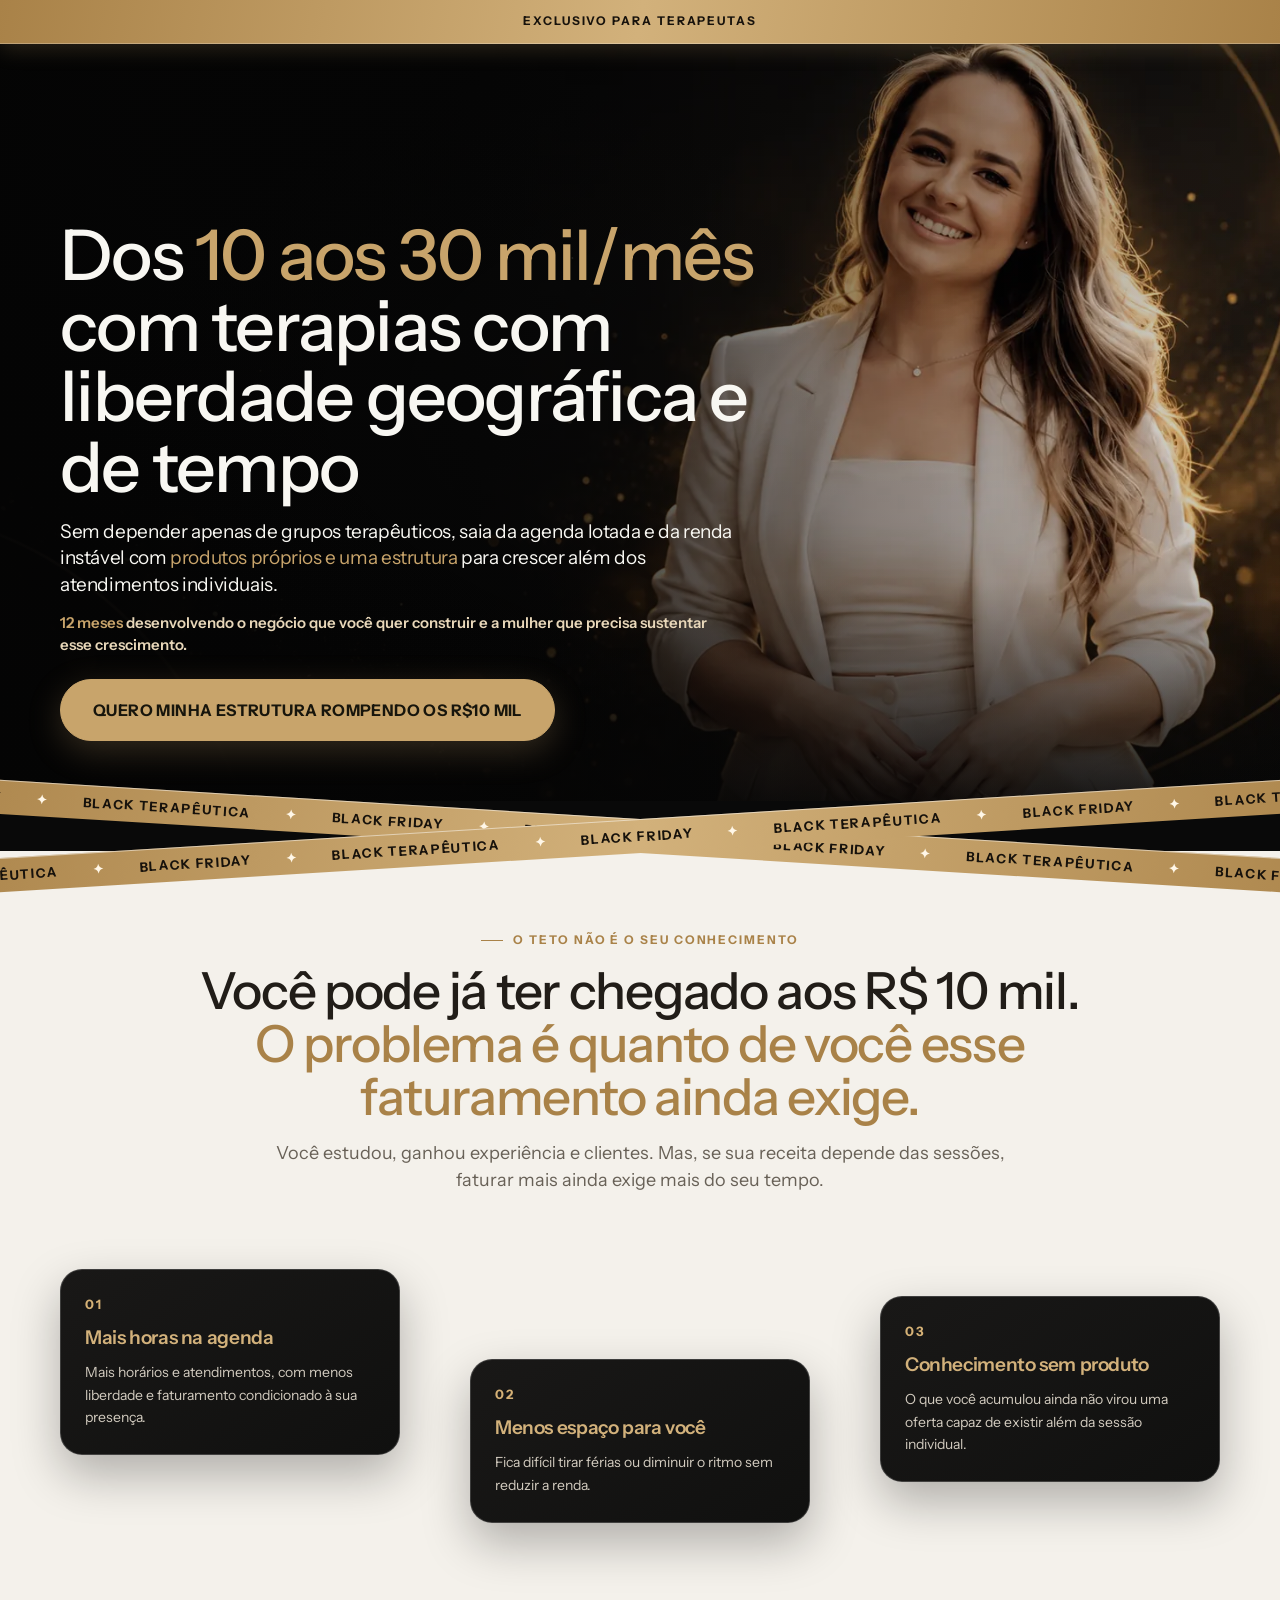
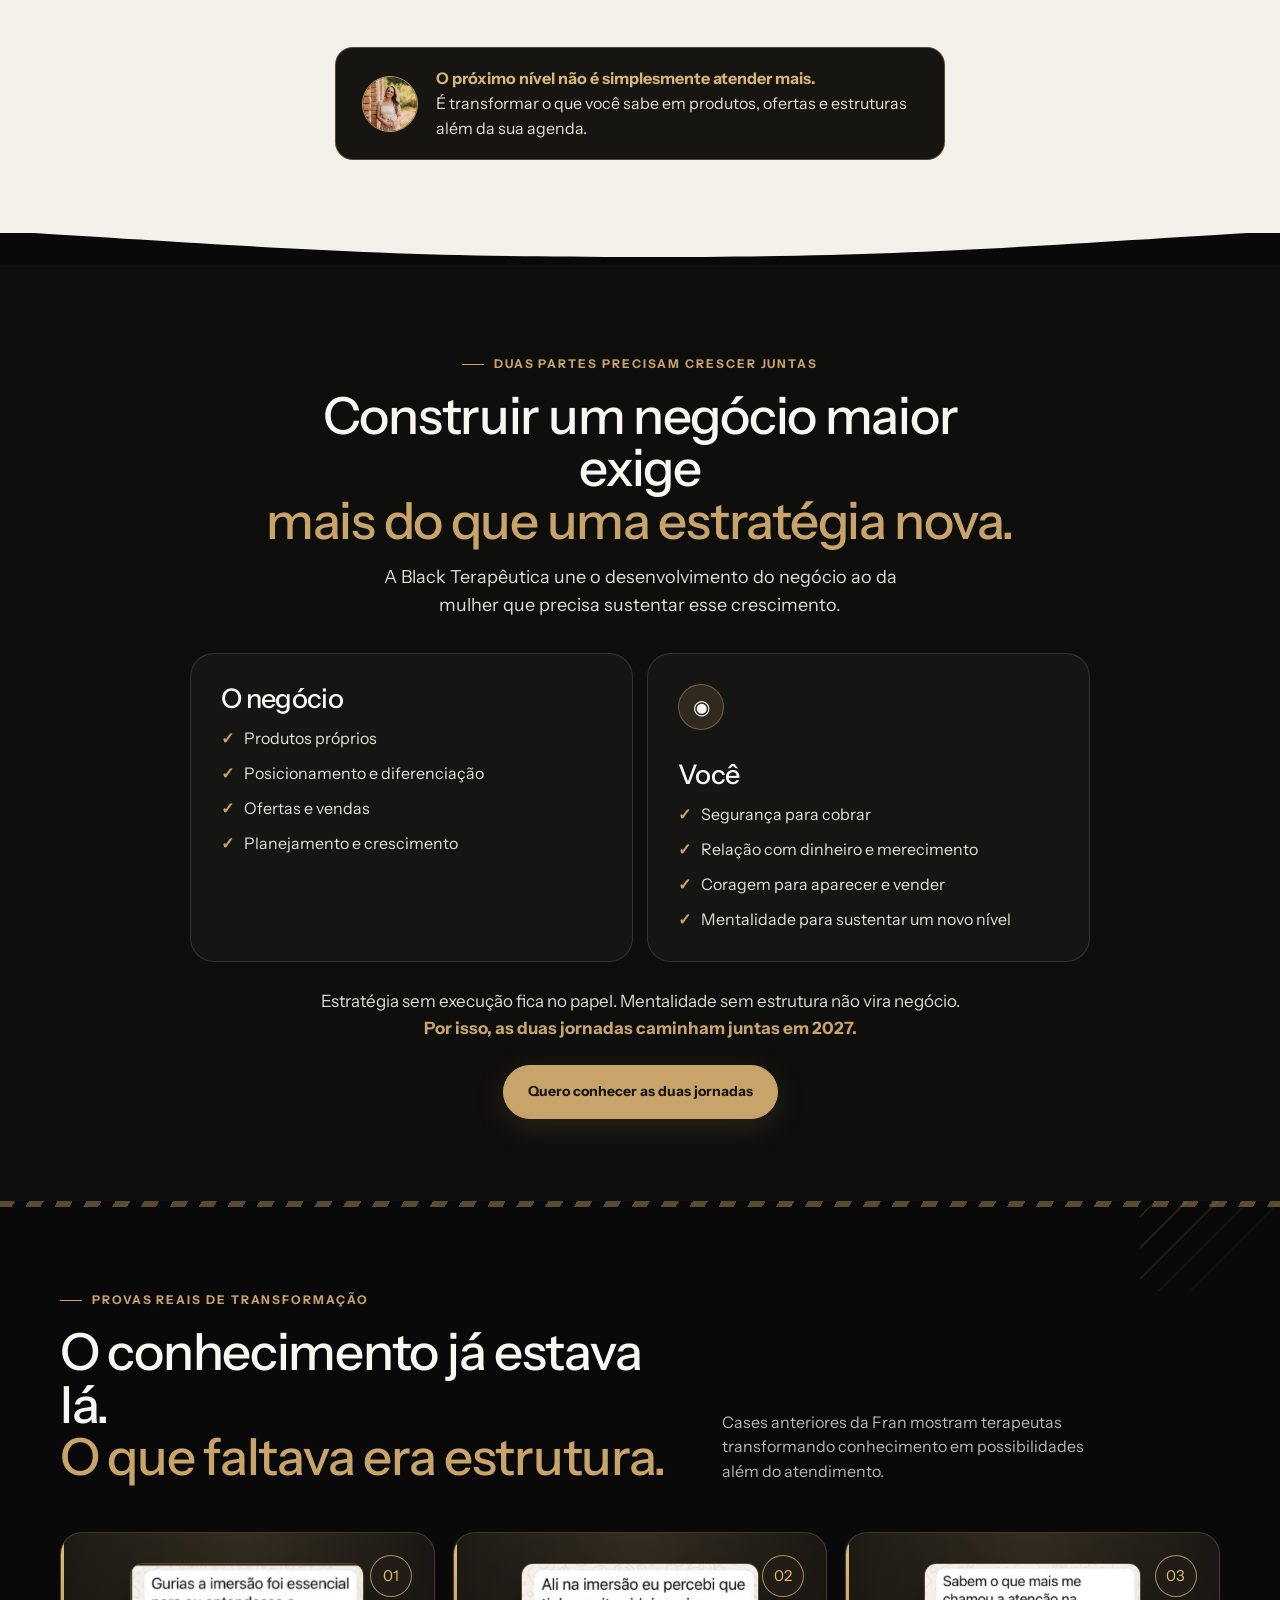
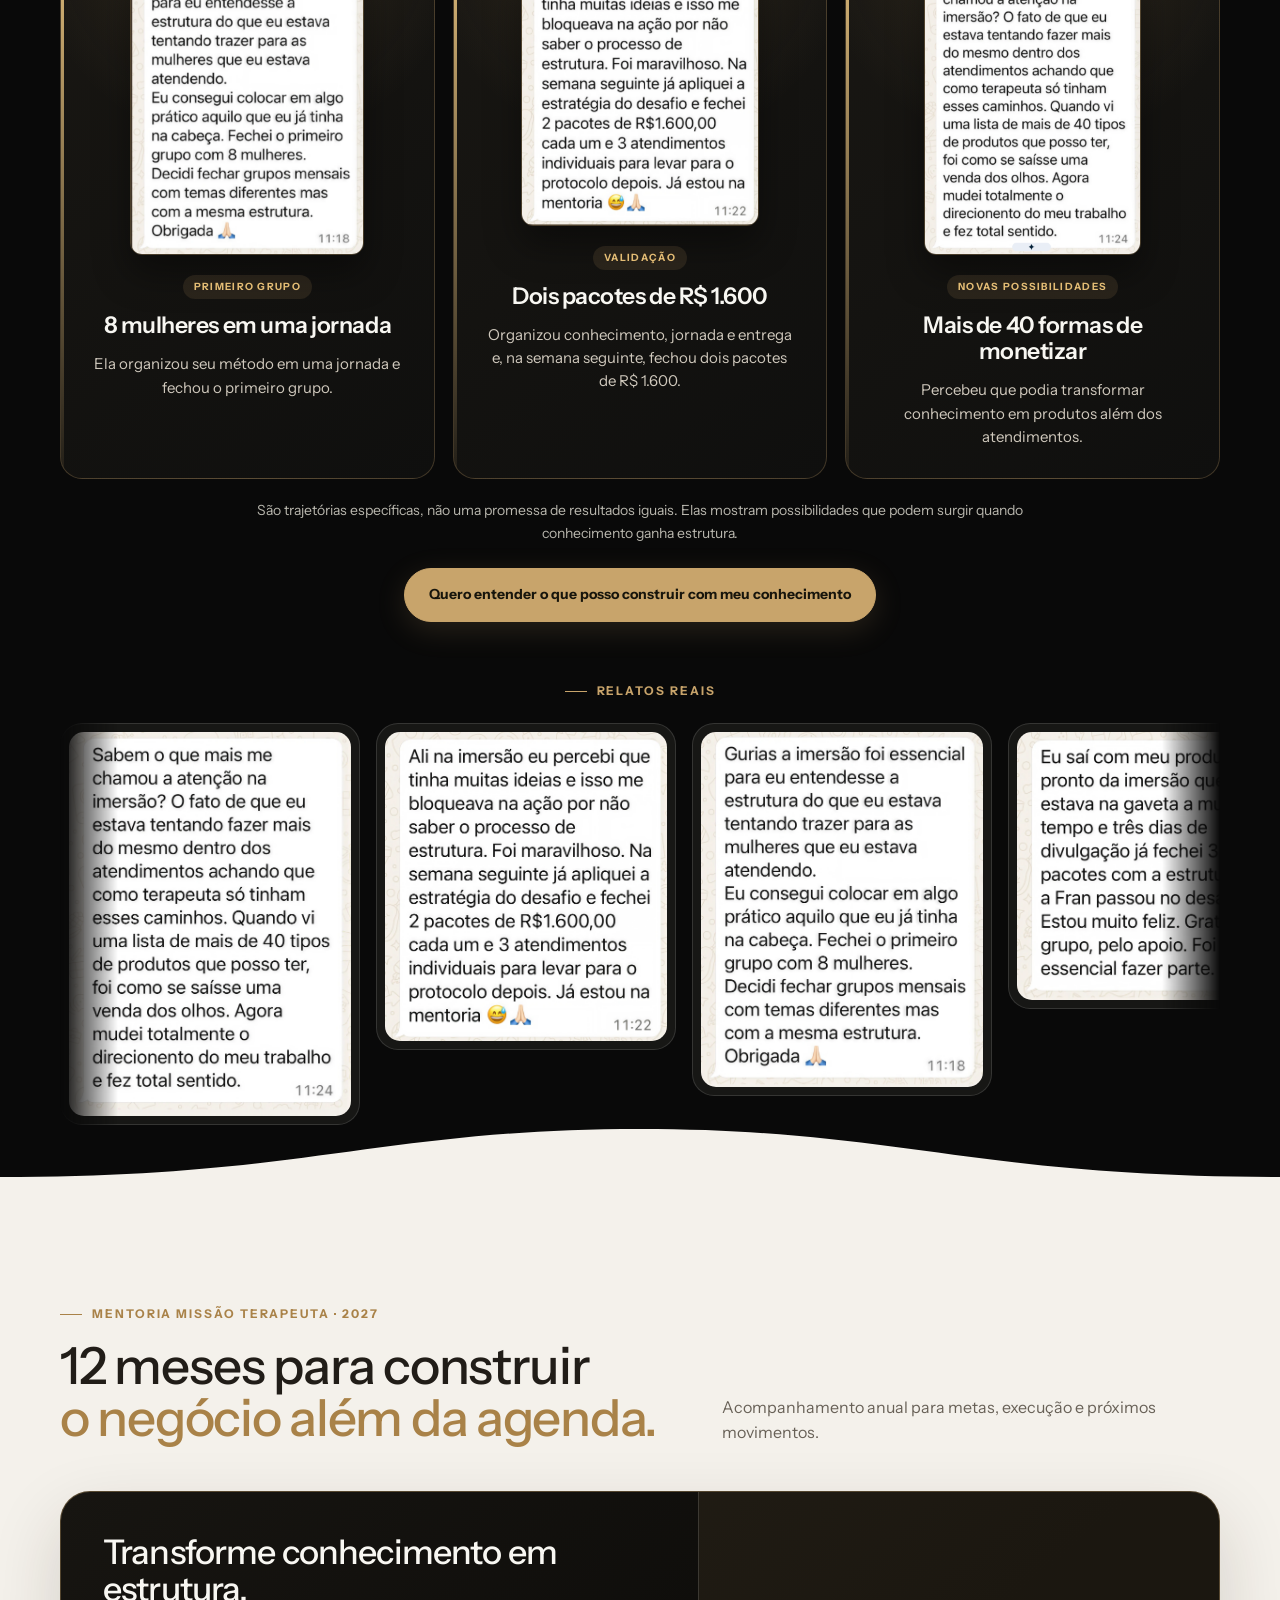
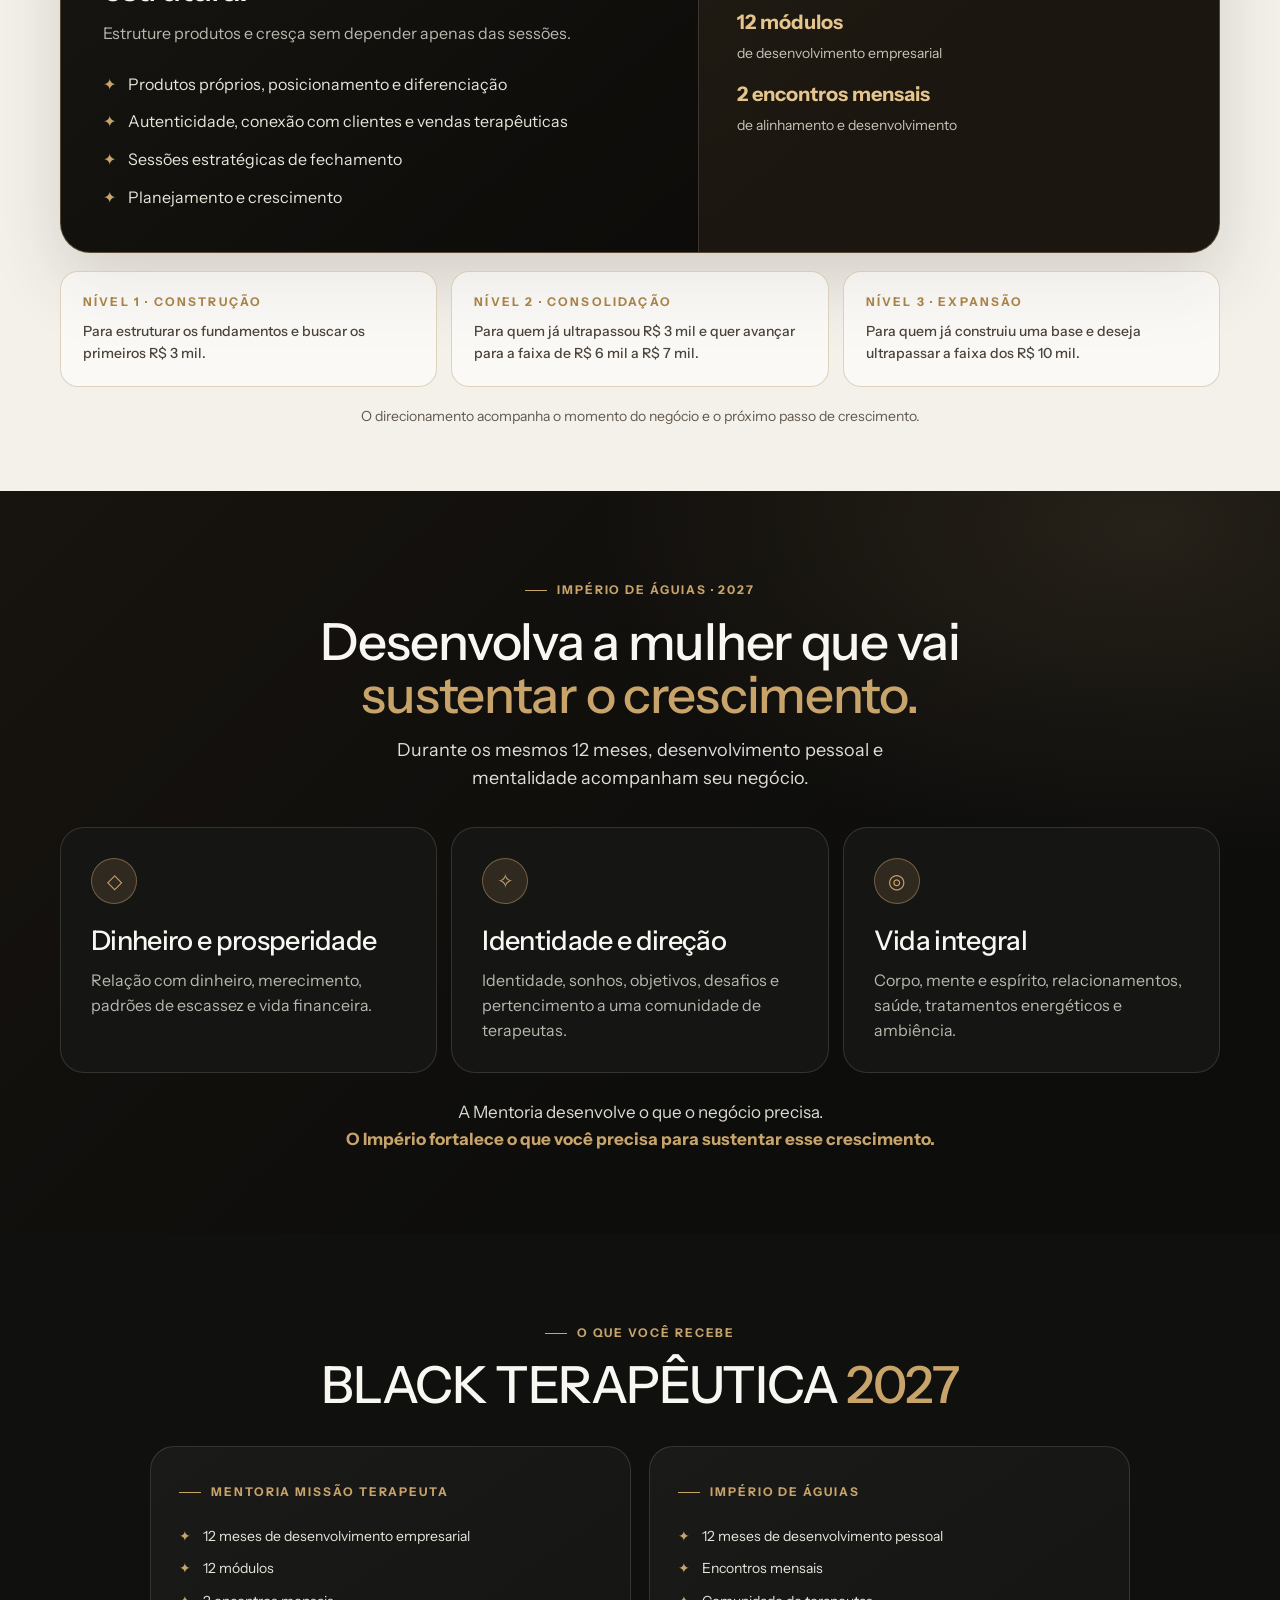
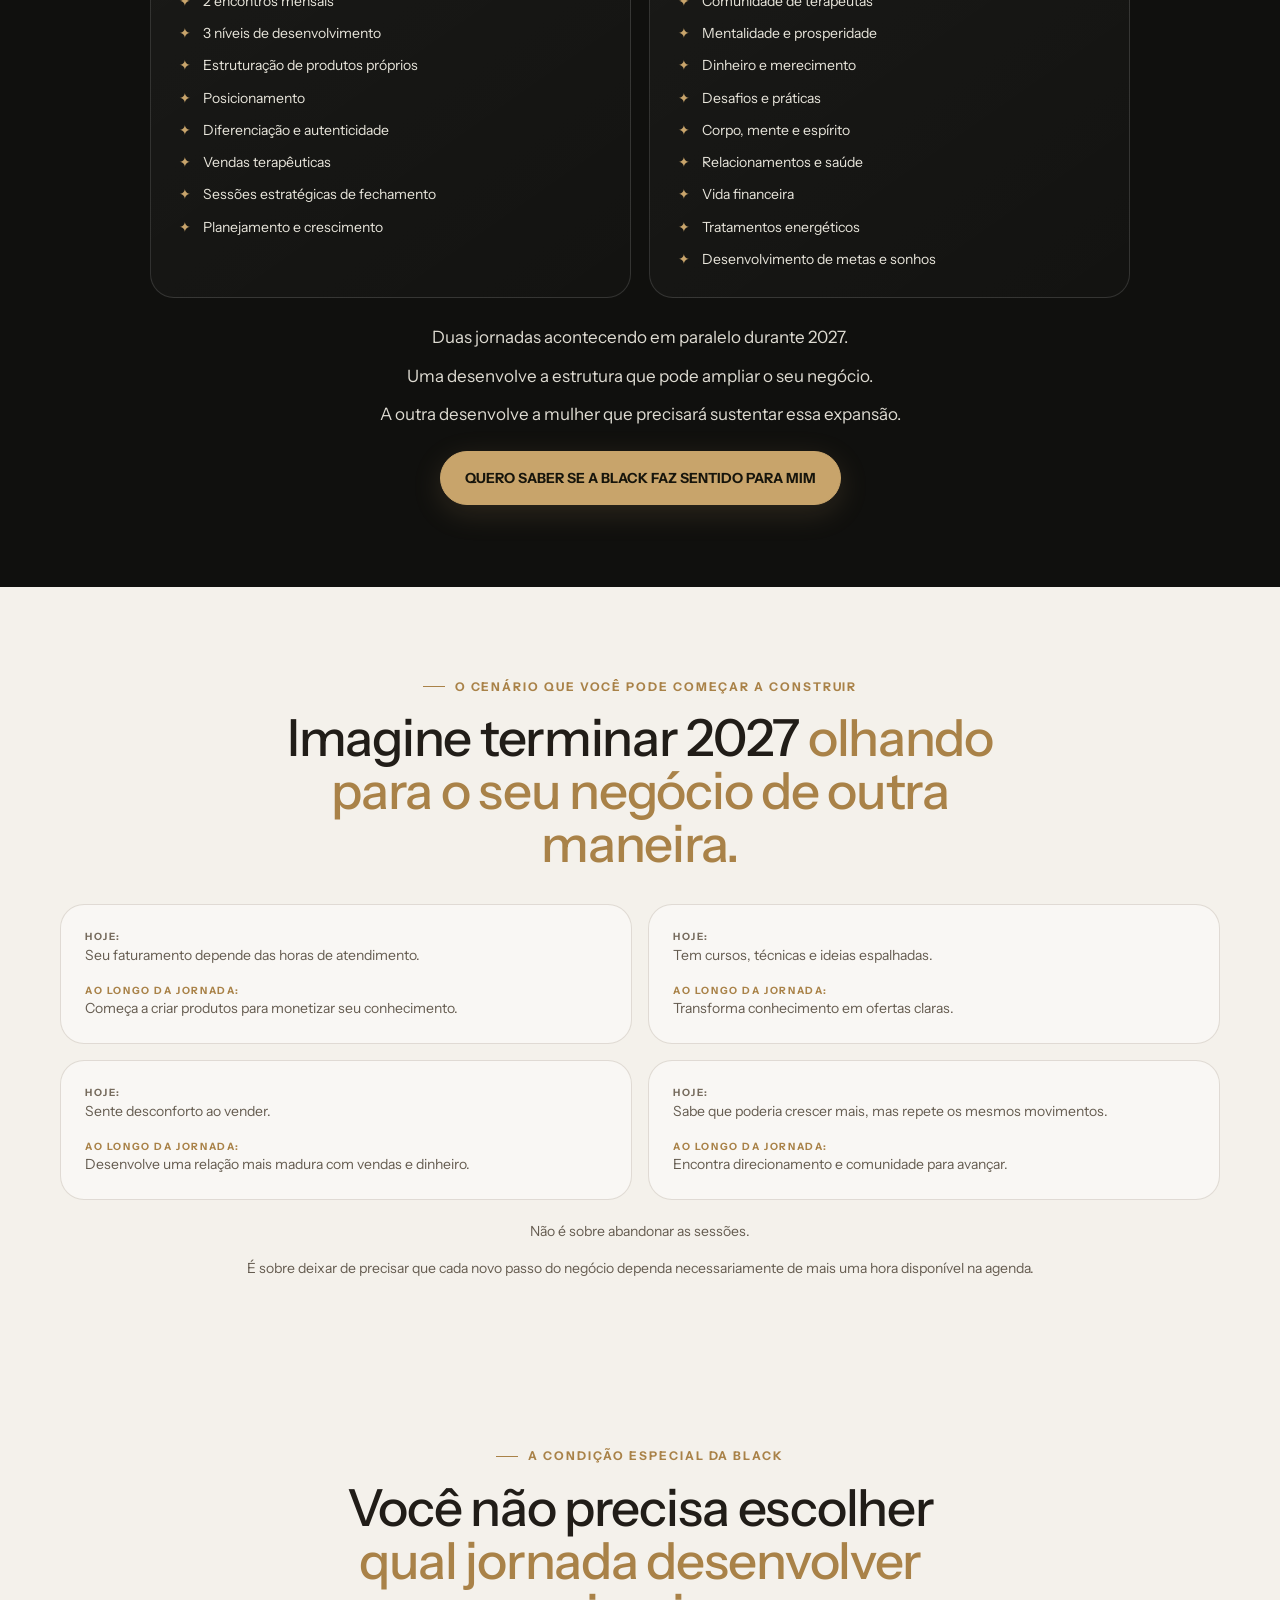
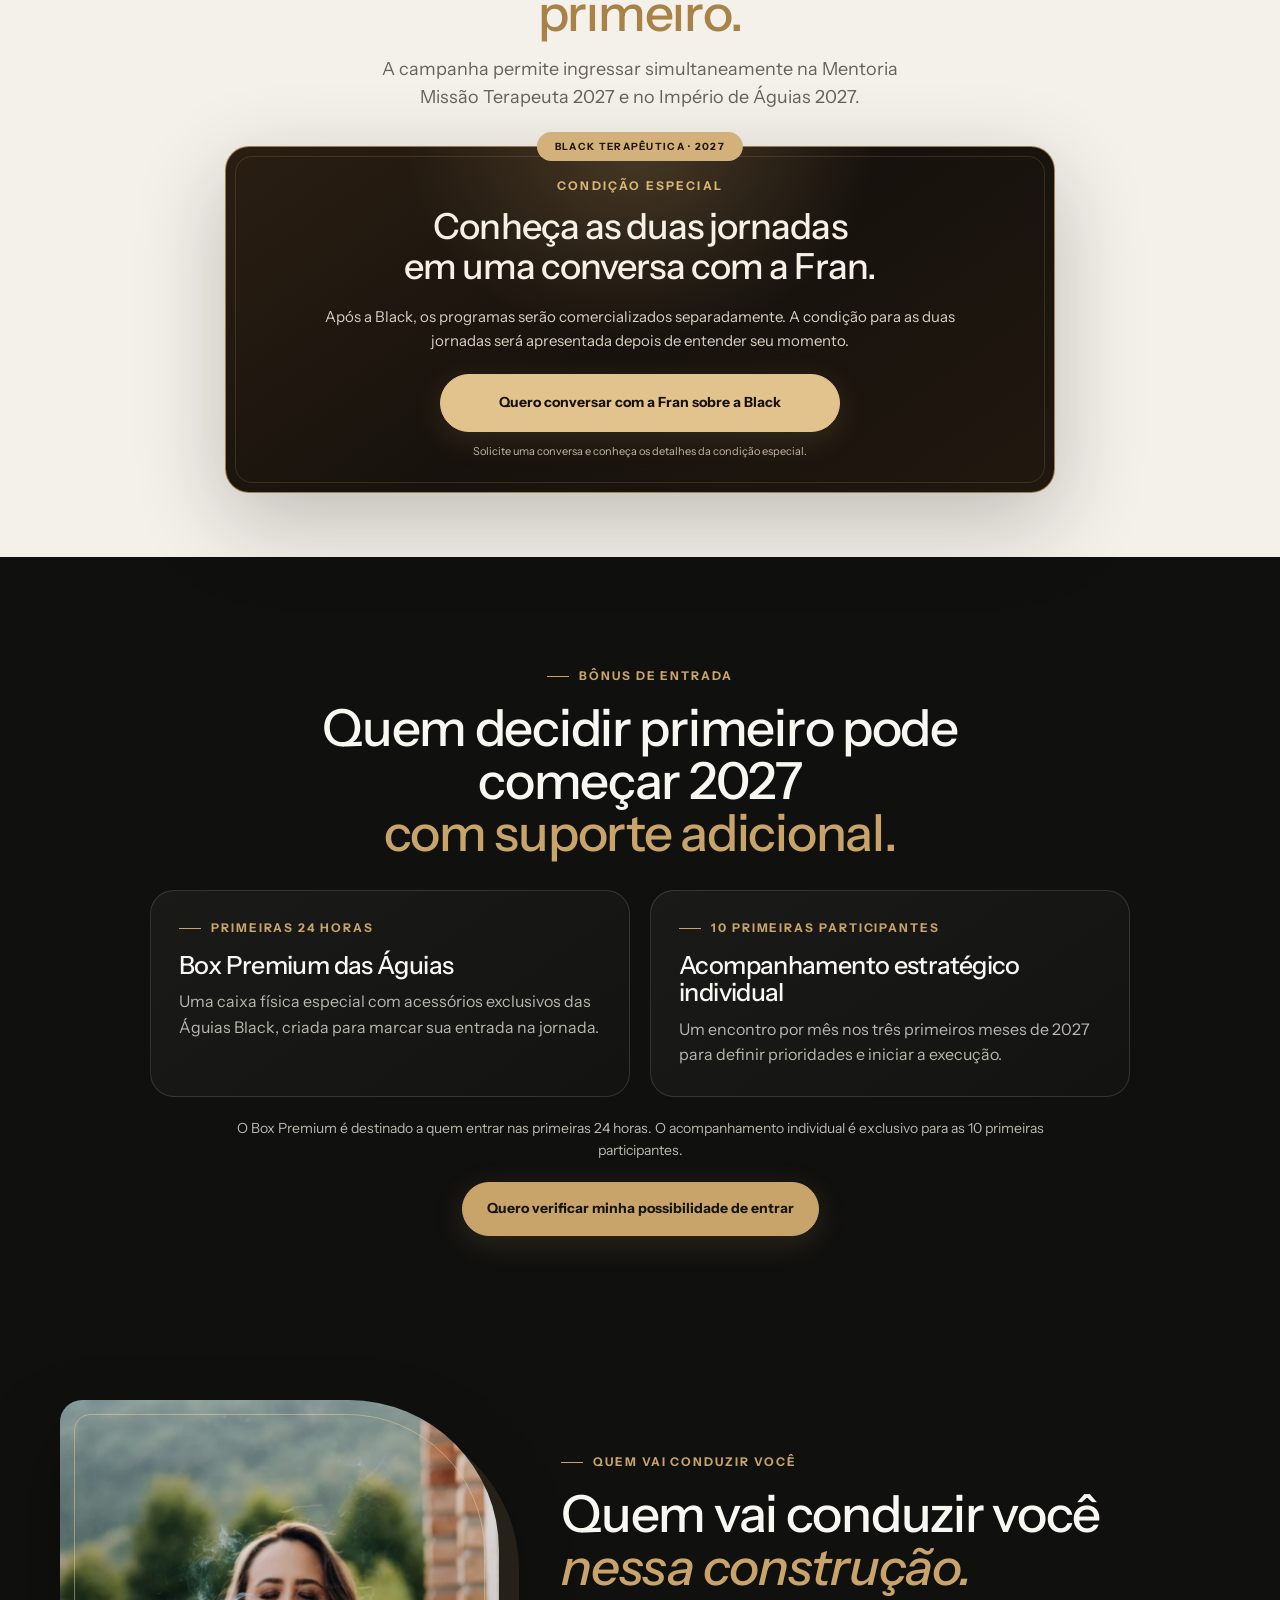
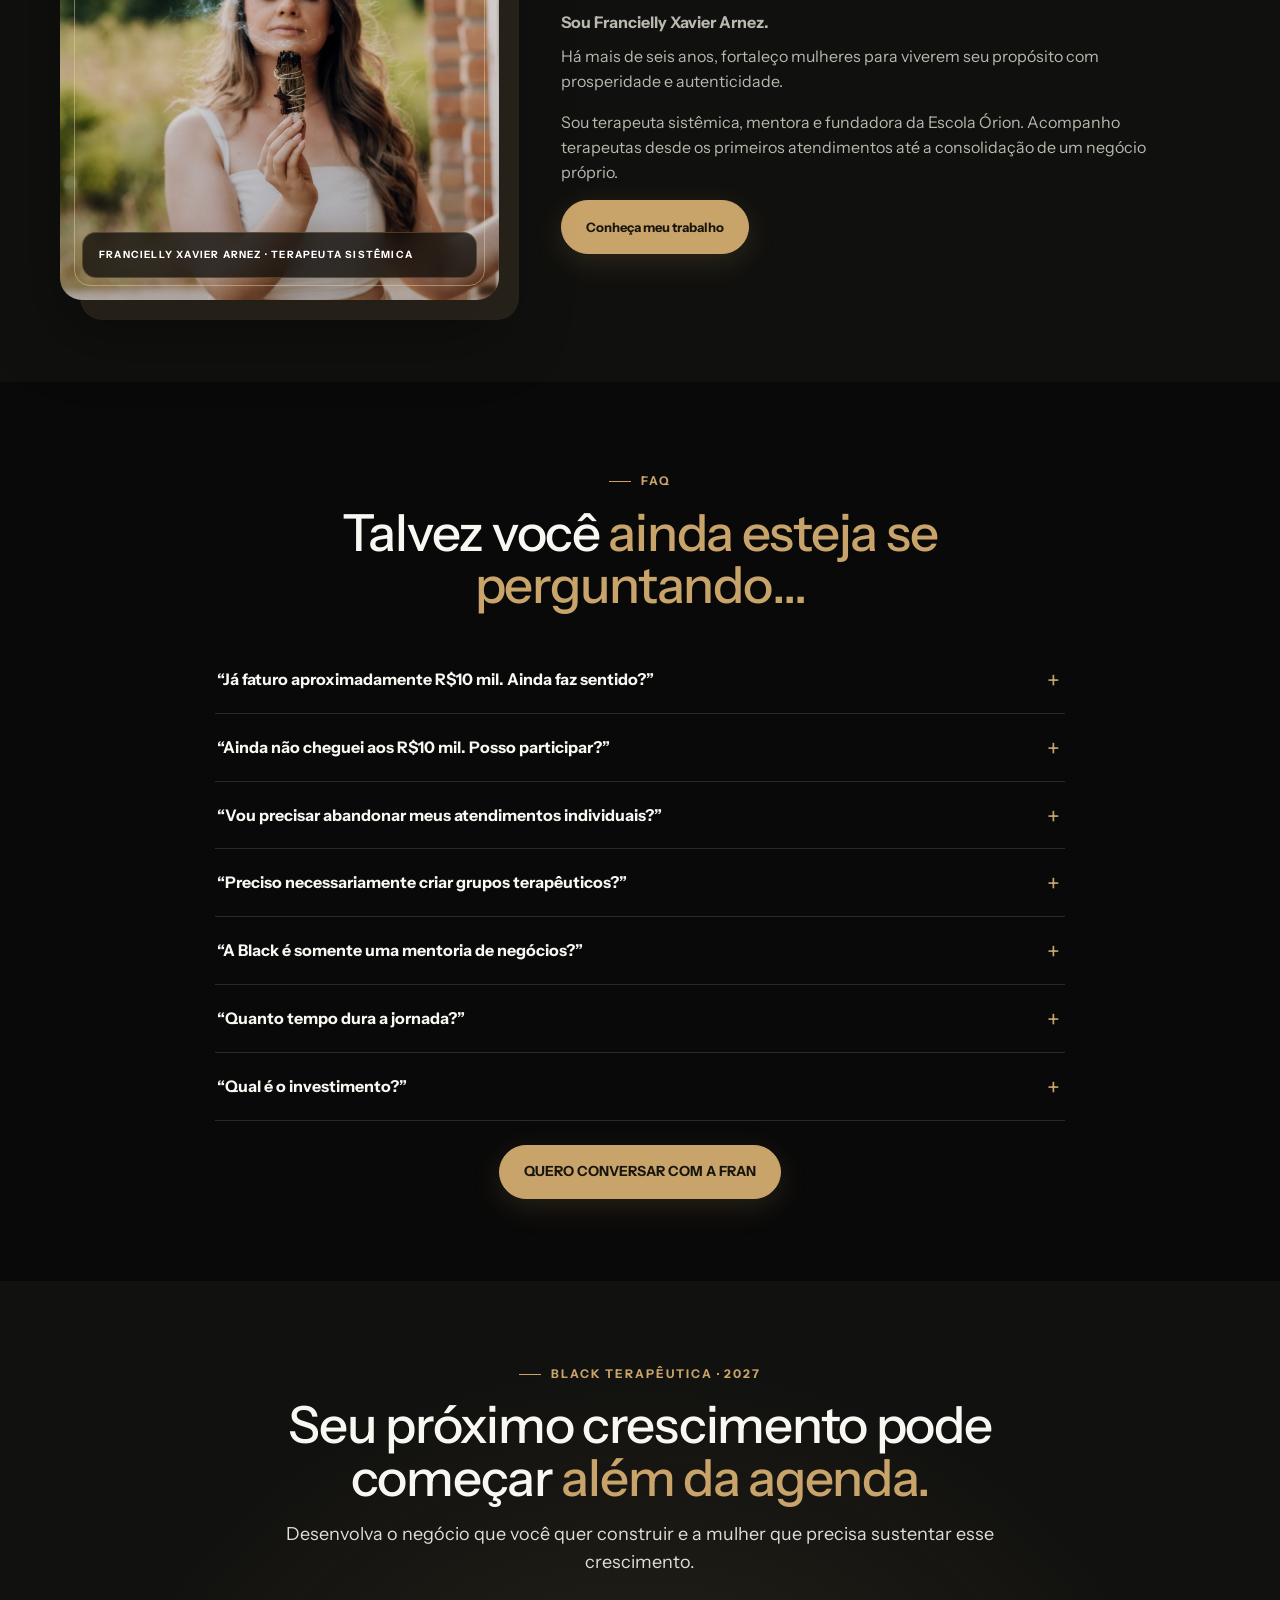
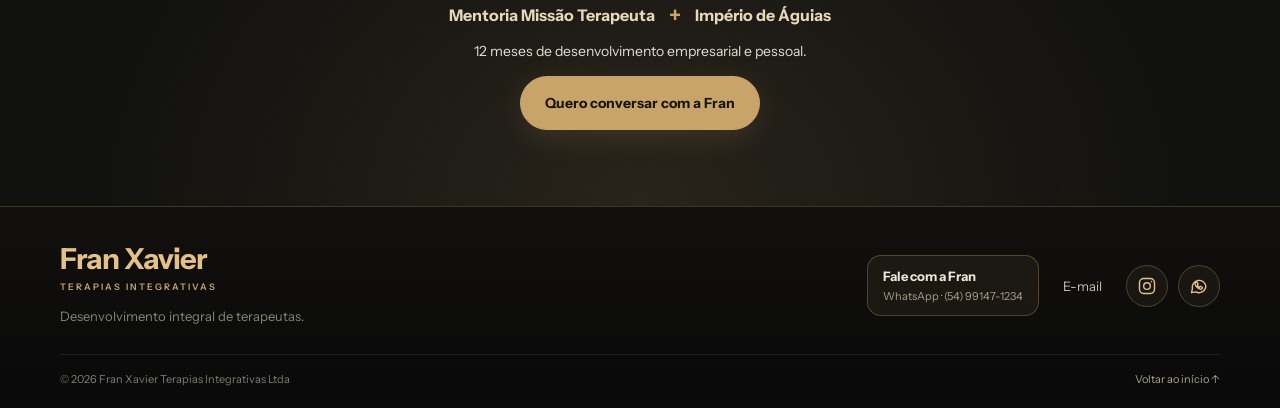
<file: index.html>
<!doctype html>
<html lang="pt-BR">
<head>
  <meta charset="utf-8">
  
  <link rel="canonical" href="https://franxavierterapias.com.br/black-2026/">
  <meta property="og:type" content="website">
  <meta property="og:locale" content="pt_BR">
  <meta property="og:title" content="Black Terapêutica | Fran Xavier">
  <meta property="og:description" content="Black Terapêutica reúne 12 meses de Mentoria Missão Terapeuta e Império de Águias para terapeutas que querem estruturar o negócio além dos atendimentos individuais.">
  <meta property="og:url" content="https://franxavierterapias.com.br/black-2026/">
  <meta property="og:image" content="https://franxavierterapias.com.br/black-2026/assets/hero-black-otimizada.webp">
  <meta name="twitter:card" content="summary_large_image">
  <link rel="preload" as="image" href="./assets/hero-black-otimizada.webp" fetchpriority="high">
  <script type="application/ld+json">{"@context":"https://schema.org","@type":"WebPage","name":"Black Terapêutica | Fran Xavier","description":"Black Terapêutica reúne 12 meses de Mentoria Missão Terapeuta e Império de Águias para terapeutas que querem estruturar o negócio além dos atendimentos individuais.","url":"https://franxavierterapias.com.br/black-2026/","inLanguage":"pt-BR"}</script>
  <meta name="viewport" content="width=device-width, initial-scale=1">
  <meta name="theme-color" content="#090909">
  <meta name="description" content="Black Terapêutica reúne 12 meses de Mentoria Missão Terapeuta e Império de Águias para terapeutas que querem estruturar o negócio além dos atendimentos individuais.">
  <title>Black Terapêutica | Fran Xavier</title>
  <link rel="preconnect" href="https://fonts.googleapis.com">
  <link rel="preconnect" href="https://fonts.gstatic.com" crossorigin>
  <link href="https://fonts.googleapis.com/css2?family=Instrument+Sans:wght@400;500;600;700&display=swap" rel="stylesheet">
  <style>
    :root{--black:#090909;--panel:#11110f;--panel2:#171713;--white:#f8f7f2;--muted:#b9b7ae;--gold:#c8a46b;--gold2:#a98248;--line:rgba(255,255,255,.13);--max:1160px;--radius:24px}
    *{box-sizing:border-box}html{scroll-behavior:smooth}body{margin:0;background:var(--black);color:var(--white);font-family:'Instrument Sans',sans-serif;line-height:1.55}a{color:inherit;text-decoration:none}button{font:inherit}.wrap{width:min(var(--max),calc(100% - 48px));margin:auto}.eyebrow{display:inline-flex;align-items:center;gap:10px;color:var(--gold);font-size:12px;font-weight:700;letter-spacing:.16em;text-transform:uppercase}.eyebrow:before{content:'';width:22px;height:1px;background:currentColor}h1,h2,h3,p{margin-top:0}h1,h2,h3{font-family:'Instrument Sans',sans-serif;font-weight:400;letter-spacing:-.025em}h1{font-size:clamp(48px,6.3vw,82px);line-height:.98;margin:20px 0}h2{font-size:clamp(39px,4.5vw,61px);line-height:1.01;margin:16px 0}h3{font-size:27px;line-height:1.1;margin-bottom:12px}.lead{font-size:18px;color:#e0ded6;max-width:570px}.muted{color:var(--muted)}.gold{color:var(--gold)}.btn{display:inline-flex;align-items:center;justify-content:center;gap:10px;min-height:54px;padding:0 24px;border-radius:999px;background:var(--gold);color:#17150c;font-weight:700;border:1px solid var(--gold);transition:.25s transform,.25s background,.25s box-shadow;box-shadow:0 8px 30px rgba(200,164,107,.16)}.btn:hover{transform:translateY(-2px);background:#d8b985;box-shadow:0 12px 38px rgba(200,164,107,.25)}.btn-outline{background:transparent;color:var(--white);border-color:rgba(255,255,255,.28);box-shadow:none}.btn-outline:hover{background:rgba(255,255,255,.08)}.btn-small{min-height:44px;padding:0 19px;font-size:14px}.topbar{height:78px;position:absolute;inset:0 0 auto;z-index:5;border-bottom:1px solid rgba(255,255,255,.09)}.nav{height:100%;display:flex;align-items:center;justify-content:space-between}.brand{font-family:'Instrument Sans',sans-serif;font-weight:700;letter-spacing:-.04em;font-size:17px;display:flex;align-items:center;gap:10px}.brand-mark{width:34px;height:34px;border:1px solid var(--gold);border-radius:50%;display:grid;place-items:center;color:var(--gold);font-size:14px}.navlinks{display:flex;gap:30px;color:#d0cec6;font-size:14px}.navlinks a:hover{color:var(--gold)}.hero{min-height:760px;display:flex;align-items:center;position:relative;overflow:hidden;background:#080808 url('./assets/hero-black-otimizada.webp') center 38%/cover no-repeat}.hero:before{content:'';position:absolute;inset:0;background:linear-gradient(90deg,rgba(5,5,5,.98) 0%,rgba(5,5,5,.90) 35%,rgba(5,5,5,.38) 68%,rgba(5,5,5,.12) 100%),linear-gradient(0deg,#090909 0%,transparent 30%)}.hero:after{content:'';position:absolute;inset:0;background:radial-gradient(ellipse at 76% 48%,transparent 10%,rgba(0,0,0,.1) 48%,rgba(0,0,0,.32) 100%);pointer-events:none}.hero-content{position:relative;z-index:1;padding:132px 0 92px;max-width:650px}.hero h1 em{font-style:italic;color:var(--gold)}.hero .lead{margin-bottom:28px}.hero-note{display:flex;align-items:center;gap:12px;color:#d0cec6;font-size:13px;margin-top:20px}.spark{color:var(--gold);font-size:18px}.hero-kicker{display:inline-block;color:var(--white);background:rgba(200,164,107,.16);border:1px solid rgba(200,164,107,.52);border-radius:99px;padding:7px 13px;font-size:11px;font-weight:700;letter-spacing:.12em;text-transform:uppercase}.trustline{border-top:1px solid var(--line);border-bottom:1px solid var(--line);background:#0d0d0c}.trustitems{display:grid;grid-template-columns:repeat(3,1fr);padding:23px 0;gap:18px}.trustitem{display:flex;align-items:center;justify-content:center;gap:12px;text-align:left;font-size:14px;color:#e2e0d9}.trusticon{width:36px;height:36px;border-radius:50%;display:grid;place-items:center;color:var(--gold);border:1px solid rgba(200,164,107,.3);font-size:16px}.section{padding:104px 0}.section-tight{padding:78px 0}.center{text-align:center}.center .lead{margin-left:auto;margin-right:auto}.section-heading{max-width:760px;margin:0 auto 48px}.section-heading .eyebrow{justify-content:center}.cards{display:grid;grid-template-columns:repeat(3,1fr);gap:16px}.card{border:1px solid var(--line);border-radius:var(--radius);padding:27px;background:linear-gradient(145deg,rgba(255,255,255,.045),rgba(255,255,255,.015));min-height:220px}.card .number{color:var(--gold);font-size:13px;font-weight:700;letter-spacing:.12em;margin-bottom:26px}.card p{color:var(--muted);margin:0}.pain-section{background:#10100e}.pain-section .card{background:#151512}.bridge{display:grid;grid-template-columns:.9fr 1.1fr;gap:70px;align-items:center}.bridge-visual{position:relative;min-height:400px;border-radius:32px;overflow:hidden;background:linear-gradient(145deg,#282315,#0d0d0d 63%);border:1px solid rgba(200,164,107,.2);padding:38px;display:flex;align-items:end}.bridge-visual:before,.bridge-visual:after{content:'';position:absolute;border:1px solid rgba(200,164,107,.35);border-radius:50%;width:310px;height:310px;right:-58px;top:-30px}.bridge-visual:after{width:230px;height:230px;right:-15px;top:12px}.quote{position:relative;z-index:1;font-family:'Instrument Sans',sans-serif;font-size:clamp(29px,3.5vw,43px);line-height:1.05;font-weight:400;max-width:390px}.bridge-copy p{color:var(--muted);font-size:17px}.checklist{list-style:none;padding:0;margin:25px 0 0;display:grid;gap:14px}.checklist li{display:flex;gap:12px;color:#e5e2d8}.checklist li:before{content:'✓';color:var(--gold);font-weight:800}.method-section{background:#0e0e0d}.method-grid{display:grid;grid-template-columns:repeat(3,1fr);gap:14px}.method-card{border-radius:var(--radius);padding:30px;border:1px solid var(--line);background:#151513;min-height:252px}.method-card .icon{width:46px;height:46px;border-radius:50%;display:grid;place-items:center;color:var(--white);background:rgba(200,164,107,.15);border:1px solid rgba(200,164,107,.45);font-size:20px;margin-bottom:30px}.method-card p{color:var(--muted);margin:0}.method-bottom{margin:32px auto 0;max-width:780px;text-align:center;color:#dedbd2;font-size:18px}.offer-intro{display:grid;grid-template-columns:1fr .8fr;gap:40px;align-items:end;margin-bottom:38px}.offer-box{border:1px solid rgba(200,164,107,.38);border-radius:30px;overflow:hidden;background:linear-gradient(140deg,#171611,#0d0d0c 68%);display:grid;grid-template-columns:1.1fr .9fr}.offer-main{padding:42px}.offer-main h3{font-size:34px}.offer-main>p{color:var(--muted)}.included{display:grid;gap:13px;margin:26px 0 0;padding:0;list-style:none}.included li{display:flex;gap:12px;color:#e8e5db}.included li:before{content:'✦';color:var(--gold)}.offer-aside{border-left:1px solid var(--line);padding:38px;background:rgba(200,164,107,.045);display:flex;flex-direction:column;justify-content:center}.price-old{text-decoration:line-through;color:#aaa69a;font-size:17px}.price{font-family:'Instrument Sans',sans-serif;font-size:64px;line-height:1;font-weight:400;color:var(--gold);letter-spacing:-.03em;margin:7px 0}.price-caption{color:var(--muted);font-size:13px;margin-bottom:22px}.bonus{border-radius:17px;padding:17px;background:rgba(200,164,107,.07);border:1px solid rgba(200,164,107,.2);margin:10px 0}.bonus strong{color:var(--gold);display:block;margin-bottom:4px}.offer-foot{font-size:12px;color:var(--muted);margin:14px 0 0}.founder{background:#10100e}.founder-grid{display:grid;grid-template-columns:.8fr 1.2fr;gap:62px;align-items:center}.founder-photo{min-height:470px;border-radius:30px;background:linear-gradient(0deg,rgba(0,0,0,.22),transparent),url('./assets/francielly-sobre.webp') center 25%/cover no-repeat;position:relative;overflow:hidden}.founder-photo:after{content:'FRAN XAVIER';position:absolute;bottom:20px;left:24px;color:#fff;font-weight:700;letter-spacing:.16em;font-size:12px}.founder-copy p{color:var(--muted);font-size:16px}.faq-list{max-width:850px;margin:0 auto}.faq-item{border-bottom:1px solid var(--line)}.faq-item summary{list-style:none;cursor:pointer;padding:21px 48px 21px 2px;font-weight:700;position:relative}.faq-item summary::-webkit-details-marker{display:none}.faq-item summary:after{content:'+';position:absolute;right:5px;top:16px;color:var(--gold);font-size:24px;font-weight:400}.faq-item[open] summary:after{content:'−'}.faq-item p{color:var(--muted);padding:0 45px 20px 2px;margin:0}.final-cta{padding:92px 0;background:radial-gradient(ellipse at 50% 100%,rgba(200,164,107,.13),transparent 60%),#11110f;text-align:center}.final-cta h2{max-width:760px;margin:16px auto}.final-cta .lead{margin:0 auto 27px}.footer{padding:28px 0;color:#aaa79e;font-size:13px;border-top:1px solid var(--line)}.footer-inner{display:flex;align-items:center;justify-content:space-between;gap:20px}.footer a:hover{color:var(--gold)}.mobile-cta{display:none}
    .hero{padding-top:46px}.black-friday{height:46px;position:absolute;z-index:6;inset:0 0 auto;overflow:hidden;background:linear-gradient(100deg,#a98248,#d2b17b 48%,#a98248);color:#090909;display:flex;align-items:center;box-shadow:0 5px 22px rgba(200,164,107,.2);border-bottom:1px solid rgba(255,255,255,.25)}.ticker{display:flex;width:max-content;animation:ticker 20s linear infinite;white-space:nowrap;will-change:transform}.ticker span{font-size:13px;font-weight:700;letter-spacing:.17em;text-transform:uppercase;padding:0 20px}.ticker span:after{content:'✦';margin-left:38px;color:#fff8e9}.black-friday:hover .ticker{animation-play-state:paused}.topbar{display:none}.hero-content{padding-top:150px}.hero-price{display:none}.hero-kicker{animation:fadeUp .8s both}.hero h1{animation:fadeUp .85s .08s both}.hero .lead{animation:fadeUp .85s .17s both}.hero-content>.btn{animation:fadeUp .85s .26s both}.hero-note{animation:fadeUp .85s .34s both}.hero:after{animation:glow 7s ease-in-out infinite alternate}.trustline{background:linear-gradient(100deg,#a98248,#d2b17b 48%,#a98248);border-top:1px solid rgba(255,255,255,.26);border-bottom:1px solid rgba(0,0,0,.25);color:#17130d}.trustitem{color:#17130d;font-weight:600}.trusticon{color:#17130d;border-color:rgba(23,19,13,.36);background:rgba(255,255,255,.12);transition:transform .35s,background .35s}.trustitem:hover .trusticon{transform:translateY(-3px) rotate(-8deg);background:rgba(255,255,255,.24)}.card{transition:transform .35s,border-color .35s,background .35s}.card:hover{transform:translateY(-6px);border-color:rgba(200,164,107,.45);background:linear-gradient(145deg,rgba(200,164,107,.09),rgba(255,255,255,.02))}.bridge-visual:before,.bridge-visual:after{animation:orbit 26s linear infinite}.bridge-visual:after{animation-direction:reverse;animation-duration:32s}.method-card{transition:transform .35s,border-color .35s}.method-card:hover{transform:translateY(-6px);border-color:rgba(200,164,107,.5)}.method-card .icon{transition:transform .45s}.method-card:hover .icon{transform:rotate(12deg) scale(1.06)}.bonus{transition:transform .3s}.bonus:hover{transform:translateX(5px)}.testimonial-section{background:#10100e;overflow:hidden}.testimonials{display:grid;grid-template-columns:repeat(4,minmax(0,1fr));gap:16px}.testimonial{padding:8px;border:1px solid var(--line);border-radius:22px;background:#171715;overflow:hidden;transition:transform .35s,border-color .35s}.testimonial:hover{transform:translateY(-7px) scale(1.01);border-color:rgba(200,164,107,.48)}.testimonial img{display:block;width:100%;height:auto;border-radius:15px}.testimonial-label{text-align:center;color:var(--muted);font-size:12px;padding:12px 6px 5px}.testimonials-track{animation:drift 36s ease-in-out infinite alternate}.testimonial-section:hover .testimonials-track{animation-play-state:paused}.reveal{opacity:0;transform:translateY(22px);transition:opacity .75s ease,transform .75s ease}.reveal.is-visible{opacity:1;transform:none}@keyframes ticker{to{transform:translateX(-50%)}}@keyframes fadeUp{from{opacity:0;transform:translateY(18px)}to{opacity:1;transform:none}}@keyframes orbit{to{transform:rotate(360deg)}}@keyframes glow{from{opacity:.65}to{opacity:1}}@keyframes drift{from{transform:translateX(0)}to{transform:translateX(-12px)}}
    @media(max-width:800px){.black-friday{height:40px}.ticker span{font-size:11px;padding:0 14px}.ticker span:after{margin-left:26px}.hero{padding-top:40px}.hero-content{padding-top:116px}.testimonials{grid-template-columns:repeat(2,minmax(0,1fr))}.testimonials-track{animation:none}}
    @media(max-width:420px){h1{font-size:44px}.hero{min-height:720px}.btn{width:100%}.hero-content{padding-top:112px}.bridge-visual{min-height:260px;padding:24px}.testimonials{grid-template-columns:1fr 1fr;gap:9px}.testimonial{padding:5px;border-radius:15px}.testimonial img{border-radius:11px}}
    /* Revisão visual da terceira dobra, prova social e oferta */
    .bridge-visual{min-height:510px;background:linear-gradient(0deg,rgba(8,8,8,.72),rgba(8,8,8,.05) 72%),url('./assets/francielly.webp') center 28%/cover no-repeat;box-shadow:0 28px 80px rgba(0,0,0,.3)}
    .bridge-visual:before,.bridge-visual:after{z-index:0;pointer-events:none}.bridge-visual .quote{padding:20px 22px;border-radius:18px;background:rgba(8,8,8,.62);backdrop-filter:blur(8px);border:1px solid rgba(200,164,107,.3)}
    .offer-section{background:#f4f1eb;color:#211d18}.offer-section .lead,.offer-section .muted{color:#686157}.offer-section .eyebrow,.offer-section .gold{color:#a98248}.offer-section .section-heading h2{color:#211d18}.offer-section .offer-box{color:#f8f7f2;background:linear-gradient(140deg,#171511,#0c0b09 68%);box-shadow:0 28px 70px rgba(44,34,20,.16)}.offer-section .offer-aside{background:rgba(200,164,107,.08)}
    .price-intro{font-size:13px;color:#d5c4a6;text-transform:uppercase;letter-spacing:.16em;font-weight:700}.price{font-size:clamp(68px,8vw,92px);letter-spacing:-.045em}.price-caption{font-size:14px}.price-saving{display:inline-flex;align-items:center;gap:7px;width:max-content;border:1px solid rgba(200,164,107,.36);border-radius:99px;padding:7px 12px;color:#e8d7b9;font-size:12px;margin:0 0 14px}
    .testimonial-window{overflow:hidden;position:relative;mask-image:linear-gradient(90deg,transparent,#000 5%,#000 95%,transparent);-webkit-mask-image:linear-gradient(90deg,transparent,#000 5%,#000 95%,transparent)}.testimonials-track{display:flex;gap:0;width:max-content;animation:review-scroll 42s linear infinite}.testimonial-window:hover .testimonials-track{animation-play-state:paused}.testimonial{width:clamp(230px,24vw,300px);flex:0 0 auto;margin-right:16px}.testimonial img{height:clamp(300px,35vw,390px);width:100%;object-fit:cover;object-position:top;border-radius:15px}.testimonial-label{font-size:12px}.testimonial-section .lead{color:var(--muted)}@keyframes review-scroll{to{transform:translateX(-50%)}}
    @media(max-width:800px){.bridge-visual{min-height:410px;background-position:56% 25%;padding:20px}.bridge-visual .quote{font-size:32px;max-width:300px;padding:16px}.offer-section{padding:68px 0}.offer-section .section-heading{margin-bottom:28px}.offer-section .offer-box{grid-template-columns:1fr}.offer-section .offer-main{padding:27px}.offer-section .offer-aside{padding:25px;border-left:0;border-top:1px solid var(--line)}.price{font-size:70px}.testimonial-window{margin:0 -18px}.testimonials-track{animation-duration:32s}.testimonial{width:235px;margin-right:12px}.testimonial img{height:315px}.testimonials{display:flex;gap:12px}}
    @media(max-width:420px){.bridge-visual{min-height:360px;background-position:57% 22%}.bridge-visual .quote{font-size:29px}.testimonial{width:205px}.testimonial img{height:275px}}
    @media(prefers-reduced-motion:reduce){.testimonials-track{animation:none!important}}
    @media(min-width:801px){.bridge-visual{min-height:510px}.offer-section{padding-top:90px;padding-bottom:90px}.testimonials-track{animation-duration:48s}}
    .pain-path-wrap{position:relative;padding:22px 0 0}.pain-path{position:absolute;inset:0 0 auto;width:100%;height:270px;overflow:visible;pointer-events:none}.pain-path path{fill:none;stroke:rgba(200,164,107,.72);stroke-width:2;stroke-dasharray:7 11}.pain-path circle{fill:#e4c185;stroke:#815d2e;stroke-width:5}.pain-stops{position:relative;display:grid;grid-template-columns:repeat(3,minmax(0,1fr));align-items:start;gap:28px;min-height:350px}.pain-stop{width:min(100%,340px);padding:24px 24px 26px;border-radius:22px;background:linear-gradient(145deg,#191817,#10100f);border:1px solid rgba(255,255,255,.18);box-shadow:0 20px 48px rgba(0,0,0,.28);height:auto;min-height:0;align-self:start}.pain-stop:nth-child(1){margin-top:18px}.pain-stop:nth-child(2){margin:108px auto 0}.pain-stop:nth-child(3){margin:45px 0 0 auto}.pain-stop-num{display:block;color:#d5b176;font-size:13px;font-weight:700;letter-spacing:.15em;margin-bottom:12px}.pain-stop h3{font-family:'Instrument Sans',sans-serif;font-size:19px;font-weight:600;letter-spacing:-.02em;line-height:1.3;margin-bottom:10px}.pain-stop p{font-size:14px;line-height:1.6;color:var(--muted);margin:0}.pain-path-foot{display:flex;align-items:center;justify-content:center;gap:18px;margin:38px auto 0;padding:18px 26px;max-width:610px;border:1px solid rgba(200,164,107,.34);border-radius:18px;background:#171512}.pain-path-foot img{width:56px;height:56px;object-fit:cover;object-position:50% 22%;border-radius:50%;border:1px solid #c8a46b}.pain-path-foot p{margin:0;color:#e9e1d5}.pain-path-foot strong{color:#d7b477}
    .price-banner{position:relative;max-width:830px;margin:0 auto;padding:36px clamp(24px,5vw,58px) 40px;border:1px solid rgba(200,164,107,.72);border-radius:24px;background:radial-gradient(ellipse at 50% 0%,rgba(200,164,107,.24),transparent 40%),linear-gradient(145deg,#2a1e12,#17120d 52%,#21180f);box-shadow:0 28px 90px rgba(22,14,7,.24);color:#f6f0e6;overflow:hidden}.price-banner:before{content:'';position:absolute;inset:9px;border:1px solid rgba(200,164,107,.18);border-radius:17px;pointer-events:none}.price-tab{position:relative;width:max-content;margin:-51px auto 25px;padding:9px 20px;border-radius:0 0 14px 14px;background:#d2b17b;color:#21170e;font-size:10px;letter-spacing:.13em;font-weight:700;text-transform:uppercase}.price-banner-kicker{text-align:center;color:#d7b477;font-size:12px;letter-spacing:.18em;text-transform:uppercase;font-weight:700}.price-banner h3{text-align:center;font-size:clamp(30px,4vw,42px);margin:6px 0 24px}.price-includes{display:grid;grid-template-columns:1fr 1fr;gap:12px 24px;max-width:680px;margin:0 auto 24px;padding:0;list-style:none}.price-includes li{display:flex;align-items:flex-start;gap:10px;font-size:14px;color:#e9e1d5}.price-includes li:before{content:'✓';flex:0 0 19px;width:19px;height:19px;display:grid;place-items:center;border:1px solid rgba(215,180,119,.68);border-radius:50%;color:#e6c990;font-size:11px}.price-includes strong{color:#e5c58d;font-weight:700}.price-divider{height:1px;background:linear-gradient(90deg,transparent,rgba(200,164,107,.6),transparent);margin:22px 0}.price-total{text-align:center}.price-banner .price-old{font-size:14px;color:#b5a991}.price-banner .price{font-size:clamp(66px,9vw,88px);color:#e5c58d;margin:0;line-height:1}.price-banner .price-caption{color:#e0d3bd;margin:5px 0 9px;font-size:14px}.price-save{color:#d9b779;font-size:13px;font-weight:600}.price-action{display:grid;justify-items:center;gap:9px;margin-top:18px}.price-action .btn{position:relative;width:min(100%,400px);min-height:58px;padding:10px 52px;text-align:center;line-height:1.25;justify-content:center;background:#e2c38e;border-color:#e2c38e;color:#17110a}.price-action .btn span{position:absolute;right:20px;top:50%;transform:translateY(-50%)}.price-action small{font-size:11px;color:#bfb09a}
    @media(max-width:800px){.pain-path-wrap{padding:4px 0 0}.pain-path{display:none}.pain-stops{grid-template-columns:1fr;gap:18px;min-height:0;padding-left:20px}.pain-stops:before{content:'';position:absolute;left:4px;top:18px;bottom:20px;border-left:1px dashed rgba(200,164,107,.72)}.pain-stop,.pain-stop:nth-child(1),.pain-stop:nth-child(2),.pain-stop:nth-child(3){width:100%;margin:0;padding:20px 20px 22px;position:relative}.pain-stop:before{content:'';position:absolute;left:-22px;top:24px;width:11px;height:11px;border-radius:50%;background:#e4c185;box-shadow:0 0 0 4px #10100e}.pain-path-foot{margin-top:30px;justify-content:flex-start}.price-banner{padding:34px 20px 27px}.price-tab{margin-top:-48px}.price-includes{gap:11px 12px}.price-includes li{font-size:13px}.price-bonuses{grid-template-columns:1fr}.price-banner .price{font-size:70px}}
    @media(max-width:420px){.pain-stop{padding:18px 17px 20px}.pain-stop h3{font-size:17px}.pain-stop p{font-size:14px}.pain-path-foot{padding:16px;margin-top:26px;gap:12px}.pain-path-foot img{width:48px;height:48px}.pain-path-foot p{font-size:13px}.price-includes{grid-template-columns:1fr}.price-banner{border-radius:20px;padding-inline:17px}.price-banner:before{inset:7px}.price-banner h3{font-size:31px}}
    .bf-detail{position:relative;isolation:isolate;overflow:hidden}.bf-detail:before{content:'';position:absolute;z-index:-1;inset:0 0 auto;height:6px;background:repeating-linear-gradient(120deg,#c8a46b 0 13px,transparent 13px 25px);opacity:.42}.bf-detail:after{content:'';position:absolute;z-index:-1;right:0;top:0;width:140px;height:90px;background:repeating-linear-gradient(135deg,transparent 0 10px,rgba(200,164,107,.18) 10px 12px,transparent 12px 22px);mask-image:linear-gradient(135deg,#000,transparent 78%);pointer-events:none}.program-steps{position:relative;display:grid;grid-template-columns:repeat(4,1fr);gap:18px;padding-top:20px}.program-steps:before{content:'';position:absolute;top:59px;left:11%;right:11%;height:1px;background:linear-gradient(90deg,transparent,rgba(200,164,107,.55) 8%,rgba(200,164,107,.55) 92%,transparent)}.program-step{position:relative;text-align:center;padding:0 12px 14px}.step-icon{position:relative;z-index:1;width:72px;height:72px;margin:0 auto 20px;border-radius:50%;display:grid;place-items:center;background:#17130e;border:1px solid rgba(200,164,107,.65);color:#d7b477;font-size:25px;box-shadow:0 0 0 8px #10100e}.step-number{color:#d7b477;font-size:12px;font-weight:700;letter-spacing:.18em;margin-bottom:12px}.program-step h3{font-family:'Instrument Sans',sans-serif;font-size:19px;font-weight:600;letter-spacing:-.02em}.program-step p{color:var(--muted);font-size:14px;max-width:245px;margin:0 auto}.program-section .offer-intro{margin-bottom:32px}.program-section .offer-intro h2{max-width:640px}.program-section .offer-intro p{max-width:400px}
    @media(max-width:800px){.program-steps{grid-template-columns:1fr 1fr;gap:24px 10px;padding-top:6px}.program-steps:before{left:25%;right:25%;top:55px;bottom:calc(50% + 8px);height:auto;width:1px;background:linear-gradient(180deg,rgba(200,164,107,.5),transparent)}.program-step{padding:0 5px 10px}.step-icon{width:62px;height:62px;margin-bottom:15px;font-size:22px;box-shadow:0 0 0 6px #10100e}.program-step h3{font-size:17px}.program-step p{font-size:13px}.bf-detail:after{width:90px;height:58px}}
    @media(max-width:420px){.program-steps{gap:22px 6px}.program-step h3{font-size:16px}.program-step p{font-size:12px}.step-icon{width:56px;height:56px}.program-steps:before{top:50px}}
    .pain-editorial{display:grid;grid-template-columns:.84fr 1.16fr;gap:56px;align-items:center}.pain-portrait{min-height:470px;border-radius:44% 44% 28px 28px;background:linear-gradient(0deg,rgba(9,9,9,.35),transparent 55%),url('./assets/francielly.webp') center 24%/cover no-repeat;position:relative;box-shadow:0 32px 80px rgba(0,0,0,.32)}.pain-portrait:after{content:'';position:absolute;inset:18px;border:1px solid rgba(200,164,107,.45);border-radius:inherit;pointer-events:none}.pain-points{display:grid;gap:0}.pain-point{display:grid;grid-template-columns:54px 1fr;gap:18px;padding:21px 0;border-bottom:1px solid rgba(255,255,255,.12)}.pain-point:first-child{border-top:1px solid rgba(255,255,255,.12)}.pain-point>span{font-family:'Instrument Sans',sans-serif;font-size:36px;line-height:1;color:#d5b176}.pain-point h3{font-family:'Instrument Sans',sans-serif;font-size:20px;font-weight:600;letter-spacing:-.025em;margin:0 0 7px}.pain-point p{font-size:15px;color:var(--muted);margin:0}.pain-note{display:flex;align-items:center;gap:18px;margin:36px auto 0;padding:22px 28px;border:1px solid rgba(200,164,107,.25);border-radius:20px;background:linear-gradient(110deg,rgba(200,164,107,.12),rgba(15,14,12,.45));max-width:800px}.pain-note-mark{font-size:28px;color:#d5b176}.pain-note p{margin:0;color:var(--muted);font-size:14px}.pain-note strong{color:#f5eee2;font-size:16px}.bf-detail{position:relative;isolation:isolate;overflow:hidden}.bf-detail:before{content:'';position:absolute;z-index:-1;inset:0 0 auto;height:6px;background:repeating-linear-gradient(120deg,#c8a46b 0 13px,transparent 13px 25px);opacity:.42}.bf-detail:after{content:'';position:absolute;z-index:-1;right:0;top:0;width:140px;height:90px;background:repeating-linear-gradient(135deg,transparent 0 10px,rgba(200,164,107,.18) 10px 12px,transparent 12px 22px);mask-image:linear-gradient(135deg,#000,transparent 78%);pointer-events:none}.program-steps{position:relative;display:grid;grid-template-columns:repeat(4,1fr);gap:18px;padding-top:20px}.program-steps:before{content:'';position:absolute;top:59px;left:11%;right:11%;height:1px;background:linear-gradient(90deg,transparent,rgba(200,164,107,.55) 8%,rgba(200,164,107,.55) 92%,transparent)}.program-step{position:relative;text-align:center;padding:0 12px 14px}.step-icon{position:relative;z-index:1;width:72px;height:72px;margin:0 auto 20px;border-radius:50%;display:grid;place-items:center;background:#17130e;border:1px solid rgba(200,164,107,.65);color:#d7b477;font-size:25px;box-shadow:0 0 0 8px #10100e}.step-number{color:#d7b477;font-size:12px;font-weight:700;letter-spacing:.18em;margin-bottom:12px}.program-step h3{font-family:'Instrument Sans',sans-serif;font-size:19px;font-weight:600;letter-spacing:-.02em}.program-step p{color:var(--muted);font-size:14px;max-width:245px;margin:0 auto}.program-section .offer-intro{margin-bottom:32px}.program-section .offer-intro h2{max-width:640px}.program-section .offer-intro p{max-width:400px}
    @media(max-width:800px){.pain-editorial{grid-template-columns:1fr;gap:27px}.pain-portrait{min-height:390px;width:min(100%,440px);margin:auto;border-radius:36% 36% 24px 24px;background-position:center 22%}.pain-points{gap:0}.pain-point{grid-template-columns:44px 1fr;gap:12px;padding:16px 0}.pain-point>span{font-size:31px}.pain-point h3{font-size:17px}.pain-point p{font-size:14px}.pain-note{margin-top:26px;padding:17px 19px}.program-steps{grid-template-columns:1fr 1fr;gap:24px 10px;padding-top:6px}.program-steps:before{left:25%;right:25%;top:55px;bottom:calc(50% + 8px);height:auto;width:1px;background:linear-gradient(180deg,rgba(200,164,107,.5),transparent)}.program-step{padding:0 5px 10px}.step-icon{width:62px;height:62px;margin-bottom:15px;font-size:22px;box-shadow:0 0 0 6px #10100e}.program-step h3{font-size:17px}.program-step p{font-size:13px}.bf-detail:after{width:90px;height:58px}}
    @media(max-width:420px){.pain-portrait{min-height:330px;width:calc(100% - 22px)}.pain-note{align-items:flex-start}.program-steps{gap:22px 6px}.program-step h3{font-size:16px}.program-step p{font-size:12px}.step-icon{width:56px;height:56px}.program-steps:before{top:50px}}
    @media(prefers-reduced-motion:reduce){html{scroll-behavior:auto}*,*:before,*:after{animation-duration:.01ms!important;animation-iteration-count:1!important;transition:none!important}}
    @media(max-width:800px){.wrap{width:min(100% - 36px,var(--max))}.topbar{height:68px}.navlinks{display:none}.hero{min-height:760px;background-position:62% center}.hero:before{background:linear-gradient(90deg,rgba(5,5,5,.96),rgba(5,5,5,.78) 55%,rgba(5,5,5,.35)),linear-gradient(0deg,#090909 0%,transparent 45%)}.hero-content{padding:128px 0 78px;max-width:560px}.hero .lead{font-size:16px}.trustitems{grid-template-columns:1fr;gap:16px;padding:22px 0}.trustitem{justify-content:flex-start}.section{padding:76px 0}.section-tight{padding:62px 0}.cards,.method-grid{grid-template-columns:1fr}.card{min-height:0;padding:23px}.card .number{margin-bottom:16px}.bridge,.founder-grid,.offer-intro{grid-template-columns:1fr;gap:28px}.bridge-visual{min-height:300px;order:2}.offer-intro{margin-bottom:25px}.offer-box{grid-template-columns:1fr}.offer-aside{border-left:0;border-top:1px solid var(--line);padding:28px}.offer-main{padding:28px}.price{font-size:48px}.founder-photo{min-height:390px;max-width:460px;width:100%;margin:0 auto}.section-heading{margin-bottom:34px}.footer-inner{align-items:flex-start;flex-direction:column}.mobile-cta{display:block;position:fixed;z-index:10;bottom:12px;left:12px;right:12px;padding:8px;background:rgba(13,13,12,.92);backdrop-filter:blur(14px);border:1px solid var(--line);border-radius:999px}.mobile-cta .btn{width:100%;min-height:48px}.footer{padding-bottom:88px}}
    @media(max-width:420px){h1{font-size:41px}.hero{min-height:720px}.hero-price strong{display:block;margin:5px 0 0}.btn{width:100%}.hero .btn-outline{margin-top:10px}.hero-content{padding-top:118px}.bridge-visual{min-height:260px;padding:24px}}
    .hero{z-index:1;overflow:visible}.black-friday-cross{height:140px;position:relative;z-index:4;margin-top:-65px;margin-bottom:-65px;overflow:hidden;pointer-events:none}.black-friday-cross:before{content:'';position:absolute;z-index:0;inset:35px 0;background:#090909}.black-friday-cross:after{content:'';position:absolute;z-index:0;inset:auto 0 0;height:55px;background:#f4f1eb}.cross-ribbon{position:absolute;z-index:1;left:-10%;width:120%;height:34px;display:flex;align-items:center;overflow:hidden;background:linear-gradient(100deg,#a98248,#d2b17b 50%,#a98248);color:#17120c;border-top:1px solid rgba(255,255,255,.5);border-bottom:0;box-shadow:none;white-space:nowrap}.cross-ribbon:nth-child(1){top:53px;transform:rotate(3.5deg)}.cross-ribbon:nth-child(2){top:53px;transform:rotate(-3.5deg)}.cross-track{display:flex;align-items:center;width:max-content;animation:cross-scroll 24s linear infinite}.cross-ribbon:nth-child(2) .cross-track{animation-duration:30s;animation-direction:reverse}.cross-track span{font-family:'Instrument Sans',sans-serif;font-size:13px;font-weight:700;letter-spacing:.13em;text-transform:uppercase;padding:0 17px}.cross-track span:after{content:'✦';margin-left:34px;color:#fff7e8}.pain-section{position:relative;z-index:0;padding-top:112px;background:#f4f1eb;color:#211d18}.pain-section .section-heading,.pain-section .pain-path-wrap{position:relative;z-index:1}.pain-section .section-heading h2{color:#211d18}.pain-section .section-heading .lead{color:#686157}.pain-section .eyebrow,.pain-section .gold{color:#a98248}.pain-section .pain-stops:before{border-color:rgba(169,130,72,.65)}.pain-section .pain-stop:before{background:#d2b17b;box-shadow:0 0 0 4px #f4f1eb}.pain-section .pain-path-foot{margin-top:46px}@keyframes cross-scroll{to{transform:translateX(-50%)}}
    @media(max-width:800px){.black-friday-cross{height:104px;margin-top:-48px;margin-bottom:-48px}.black-friday-cross:before{inset:26px 0}.black-friday-cross:after{height:42px}.cross-ribbon{height:27px;width:120%;left:-10%}.cross-ribbon:nth-child(1){top:38px;transform:rotate(5deg)}.cross-ribbon:nth-child(2){top:38px;transform:rotate(-5deg)}.cross-track span{font-size:10px;padding:0 12px}.cross-track span:after{margin-left:22px}.pain-section{padding-top:92px}}
    @media(prefers-reduced-motion:reduce){html{scroll-behavior:auto}*,*:before,*:after{transition:none!important}.cross-track{animation:none!important}}
    /* Oferta mais enxuta e etiqueta sem recorte */
    .price-banner{overflow:visible;margin:28px auto 0;padding:30px clamp(22px,4vw,46px) 32px}
    .price-tab{position:absolute;top:-15px;left:50%;transform:translateX(-50%);margin:0;white-space:nowrap;padding:7px 18px;border-radius:99px}
    .price-banner h3{font-size:clamp(28px,3.5vw,36px);margin:5px 0 18px}
    .price-includes{max-width:610px;gap:8px 20px;margin-bottom:16px}
    .price-includes li{font-size:13px}
    .price-divider{margin:15px 0}
    .price-banner .price{font-size:clamp(60px,7vw,76px)}
    .price-bonuses{margin:13px 0}
    .price-bonus{padding:10px 12px;font-size:12px}
    .price-action{margin-top:12px}
    @media(max-width:800px){.price-banner{margin-top:25px;padding:28px 20px 24px}.price-tab{top:-14px}.price-includes{gap:8px 12px}.price-includes li{font-size:12px}.price-banner .price{font-size:66px}}
    @media(max-width:420px){.price-banner{padding:28px 17px 22px}.price-banner h3{font-size:27px}.price-tab{font-size:9px;padding:7px 13px;max-width:calc(100% - 28px);overflow:hidden;text-overflow:ellipsis}}    .founder-photo{min-height:500px;border-radius:22px 150px 22px 22px;background-position:center 24%;box-shadow:20px 20px 0 rgba(200,164,107,.13),0 32px 70px rgba(0,0,0,.36)}.founder-photo:before{content:'';position:absolute;inset:14px;border:1px solid rgba(236,208,158,.48);border-radius:16px 138px 16px 16px;pointer-events:none}.founder-photo:after{content:'FRANCIELLY XAVIER ARNEZ  ·  TERAPEUTA SISTÊMICA';left:22px;right:22px;bottom:22px;padding:14px 16px;border:1px solid rgba(200,164,107,.28);border-radius:14px;background:rgba(12,11,9,.75);backdrop-filter:blur(10px);letter-spacing:.12em;font-size:10px}.founder-name{font-size:19px;color:#e8cf9f;margin-bottom:10px}.founder-copy p{max-width:610px}
    @media(max-width:800px){.founder-photo{min-height:420px;max-width:460px;border-radius:20px 110px 20px 20px;box-shadow:12px 12px 0 rgba(200,164,107,.13),0 25px 55px rgba(0,0,0,.32)}.founder-photo:before{border-radius:14px 96px 14px 14px}.founder-photo:after{font-size:9px;left:18px;right:18px;bottom:18px}}    .pain-stop h3{color:#d2b17b}.pain-stop p{color:#d2cbbf}
    .black-friday{height:44px;justify-content:center;background:linear-gradient(100deg,#a98248,#d2b17b 50%,#a98248);color:#17120c;box-shadow:0 5px 22px rgba(200,164,107,.2)}.black-friday .ticker{width:100%;justify-content:center;animation:none;will-change:auto}.black-friday .ticker span{font-size:12px;letter-spacing:.16em;padding:0 16px}.black-friday .ticker span:after{content:none}.black-friday:hover .ticker{animation-play-state:running}
    @media(max-width:800px){.black-friday{height:40px}.black-friday .ticker span{font-size:11px}}    .testimonials-track{align-items:flex-start}.testimonial{align-self:flex-start}.testimonial img{display:block;width:100%;height:auto!important;max-height:none;object-fit:contain;object-position:center top}    .footer{padding:38px 0 20px;background:linear-gradient(180deg,#11100e,#090909);border-top:1px solid rgba(200,164,107,.28);color:#b8b1a5}.footer-inner{display:block}.footer-main{display:flex;align-items:center;justify-content:space-between;gap:28px;padding-bottom:28px}.footer-brand .brand{font-size:15px}.footer-brand .brand-mark{width:32px;height:32px}.footer-brand p{font-size:13px;color:#898276;margin:10px 0 0 42px}.footer-links{display:flex;align-items:center;gap:24px;font-size:13px}.footer-links>a:not(.footer-whatsapp){color:#c5bdae;transition:color .2s}.footer-links>a:not(.footer-whatsapp):hover,.footer-bottom a:hover{color:#e1c18a}.footer-whatsapp{display:flex;align-items:center;gap:10px;padding:10px 15px;border-radius:14px;border:1px solid rgba(200,164,107,.32);background:rgba(200,164,107,.07);transition:background .2s,border-color .2s}.footer-whatsapp:hover{background:rgba(200,164,107,.13);border-color:rgba(200,164,107,.62)}.footer-link-icon{width:30px;height:30px;border-radius:50%;display:grid;place-items:center;background:rgba(200,164,107,.18);color:#e2c28c}.footer-whatsapp strong,.footer-whatsapp small{display:block}.footer-whatsapp strong{font-size:13px;color:#efe7d9}.footer-whatsapp small{font-size:11px;color:#a79c89;margin-top:2px}.footer-bottom{display:flex;justify-content:space-between;gap:16px;padding-top:16px;border-top:1px solid rgba(255,255,255,.08);font-size:11px;color:#817b71}.footer-bottom a{color:#aaa08f}
    @media(max-width:800px){.footer{padding:30px 0 18px}.footer-main{align-items:flex-start;flex-direction:column;gap:22px}.footer-links{width:100%;flex-wrap:wrap;gap:16px}.footer-whatsapp{order:-1}.footer-bottom{font-size:10px}}
    @media(max-width:420px){.footer-bottom{flex-direction:column;gap:8px}.footer-links{gap:13px}.footer-whatsapp{width:100%}}    .hero-content>.btn{min-height:62px;padding:0 32px;font-size:16px;box-shadow:0 10px 34px rgba(200,164,107,.24)}
    @media(max-width:800px){.hero-content>.btn{min-height:54px;padding:0 22px;font-size:15px}}
    .pain-portrait{border-radius:18px 18px 120px 18px;box-shadow:-16px 16px 0 rgba(200,164,107,.12),0 30px 68px rgba(0,0,0,.24);background-position:center 23%}
    .pain-portrait:after{inset:12px;border-radius:12px 12px 104px 12px;border:1px solid rgba(244,226,194,.62)}
    @media(max-width:800px){.pain-portrait{border-radius:18px 18px 90px 18px;box-shadow:-10px 10px 0 rgba(200,164,107,.12),0 24px 50px rgba(0,0,0,.22)}.pain-portrait:after{border-radius:12px 12px 76px 12px}}    .pain-section{position:relative;z-index:2;margin-bottom:0;padding-bottom:150px;overflow:visible}.pain-section:after{content:'';position:absolute;z-index:-1;left:-5%;bottom:-72px;width:110%;height:145px;background:#f4f1eb;border-radius:0 0 50% 50% / 0 0 48% 48%;pointer-events:none}.pain-section+.section{position:relative;z-index:1;padding-top:112px;background:#090909}
    @media(max-width:800px){.pain-section{padding-bottom:110px}.pain-section:after{bottom:-46px;height:94px}.pain-section+.section{padding-top:82px}}
    @media(max-width:420px){.pain-section{padding-bottom:92px}.pain-section:after{bottom:-34px;height:70px}}    .pain-section{margin-bottom:0;padding-bottom:104px}.pain-section:after{display:none}.pain-section+.section{padding-top:104px}
    .program-section{position:relative;z-index:2;overflow:visible!important;padding-bottom:105px;margin-bottom:0}.program-section>.wrap{position:relative;z-index:1}.offer-wave{position:absolute;z-index:0;left:0;right:0;bottom:-1px;height:105px;pointer-events:none}.offer-wave svg{display:block;width:100%;height:100%}.offer-wave path{fill:#f4f1eb}
    .offer-section{position:relative;z-index:1}
    @media(max-width:800px){.program-section{padding-bottom:84px}.offer-wave{height:78px}.pain-section{padding-bottom:80px}}    .offer-section.bf-detail:before,.offer-section.bf-detail:after{display:none}.program-section{padding-bottom:158px}.offer-wave{height:105px}
    @media(max-width:800px){.program-section{padding-bottom:122px}.offer-wave{height:78px}}
    /* Curva preenchida entre as dobras 2 e 3, sem contorno */
    .pain-section{padding-bottom:104px}
    .pain-section:before,.pain-section:after{display:none!important}
    .fold-curve-2-3{height:34px;position:relative;z-index:3;margin-top:-5px;background:#090909;border:0;outline:0;box-shadow:none;overflow:hidden;line-height:0;pointer-events:none}.fold-curve-2-3:before{content:"";position:absolute;z-index:4;top:-1px;left:0;right:0;height:3px;background:#f4f1eb;pointer-events:none}
    .fold-curve-2-3 svg{display:block;width:100%;height:100%}
    .fold-curve-2-3 path{fill:#f4f1eb;stroke:none}
    @media(max-width:800px){.pain-section{padding-bottom:76px}.fold-curve-2-3{height:25px}}
    .program-step{display:flex;flex-direction:column;align-items:center}.program-step h3{min-height:2.4em;display:flex;align-items:center;justify-content:center}.program-step p{min-height:3em}
    @media(max-width:960px){.program-steps{grid-template-columns:repeat(2,minmax(0,1fr));gap:28px 16px}.program-steps:before{display:none}}
    @media(max-width:520px){.wrap{width:calc(100% - 32px)}.section{padding:64px 0}.section-tight{padding:52px 0}.section-heading{margin-bottom:28px}.hero{min-height:690px;background-position:62% 38%}.hero-content{padding:120px 0 72px}.hero h1{font-size:clamp(38px,11vw,46px)}.hero .lead{font-size:16px;line-height:1.5}.program-section{padding-bottom:110px}.program-steps{gap:26px 12px;padding-top:4px}.program-step{padding:0 3px 8px}.program-step h3{font-size:16px;line-height:1.18;min-height:2.4em}.program-step p{font-size:13px;line-height:1.45;min-height:2.9em}.step-icon{width:58px;height:58px;margin-bottom:12px}.step-number{margin-bottom:8px}.fold-curve-2-3{height:22px}}
    @media(max-width:360px){.wrap{width:calc(100% - 28px)}.hero h1{font-size:37px}.hero-content{padding-top:112px}.hero .lead{font-size:15px}.program-steps{column-gap:8px}.program-step h3{font-size:15px}.program-step p{font-size:12px}.price-banner{padding-left:14px;padding-right:14px}.price-tab{font-size:8px}}
    @media(max-width:520px){h2{font-size:clamp(29px,8vw,34px);line-height:1.06}.hero h1{font-size:clamp(35px,9.5vw,40px)}.section-heading{width:100%}.pain-stop,.pain-path-foot{min-width:0;width:100%}.pain-stop h3,.pain-stop p,.pain-path-foot p{min-width:0;overflow-wrap:break-word}.pain-section .section-heading h2{font-size:clamp(29px,8vw,34px)}.mobile-cta{left:8px;right:8px;bottom:8px;padding:4px}.mobile-cta .btn{min-height:44px;padding:0 14px;font-size:14px}}
    @media(max-width:360px){h2,.pain-section .section-heading h2{font-size:28px}.hero h1{font-size:35px}.program-step p{font-size:13px}.price-tab{font-size:9px}}
    .footer-brand .brand{display:inline-flex;align-items:center;gap:0}.brand-wordmark{display:flex;flex-direction:column;gap:0}.brand-name{font-family:'Instrument Sans',sans-serif;font-size:29px;line-height:.95;letter-spacing:-.035em;color:#e4c187}.brand-subtitle{font-size:9px;font-weight:600;letter-spacing:.22em;color:#c8a46b;margin-top:7px}.footer-brand p{margin:12px 0 0;color:#898276;font-size:13px}
    .footer-socials{display:flex;align-items:center;gap:10px}.social-icon{width:42px;height:42px;display:grid;place-items:center;border:1px solid rgba(200,164,107,.3);border-radius:50%;color:#dfc18d;background:rgba(200,164,107,.06);transition:transform .22s,background .22s,border-color .22s}.social-icon:hover{transform:translateY(-3px);background:rgba(200,164,107,.15);border-color:rgba(200,164,107,.72)}.social-icon svg{width:20px;height:20px;fill:none;stroke:currentColor;stroke-width:1.7;stroke-linecap:round;stroke-linejoin:round}.social-icon .social-dot{fill:currentColor;stroke:none}
    @media(max-width:800px){.brand-name{font-size:27px}.footer-socials{margin-left:auto}}

    /* Ajustes de hierarquia para a nova copy, mantendo a identidade visual */
    .hero{min-height:820px}
    .hero-content{max-width:760px;padding-top:156px;padding-bottom:90px}
    .hero h1{max-width:760px;font-size:clamp(46px,5.6vw,70px);line-height:1.01;margin:18px 0 16px}
    .hero-secondary{max-width:690px;font-family:'Instrument Sans',sans-serif;font-size:clamp(17px,2vw,21px);font-weight:400;line-height:1.4;letter-spacing:-.02em;margin:0 0 7px}
    .hero-support,.hero-term{max-width:650px;color:#dedbd2;font-size:15px;line-height:1.5;margin-bottom:10px}
    .hero-term{color:#e8d7b9;font-weight:600;margin:13px 0 22px}
    .hero-content>.btn{max-width:100%;text-align:center;text-transform:uppercase;letter-spacing:.025em}
    .pain-copy{max-width:800px;margin:0 auto;color:#332e27;font-size:17px;line-height:1.6}
    .pain-copy p{margin:0 0 8px}
    .pain-copy h3{font-family:'Instrument Sans',sans-serif;font-size:20px;font-weight:700;line-height:1.45;letter-spacing:-.02em;margin:25px 0 12px;color:#211d18}
    .pain-copy-list{display:grid;gap:6px;margin:8px 0 22px;padding-left:24px}
    .pain-copy-list li::marker{color:#a98248}
    .track-intro{color:#e5e2d8;font-weight:600;margin:0 0 14px}
    .method-bottom p{margin:0 0 12px}
    .method-bottom h3{font-family:'Instrument Sans',sans-serif;font-size:21px;font-weight:700;letter-spacing:-.02em;margin:20px auto}
    .empire-copy{max-width:850px;margin:0 auto;color:#e5e2d8;font-size:16px;line-height:1.6}
    .empire-copy p{margin:0 0 8px}
    .empire-copy p:nth-last-child(-n+2){margin-top:18px}
    .empire-list{grid-template-columns:repeat(2,minmax(0,1fr));gap:9px 28px;margin:12px 0 20px}
    .condition-includes{text-align:center;color:#e8e5db;font-size:16px;font-weight:600;line-height:1.5}
    .condition-includes p{margin:5px 0}
    .condition-includes p:nth-child(3){color:#d7b477}
    .condition-copy{white-space:normal}
    .final-cta>div>p{max-width:760px;margin:0 auto 14px;color:#e0ded6}
    .final-list{max-width:700px;margin:20px auto 26px;text-align:left;display:grid;gap:8px;color:#e5e2d8;padding-left:24px}
    .final-list li::marker{color:var(--gold)}
    .final-cta>div>p strong{color:#e5c58d}
    .pain-section .section-heading{max-width:880px}
    .pain-section .section-heading .lead{max-width:780px}
    .track-grid{grid-template-columns:repeat(2,minmax(0,1fr));max-width:900px;margin:auto}
    .track-grid .method-card{min-height:0}
    .track-list{list-style:none;display:grid;gap:10px;margin:0;padding:0}
    .track-list li{display:flex;align-items:flex-start;gap:10px;color:#e5e2d8}
    .track-list li:before{content:'✓';color:var(--gold);font-weight:700;flex:0 0 auto}
    .program-steps.case-grid{grid-template-columns:repeat(3,minmax(0,1fr));gap:18px;padding-top:0;max-width:none;margin:0}
    .case-grid:before{display:none}
    .case-step{min-height:305px;text-align:left;padding:25px 23px;border:1px solid rgba(200,164,107,.27);border-radius:22px;background:linear-gradient(145deg,rgba(200,164,107,.10),rgba(255,255,255,.02))}
    .case-step .step-icon{width:54px;height:54px;margin:0 0 17px;font-size:17px;box-shadow:none;background:rgba(200,164,107,.12)}
    .case-image{display:block;width:100%;max-width:210px;margin:0 0 20px;border-radius:14px;border:1px solid rgba(200,164,107,.3);box-shadow:0 14px 32px rgba(0,0,0,.28)}
    .case-step .step-number{display:block;letter-spacing:.13em;text-transform:uppercase}
    .case-step h3{font-size:21px;line-height:1.18;max-width:none}
    .case-step p{max-width:none;margin:0;color:#c7c2b7;line-height:1.6;font-size:14px}
    .case-disclaimer,.scenario-note,.program-note,.bonus-note{max-width:820px;margin:28px auto 0;text-align:center;color:var(--muted);font-size:14px;line-height:1.6}
    .case-cta{margin-top:22px}
    .case-testimonials{margin-top:52px;text-align:center}
    .case-testimonials>.eyebrow{margin-bottom:22px}
    .levels-grid{display:grid;grid-template-columns:repeat(3,minmax(0,1fr));gap:14px;margin-top:18px}
    .level-card{padding:21px 22px;border:1px solid rgba(200,164,107,.3);border-radius:18px;background:rgba(200,164,107,.055)}
    .level-card .step-number{display:block;margin-bottom:10px;text-transform:uppercase}
    .level-card p{margin:0;color:#d1ccc1;font-size:14px}
    .offer-section .level-card{background:rgba(255,255,255,.54);border-color:rgba(169,130,72,.32)}
    .offer-section .level-card .step-number{color:#a98248}
    .offer-section .level-card p{color:#4c443a;font-weight:500}
    .offer-section .program-note{color:#62594d}
    .program-facts{display:grid;grid-template-columns:1fr;gap:5px}
    .program-facts strong{color:#e5c58d;font-size:20px;margin-top:10px}
    .program-facts strong:first-child{margin-top:0}
    .program-facts span{color:#c9c2b6;font-size:14px}
    .program-note{margin-top:22px}
    .empire-section{position:relative;isolation:isolate;background:linear-gradient(135deg,#17130e,#0d0d0c 65%)}
    .empire-section:before{content:'';position:absolute;z-index:-1;inset:0;background:radial-gradient(ellipse at 90% 5%,rgba(200,164,107,.13),transparent 34%);pointer-events:none}
    .empire-grid{grid-template-columns:repeat(3,minmax(0,1fr))}
    .empire-grid .method-card{min-height:0}
    .empire-grid .method-card .icon{margin-bottom:22px;color:var(--gold)}
    .receive-section{background:#10100e}
    .receive-grid{grid-template-columns:repeat(2,minmax(0,1fr));gap:18px;max-width:980px;margin:auto}
    .receive-grid .card{padding:28px}
    .receive-grid .card>.eyebrow{min-height:32px}
    .receive-list{margin-top:18px;gap:12px}
    .receive-list li{font-size:14px;line-height:1.45}
    .scenario-section{background:#f4f1eb;color:#211d18}
    .scenario-section .section-heading h2{color:#211d18}
    .scenario-section .eyebrow,.scenario-section .gold{color:#a98248}
    .scenario-grid{grid-template-columns:repeat(2,minmax(0,1fr));gap:16px}
    .scenario-grid .card{min-height:0;background:rgba(255,255,255,.44);border-color:rgba(93,73,46,.16);padding:24px}
    .scenario-grid .card h3{font-family:'Instrument Sans',sans-serif;font-size:19px;font-weight:600;letter-spacing:-.02em;margin:6px 0 7px;color:#211d18}
    .scenario-grid .card p{color:#655c50;font-size:14px;line-height:1.5;margin:0 0 17px}
    .scenario-grid .card p:last-child{margin-bottom:0}
    .scenario-label{display:block;color:#766b5d;font-size:10px;letter-spacing:.16em;font-weight:700;text-transform:uppercase}
    .scenario-label.gold{color:#a98248}
    .scenario-note{color:#655c50}
    .condition-section{background:#f4f1eb;color:#211d18}
    .condition-section .section-heading h2{color:#211d18}
    .condition-section .section-heading .lead{color:#686157}
    .condition-section .eyebrow,.condition-section .gold{color:#a98248}
    .condition-copy{position:relative;max-width:650px;margin:0 auto 20px;color:#d8d0c2;text-align:center;font-size:15px;line-height:1.65}
    .condition-section .price-banner h3{max-width:600px;margin:12px auto 18px}
    .condition-section .price-action{display:grid;justify-items:center;gap:11px;margin-top:22px}
    .condition-section .price-action small{color:#c4b9a5;text-align:center}
    .bonus-section{background:#10100e}
    .bonus-grid{grid-template-columns:repeat(2,minmax(0,1fr));max-width:980px;margin:auto}
    .bonus-card{min-height:0;padding:27px}
    .bonus-card h3{margin-top:15px;font-size:25px}
    .bonus-card p{line-height:1.6}
    .bonus-note{margin:22px auto 25px}
    .bonus-section>.wrap>.center{margin-top:20px}
    .faq-cta{margin-top:28px}
    .final-programs{display:flex;align-items:center;justify-content:center;gap:14px;flex-wrap:wrap;margin:22px 0 8px;color:#e8d7b9;font-weight:700}
    .final-programs span:nth-child(2){color:var(--gold);font-size:22px}
    .final-duration{margin:0 auto 25px;color:var(--muted);font-size:14px}
    @media(max-width:800px){
      .hero{min-height:850px;background-position:64% 38%}
      .hero-content{max-width:600px;padding:130px 0 72px}
      .hero h1{font-size:clamp(38px,7vw,52px);max-width:620px}
      .hero-secondary{font-size:17px}
      .hero-support,.hero-term{font-size:14px}
      .program-steps.case-grid{grid-template-columns:1fr;gap:13px}
      .case-step{min-height:0;padding:22px}
      .case-step h3{font-size:21px}
      .case-step p{font-size:14px;line-height:1.65}
      .levels-grid{grid-template-columns:1fr;gap:10px}
      .level-card{padding:17px 19px}
      .empire-grid{grid-template-columns:1fr}
      .receive-grid,.scenario-grid,.bonus-grid{grid-template-columns:1fr}
      .condition-section .price-banner{max-width:100%}
    }
    @media(max-width:520px){
      .hero{min-height:calc(100svh + 130px);background-position:68% center}
      .hero-content{padding:112px 0 60px}
      .hero h1{font-size:clamp(33px,8.3vw,41px);line-height:1.02;margin:15px 0}
      .hero-secondary{font-size:15.5px;line-height:1.38}
      .hero-support,.hero-term{font-size:13.5px;line-height:1.45}
      .pain-copy{font-size:15px}
      .pain-copy h3{font-size:18px}
      .empire-list{grid-template-columns:1fr}
      .method-bottom h3{font-size:19px}
      .hero-term{margin:9px 0 17px}
      .hero-content>.btn{min-height:54px;font-size:12px;padding:0 14px}
      .track-grid{grid-template-columns:1fr;gap:12px}
      .track-grid .method-card{padding:23px}
      .track-grid .method-card .icon{margin-bottom:17px}
      .condition-copy{font-size:14px}
      .final-programs{gap:8px;font-size:14px}
      .final-cta{padding:70px 0}
    }

    /* Ritmo, contraste e CTAs unificados */
    .section{padding:82px 0}
    .section-tight{padding:64px 0}
    .section-heading{margin-bottom:34px}
    .offer-intro{margin-bottom:30px}
    .program-section{padding-bottom:108px}
    .pain-section{padding-bottom:76px}
    .method-bottom{margin-top:26px;font-size:17px;line-height:1.55}
    .method-bottom + .center,.case-cta,.faq-cta{margin-top:24px}
    .program-note{margin-top:18px}
    .case-disclaimer,.scenario-note,.bonus-note{margin-top:20px}
    .btn,.btn-outline{min-height:54px;padding:10px 24px;text-align:center;line-height:1.25;white-space:normal}
    .btn-outline{background:var(--gold);color:#17150c;border-color:var(--gold);box-shadow:0 8px 30px rgba(200,164,107,.16)}
    .btn-outline:hover{background:#d8b985;color:#17150c;box-shadow:0 12px 38px rgba(200,164,107,.25)}
    .condition-section .price-action{margin-top:18px}
    .bonus-section .section-heading{margin-bottom:30px}
    .bonus-grid{gap:20px}
    .bonus-card{padding:28px;display:flex;flex-direction:column;gap:10px}
    .bonus-card .eyebrow{margin-bottom:4px}
    .bonus-card h3{margin:0;font-size:25px}
    .bonus-note{margin-bottom:0}
    .final-cta{padding:76px 0}
    .final-cta .lead{margin-bottom:22px}
    .final-programs{margin:18px 0 8px}
    .final-duration{margin-bottom:22px}
    @media(max-width:800px){
      .section{padding:62px 0}
      .section-tight{padding:52px 0}
      .section-heading{margin-bottom:27px}
      .program-section{padding-bottom:82px}
      .pain-section{padding-bottom:62px}
      .offer-intro{margin-bottom:24px}
      .method-bottom{font-size:16px;margin-top:22px}
      .btn,.btn-outline{width:auto;min-width:min(100%,280px)}
      .bonus-card{padding:24px}
      .final-cta{padding:62px 0}
    }
    @media(max-width:520px){
      .section{padding:56px 0}
      .section-tight{padding:48px 0}
      .btn,.btn-outline{width:100%;min-width:0}
    }

    /* Cases com foco no resultado e no depoimento */
    .case-grid{align-items:stretch}
    .case-step{position:relative;isolation:isolate;overflow:hidden;align-items:center;padding:28px 30px 30px;background:radial-gradient(circle at 50% 0,rgba(200,164,107,.16),transparent 38%),linear-gradient(145deg,#191713,#0f0f0e)}
    .case-step:before{content:'';position:absolute;z-index:-1;inset:0 auto 0 0;width:3px;background:linear-gradient(#e1bd7b,rgba(200,164,107,.08))}
    .case-step .step-icon{position:absolute;top:22px;right:22px;width:42px;height:42px;margin:0;border-color:rgba(226,190,122,.72);background:#211c15;font-size:15px;color:#e3bd75}
    .case-image{width:auto;max-width:238px;max-height:292px;margin:2px auto 20px;object-fit:contain;border-radius:12px;box-shadow:0 18px 36px rgba(0,0,0,.4)}
    .case-step .step-number{padding:7px 11px;margin:0 0 13px;border-radius:999px;background:rgba(200,164,107,.12);color:#e4bd75;font-size:10px;line-height:1}
    .case-step h3{min-height:0;margin:0 0 14px;font-size:23px;line-height:1.14;text-align:center}
    .case-step p{min-height:0;max-width:325px;text-align:center;color:#d0c9bd;font-size:15px;line-height:1.55}
    @media(max-width:800px){.case-step{padding:26px 24px}.case-step .step-icon{top:18px;right:18px}.case-image{max-height:270px;margin-bottom:18px}.case-step h3{font-size:21px}}

    /* Tipografia mais compacta para preservar a leitura em até três linhas. */
    h1{font-size:clamp(44px,5.6vw,72px);line-height:1}h2{font-size:clamp(34px,4vw,54px);line-height:1.03}.hero-secondary{font-size:clamp(16px,1.65vw,19px)}
    @media(max-width:520px){h1,.hero h1{font-size:clamp(32px,8.6vw,36px);line-height:1.02}h2,.pain-section .section-heading h2{font-size:clamp(27px,7.4vw,31px);line-height:1.05}.hero-secondary{font-size:15px;line-height:1.36}}
    .btn{font-size:14px}.btn-small{font-size:13px}@media(max-width:520px){.btn{font-size:12px;line-height:1.2;padding:0 18px}.btn-small{font-size:12px}.case-testimonials .testimonial-window{margin-inline:0}}
    @media(max-width:360px){h1,.hero h1{font-size:31px}h2,.pain-section .section-heading h2{font-size:26px}.btn{font-size:11.5px;padding:0 15px}}
    .lead-modal{width:min(500px,calc(100% - 24px));max-height:min(92dvh,760px);padding:0;border:1px solid rgba(200,164,107,.45);border-radius:26px;background:radial-gradient(ellipse at top right,rgba(200,164,107,.13),transparent 45%),#11100e;color:#f5f1e8;box-shadow:0 30px 100px rgba(0,0,0,.65);overflow:auto}.lead-modal::backdrop{background:rgba(0,0,0,.76);backdrop-filter:blur(7px)}.lead-modal-inner{padding:30px}.lead-modal-header{display:flex;justify-content:space-between;align-items:flex-start;gap:18px;margin-bottom:22px}.lead-modal-kicker{color:var(--gold);font-size:11px;font-weight:700;letter-spacing:.15em;text-transform:uppercase;margin:0 0 8px}.lead-modal h2{font-size:clamp(31px,7vw,40px);margin:0;line-height:1.02}.lead-modal-close{flex:0 0 40px;width:40px;height:40px;border-radius:50%;border:1px solid rgba(255,255,255,.2);background:rgba(255,255,255,.05);color:#fff;font-size:24px;line-height:1;cursor:pointer}.lead-modal-close:hover{border-color:var(--gold);color:var(--gold)}.lead-form{display:grid;gap:15px}.lead-field{display:grid;gap:7px}.lead-field label{font-size:13px;font-weight:600;color:#e8e3d8}.lead-field input{width:100%;min-height:48px;border:1px solid rgba(255,255,255,.17);border-radius:13px;padding:0 14px;background:#191815;color:#fff;font:inherit;font-size:16px;outline:none;transition:border-color .2s,box-shadow .2s}.lead-field input::placeholder{color:#89857d}.lead-field input:focus{border-color:var(--gold);box-shadow:0 0 0 3px rgba(200,164,107,.16)}.lead-consent{display:flex;align-items:flex-start;gap:10px;color:#c6c1b7;font-size:12px;line-height:1.45;margin:2px 0}.lead-consent input{flex:0 0 17px;width:17px;height:17px;margin:1px 0;accent-color:var(--gold)}.lead-share-note{margin:0;color:#aaa69d;font-size:12px;line-height:1.5}.lead-submit{width:100%;cursor:pointer;margin-top:2px}
    @media(max-width:520px){.lead-modal{width:calc(100% - 20px);border-radius:22px}.lead-modal-inner{padding:23px 20px}.lead-modal-header{margin-bottom:18px}.lead-form{gap:13px}}

  </style>
  <style>h1,h2,h3{font-weight:500} h1 em,h2 em,h3 em{font-weight:inherit}</style>
</head>
<body>
  <div class="black-friday" aria-label="Exclusivo para terapeutas"><div class="ticker"><span>Exclusivo para terapeutas</span></div></div>
  <main>
    <section class="hero" id="inicio"><div class="wrap"><div class="hero-content"><h1>Dos <span class="gold">10 aos 30 mil/mês</span> com terapias com liberdade geográfica e de tempo</h1><h2 class="hero-secondary">Sem depender apenas de grupos terapêuticos saia da agenda lotada e renda que oscila todos os meses construindo <span class="gold">produtos próprios e uma estrutura</span> que te permita crescer sem depender de atendimentos individuais</h2><p class="hero-term"><span class="gold">12 meses</span> desenvolvendo o negócio que você quer construir e a mulher que precisa sustentar esse crescimento.</p><a class="btn" href="#lead-modal" data-open-lead>QUERO MINHA ESTRUTURA ROMPENDO OS R$10 MIL </a></div></div></section>
    <div class="black-friday-cross" aria-label="Faixas decorativas Black Friday"><div class="cross-ribbon"><div class="cross-track" aria-hidden="true"><span>Black Friday</span><span>Black Terapêutica</span><span>Black Friday</span><span>Black Terapêutica</span><span>Black Friday</span><span>Black Terapêutica</span><span>Black Friday</span><span>Black Terapêutica</span></div></div><div class="cross-ribbon"><div class="cross-track" aria-hidden="true"><span>Black Terapêutica</span><span>Black Friday</span><span>Black Terapêutica</span><span>Black Friday</span><span>Black Terapêutica</span><span>Black Friday</span><span>Black Terapêutica</span><span>Black Friday</span></div></div></div>
    <section class="section pain-section bf-detail" id="desafio"><div class="wrap"><div class="section-heading center"><span class="eyebrow">O teto não é o seu conhecimento</span><h2>Você pode já ter chegado aos R$ 10 mil.<br><span class="gold">O problema é quanto de você esse faturamento ainda exige.</span></h2><p class="lead">Você estudou, construiu experiência e conquistou clientes. Talvez sua agenda esteja cheia. Mas quando quase toda a receita depende das sessões, para faturar mais você precisa continuar oferecendo mais do seu tempo.</p></div><div class="pain-path-wrap"><div class="pain-stops"><article class="pain-stop"><span class="pain-stop-num">01</span><h3>Mais horas na agenda</h3><p>Mais horários e atendimentos, com menos liberdade e faturamento condicionado à sua presença.</p></article><article class="pain-stop"><span class="pain-stop-num">02</span><h3>Menos espaço para você</h3><p>Fica difícil tirar férias ou diminuir o ritmo sem reduzir a renda.</p></article><article class="pain-stop"><span class="pain-stop-num">03</span><h3>Conhecimento sem produto</h3><p>O que você acumulou ainda não virou uma oferta capaz de existir além da sessão individual.</p></article></div></div><div class="pain-path-foot"><img loading="lazy" decoding="async" src="./assets/francielly.webp" alt="Fran Xavier"><p><strong>O próximo nível não é simplesmente atender mais.</strong><br>É transformar o que você sabe em produtos, ofertas e estruturas além da sua agenda.</p></div></div></section>
    <div class="fold-curve-2-3" aria-hidden="true"><svg viewBox="0 -2 1000 34" preserveAspectRatio="none"><path d="M0 -2 C220 15 300 24 500 24 C700 24 780 15 1000 -2 L1000 -14 L0 -14 Z"/></svg></div>
    <section class="section method-section" id="metodo"><div class="wrap"><div class="section-heading center"><span class="eyebrow">Duas partes precisam crescer juntas</span><h2>Construir um negócio maior exige<br><span class="gold">mais do que uma estratégia nova.</span></h2><p class="lead">A Black Terapêutica une o desenvolvimento do negócio ao da mulher que precisa sustentar esse crescimento.</p></div><div class="method-grid track-grid"><article class="method-card"><h3>O negócio</h3><ul class="track-list"><li>Produtos próprios</li><li>Posicionamento e diferenciação</li><li>Ofertas e vendas</li><li>Planejamento e crescimento</li></ul></article><article class="method-card"><div class="icon">◉</div><h3>Você</h3><ul class="track-list"><li>Segurança para cobrar</li><li>Relação com dinheiro e merecimento</li><li>Coragem para aparecer e vender</li><li>Mentalidade para sustentar um novo nível</li></ul></article></div><p class="method-bottom">Estratégia sem execução fica no papel. Mentalidade sem estrutura não vira negócio.<br><strong class="gold">Por isso, as duas jornadas caminham juntas durante 2027.</strong></p><div class="center"><a class="btn" href="#lead-modal" data-open-lead>Quero conhecer as duas jornadas </a></div></div></section>
    <section class="section program-section bf-detail" id="relatos-cases"><div class="wrap"><div class="offer-intro"><div><span class="eyebrow">Provas reais de transformação</span><h2>O conhecimento já estava lá.<br><span class="gold">O que faltava era estrutura.</span></h2></div><p class="muted">Cases de experiências anteriores conduzidas pela Fran: terapeutas começaram a enxergar o que sabiam além das horas de atendimento.</p></div><div class="program-steps case-grid"><article class="program-step case-step"><div class="step-icon" aria-hidden="true">01</div><img class="case-image" loading="lazy" src="./assets/case-grupo-8.png" alt="Depoimento sobre a criação do primeiro grupo com 8 mulheres"><div class="step-number">Primeiro grupo</div><h3>8 mulheres em uma jornada</h3><p>Ela organizou o método coletivo em uma jornada com começo, meio e fim e fechou seu primeiro grupo, percebendo que podia estruturar o que já sabia.</p></article><article class="program-step case-step"><div class="step-icon" aria-hidden="true">02</div><img class="case-image" loading="lazy" src="./assets/case-pacotes-1600.png" alt="Depoimento sobre o fechamento de dois pacotes de R$ 1.600"><div class="step-number">Validação</div><h3>Dois pacotes de R$ 1.600</h3><p>Depois de organizar conhecimento, jornada e entrega, saiu da paralisia e, na semana seguinte, fechou dois pacotes de R$ 1.600.</p></article><article class="program-step case-step"><div class="step-icon" aria-hidden="true">03</div><img class="case-image" loading="lazy" src="./assets/case-40-formas.png" alt="Depoimento sobre mais de 40 formas de monetizar o conhecimento"><div class="step-number">Novas possibilidades</div><h3>Mais de 40 formas de monetizar</h3><p>Uma terapeuta percebeu que atender não era o único caminho: encontrou dezenas de formatos para transformar conhecimento em produtos.</p></article></div><p class="case-disclaimer">São trajetórias específicas, não uma promessa de resultados iguais. Elas mostram possibilidades que podem surgir quando conhecimento ganha estrutura.</p><div class="case-cta center"><a class="btn btn-outline" href="#lead-modal" data-open-lead>Quero entender o que posso construir com meu conhecimento </a></div><div class="case-testimonials"><span class="eyebrow">Relatos reais</span><div class="testimonial-window" aria-label="Relatos de participantes"><div class="testimonials-track"><article class="testimonial"><img loading="lazy" src="./assets/relato-01.webp" alt="Relato de participante da Imersão Fran Xavier"></article><article class="testimonial"><img loading="lazy" src="./assets/relato-02.webp" alt="Relato de participante da Imersão Fran Xavier"></article><article class="testimonial"><img loading="lazy" src="./assets/relato-03.webp" alt="Relato de participante da Imersão Fran Xavier"></article><article class="testimonial"><img loading="lazy" src="./assets/relato-04.webp" alt="Relato de participante da Imersão Fran Xavier"></article><article class="testimonial" aria-hidden="true"><img loading="lazy" src="./assets/relato-01.webp" alt=""></article><article class="testimonial" aria-hidden="true"><img loading="lazy" src="./assets/relato-02.webp" alt=""></article><article class="testimonial" aria-hidden="true"><img loading="lazy" src="./assets/relato-03.webp" alt=""></article><article class="testimonial" aria-hidden="true"><img loading="lazy" src="./assets/relato-04.webp" alt=""></article></div></div></div></div><div class="offer-wave" aria-hidden="true"><svg viewBox="0 0 1000 105" preserveAspectRatio="none"><path d="M0 48 C240 48 300 0 500 0 C700 0 760 48 1000 48 L1000 105 L0 105 Z"/></svg></div></section>
    <section class="section section-tight offer-section bf-detail" id="mentoria"><div class="wrap"><div class="offer-intro"><div><span class="eyebrow">Mentoria Missão Terapeuta · 2027</span><h2>12 meses para construir<br><span class="gold">o negócio além da agenda.</span></h2></div><p class="muted">Acompanhamento empresarial ao longo do ano, com conteúdos e alinhamentos para metas, execução, dificuldades e próximos movimentos.</p></div><div class="offer-box"><div class="offer-main"><h3>Transforme conhecimento em estrutura.</h3><p>Você trabalha as bases para desenvolver produtos e crescer sem depender exclusivamente das sessões.</p><ul class="included"><li>Produtos próprios, posicionamento e diferenciação</li><li>Autenticidade, conexão com clientes e vendas terapêuticas</li><li>Sessões estratégicas de fechamento</li><li>Planejamento e crescimento</li></ul></div><div class="offer-aside"><div class="program-facts"><strong>12 módulos</strong><span>de desenvolvimento empresarial</span><strong>2 encontros mensais</strong><span>de alinhamento e desenvolvimento</span></div></div></div><div class="levels-grid"><article class="level-card"><span class="step-number">Nível 1 · Construção</span><p>Para estruturar os fundamentos e buscar os primeiros R$ 3 mil.</p></article><article class="level-card"><span class="step-number">Nível 2 · Consolidação</span><p>Para quem já ultrapassou R$ 3 mil e quer avançar para a faixa de R$ 6 mil a R$ 7 mil.</p></article><article class="level-card"><span class="step-number">Nível 3 · Expansão</span><p>Para quem já construiu uma base e deseja ultrapassar a faixa dos R$ 10 mil.</p></article></div><p class="program-note">O direcionamento acompanha o estágio do negócio: o desafio de quem busca os primeiros clientes é diferente do de quem já tem agenda cheia e precisa estruturar o próximo crescimento.</p></div></section>
    <section class="section empire-section" id="imperio"><div class="wrap"><div class="section-heading center"><span class="eyebrow">Império de Águias · 2027</span><h2>Desenvolva a mulher que vai <span class="gold">sustentar o crescimento.</span></h2><p class="lead">Durante os mesmos 12 meses, uma jornada de desenvolvimento pessoal e mentalidade acompanha a construção do negócio.</p></div><div class="method-grid empire-grid"><article class="method-card"><div class="icon">◇</div><h3>Dinheiro e prosperidade</h3><p>Relação com dinheiro, merecimento, padrões de escassez e vida financeira.</p></article><article class="method-card"><div class="icon">✧</div><h3>Identidade e direção</h3><p>Identidade, sonhos, objetivos, desafios e pertencimento a uma comunidade de terapeutas.</p></article><article class="method-card"><div class="icon">◎</div><h3>Vida integral</h3><p>Corpo, mente e espírito, relacionamentos, saúde, tratamentos energéticos e ambiência.</p></article></div><p class="method-bottom">A Mentoria desenvolve o que o negócio precisa.<br><strong class="gold">O Império fortalece o que você precisa para sustentar esse crescimento.</strong></p></div></section>
    <section class="section receive-section" id="incluido"><div class="wrap"><div class="section-heading center"><span class="eyebrow">O QUE VOCÊ RECEBE</span><h2>BLACK TERAPÊUTICA <span class="gold">2027</span></h2></div><div class="cards receive-grid"><article class="card"><span class="eyebrow">MENTORIA MISSÃO TERAPEUTA</span><ul class="included receive-list"><li>12 meses de desenvolvimento empresarial</li><li>12 módulos</li><li>2 encontros mensais</li><li>3 níveis de desenvolvimento</li><li>Estruturação de produtos próprios</li><li>Posicionamento</li><li>Diferenciação e autenticidade</li><li>Vendas terapêuticas</li><li>Sessões estratégicas de fechamento</li><li>Planejamento e crescimento</li></ul></article><article class="card"><span class="eyebrow">IMPÉRIO DE ÁGUIAS</span><ul class="included receive-list"><li>12 meses de desenvolvimento pessoal</li><li>Encontros mensais</li><li>Comunidade de terapeutas</li><li>Mentalidade e prosperidade</li><li>Dinheiro e merecimento</li><li>Desafios e práticas</li><li>Corpo, mente e espírito</li><li>Relacionamentos e saúde</li><li>Vida financeira</li><li>Tratamentos energéticos</li><li>Desenvolvimento de metas e sonhos</li></ul></article></div><div class="method-bottom"><p>Duas jornadas acontecendo em paralelo durante 2027.</p><p>Uma desenvolve a estrutura que pode ampliar o seu negócio.</p><p>A outra desenvolve a mulher que precisará sustentar essa expansão.</p></div><div class="center"><a class="btn" href="#lead-modal" data-open-lead>QUERO SABER SE A BLACK FAZ SENTIDO PARA MIM</a></div></div></section>
    <section class="section scenario-section" id="cenario"><div class="wrap"><div class="section-heading center"><span class="eyebrow">O CENÁRIO QUE VOCÊ PODE COMEÇAR A CONSTRUIR</span><h2>Imagine terminar 2027 <span class="gold">olhando para o seu negócio de outra maneira.</span></h2></div><div class="cards scenario-grid"><article class="card"><span class="scenario-label">Hoje:</span><p>Seu faturamento depende principalmente das horas que você consegue atender.</p><span class="scenario-label gold">Ao longo da jornada:</span><p>Você começa a desenvolver produtos e outras possibilidades para monetizar seu conhecimento.</p></article><article class="card"><span class="scenario-label">Hoje:</span><p>Você possui cursos, técnicas, formações e ideias espalhadas.</p><span class="scenario-label gold">Ao longo da jornada:</span><p>Começa a transformar conhecimento em ofertas mais claras e estruturadas.</p></article><article class="card"><span class="scenario-label">Hoje:</span><p>Você sente desconforto ao vender.</p><span class="scenario-label gold">Ao longo da jornada:</span><p>Desenvolve uma relação mais madura com comunicação, dinheiro e vendas.</p></article><article class="card"><span class="scenario-label">Hoje:</span><p>Você sabe que poderia crescer mais, mas continua repetindo os mesmos movimentos.</p><span class="scenario-label gold">Ao longo da jornada:</span><p>Passa a ter direcionamento, acompanhamento e uma comunidade que também está comprometida com crescimento.</p></article></div><div class="scenario-note"><p>Não é sobre abandonar as sessões.</p><p>É sobre deixar de precisar que cada novo passo do negócio dependa necessariamente de mais uma hora disponível na agenda.</p></div></div></section>
    <section class="section section-tight offer-section condition-section" id="condicao"><div class="wrap"><div class="section-heading center"><span class="eyebrow">A condição especial da Black</span><h2>Você não precisa escolher<br><span class="gold">qual jornada desenvolver primeiro.</span></h2><p class="lead">A campanha permite ingressar simultaneamente na Mentoria Missão Terapeuta 2027 e no Império de Águias 2027.</p></div><div class="price-banner"><div class="price-tab">Black Terapêutica · 2027</div><div class="price-banner-kicker">Condição especial</div><h3>Conheça as duas jornadas em uma conversa com a Fran.</h3><p class="condition-copy">Após o encerramento da Black, a previsão é que os programas sejam comercializados separadamente. A condição para ingressar nas duas jornadas será apresentada individualmente, depois de entender seu momento e avaliar se esta é a jornada adequada para você.</p><div class="price-action"><a class="btn" href="#lead-modal" data-open-lead>Quero conversar com a Fran sobre a Black </a><small>Solicite uma conversa e conheça os detalhes da condição especial.</small></div></div></div></section>
    <section class="section bonus-section" id="bonus"><div class="wrap"><div class="section-heading center"><span class="eyebrow">Bônus de entrada</span><h2>Quem decidir primeiro pode começar 2027<br><span class="gold">com suporte adicional.</span></h2></div><div class="cards bonus-grid"><article class="card bonus-card"><span class="eyebrow">Primeiras 24 horas</span><h3>Box Premium das Águias</h3><p>Uma caixa física especial com acessórios exclusivos das Águias Black, criada para marcar sua entrada na jornada.</p></article><article class="card bonus-card"><span class="eyebrow">10 primeiras participantes</span><h3>Acompanhamento estratégico individual</h3><p>Um encontro individual por mês durante os três primeiros meses de 2027, para analisar sua estrutura, identificar prioridades, organizar próximos movimentos e acompanhar o início da execução.</p></article></div><p class="bonus-note">O Box Premium é destinado a quem entrar nas primeiras 24 horas. O acompanhamento individual é exclusivo para as 10 primeiras participantes.</p><div class="center"><a class="btn btn-outline" href="#lead-modal" data-open-lead>Quero verificar minha possibilidade de entrar </a></div></div></section>
    <section class="section founder"><div class="wrap founder-grid"><div class="founder-photo" role="img" aria-label="Francielly Xavier Arnez"></div><div class="founder-copy"><span class="eyebrow">Quem vai conduzir você</span><h2>Quem vai conduzir você <em class="gold">nessa construção.</em></h2><p class="founder-name"><strong>Sou Francielly Xavier Arnez.</strong></p><p>Há mais de seis anos, dedico minha vida a uma missão muito clara: fortalecer mulheres para que consigam viver, com prosperidade e autenticidade, do propósito que escolheram servir.</p><p>Sou terapeuta sistêmica, mentora de terapeutas e fundadora da Escola Órion de Terapias. Já formei e acompanhei mulheres em diferentes fases da jornada profissional, desde as que estão começando os atendimentos até terapeutas que querem consolidar um negócio sólido e criar suas próprias metodologias.</p><a class="btn btn-outline btn-small" href="https://www.instagram.com/franxavierterapias/" target="_blank" rel="noopener">Conheça meu trabalho </a></div></div></section>
    <section class="section" id="faq"><div class="wrap"><div class="section-heading center"><span class="eyebrow">FAQ</span><h2>Talvez você <span class="gold">ainda esteja se perguntando…</span></h2></div><div class="faq-list"><details class="faq-item"><summary>“Já faturo aproximadamente R$10 mil. Ainda faz sentido?”</summary><p>Sim. A MMT possui o nível Expansão, criado para terapeutas que desejam ultrapassar essa faixa e construir novas possibilidades de crescimento.</p></details><details class="faq-item"><summary>“Ainda não cheguei aos R$10 mil. Posso participar?”</summary><p>Sim. Existem também os níveis Construção e Consolidação para terapeutas em estágios anteriores.</p></details><details class="faq-item"><summary>“Vou precisar abandonar meus atendimentos individuais?”</summary><p>Não. O objetivo é ampliar suas possibilidades e reduzir a dependência exclusiva das sessões como única maneira de crescer.</p></details><details class="faq-item"><summary>“Preciso necessariamente criar grupos terapêuticos?”</summary><p>Não. Grupos são apenas uma possibilidade. Existem diferentes formatos pelos quais o conhecimento terapêutico pode ser estruturado em produtos.</p></details><details class="faq-item"><summary>“A Black é somente uma mentoria de negócios?”</summary><p>Não. A Black reúne a Mentoria Missão Terapeuta, focada no desenvolvimento empresarial, e o Império de Águias, focado em desenvolvimento pessoal e mentalidade.</p></details><details class="faq-item"><summary>“Quanto tempo dura a jornada?”</summary><p>A proposta contempla 12 meses de Mentoria Missão Terapeuta e 12 meses de Império de Águias durante 2027.</p></details><details class="faq-item"><summary>“Qual é o investimento?”</summary><p>Os detalhes da condição especial da Black são apresentados depois de uma conversa com a Fran, para que ela entenda seu momento e avalie se essa é a jornada adequada para você.</p></details></div><div class="faq-cta center"><a class="btn btn-outline" href="#lead-modal" data-open-lead>QUERO CONVERSAR COM A FRAN</a></div></div></section>
    <section class="final-cta" id="proximo-passo"><div class="wrap"><span class="eyebrow">Black Terapêutica · 2027</span><h2>Seu próximo crescimento pode começar <span class="gold">além da agenda.</span></h2><p class="lead">Desenvolva o negócio que você quer construir e a mulher que precisa sustentar esse crescimento.</p><div class="final-programs"><span>Mentoria Missão Terapeuta</span><span aria-hidden="true">+</span><span>Império de Águias</span></div><p class="final-duration">12 meses de desenvolvimento empresarial e pessoal.</p><a class="btn" href="#lead-modal" data-open-lead>Quero conversar com a Fran </a></div></section>
  </main>
<footer class="footer"><div class="wrap footer-inner"><div class="footer-main"><div class="footer-brand"><a class="brand" href="#inicio" aria-label="Fran Xavier Terapias Integrativas"><span class="brand-wordmark"><span class="brand-name">Fran Xavier</span><span class="brand-subtitle">TERAPIAS INTEGRATIVAS</span></span></a><p>Desenvolvimento integral de terapeutas.</p></div><div class="footer-links"><a class="footer-whatsapp" href="https://wa.me/5554991471234?text=Ol%C3%A1%2C%20vim%20pela%20p%C3%A1gina%20da%20campanha%20Black%20Terap%C3%AAutica%20da%20Fran%20Xavier%20e%20quero%20saber%20mais%20sobre%20a%20mentoria." target="_blank" rel="noopener"><span><strong>Fale com a Fran</strong><small>WhatsApp · (54) 99147-1234</small></span></a><a href="mailto:franxavier.access@gmail.com">E-mail</a><div class="footer-socials"><a class="social-icon" href="https://www.instagram.com/franxavierterapias/" target="_blank" rel="noopener" aria-label="Instagram da Fran Xavier"><svg viewBox="0 0 24 24" aria-hidden="true"><rect x="3" y="3" width="18" height="18" rx="5"/><circle cx="12" cy="12" r="4"/><circle class="social-dot" cx="17.5" cy="6.7" r="1"/></svg></a><a class="social-icon" href="https://wa.me/5554991471234?text=Ol%C3%A1%2C%20vim%20pela%20p%C3%A1gina%20da%20campanha%20Black%20Terap%C3%AAutica%20da%20Fran%20Xavier%20e%20quero%20saber%20mais%20sobre%20a%20mentoria." target="_blank" rel="noopener" aria-label="WhatsApp da Fran Xavier"><svg viewBox="0 0 24 24" aria-hidden="true"><path d="M20.2 11.8a8.2 8.2 0 0 1-12.1 7.2L3 20l1.1-4.9a8.2 8.2 0 1 1 16.1-3.3Z"/><path d="M8.4 7.8c.2-.4.4-.4.7-.4h.5c.2 0 .4.1.5.4l.7 1.7c.1.2.1.4-.1.6l-.5.6c-.2.2-.2.4-.1.6.5.9 1.2 1.6 2.1 2.1.2.1.4.1.6-.1l.6-.7c.2-.2.4-.2.6-.1l1.7.8c.3.1.4.3.4.5 0 .3-.2 1.1-.7 1.5-.5.5-1.2.7-1.9.5-1.1-.3-2.5-.9-3.9-2.2-1.2-1.1-2-2.5-2.2-3.5-.2-.8 0-1.5.4-2.1Z"/></svg></a></div></div></div><div class="footer-bottom"><span>© <span id="year"></span> Fran Xavier Terapias Integrativas Ltda</span><a href="#inicio">Voltar ao início ↑</a></div></div></footer>
  <dialog class="lead-modal" id="lead-modal" aria-labelledby="lead-modal-title">
    <div class="lead-modal-inner">
      <div class="lead-modal-header">
        <div><p class="lead-modal-kicker">Black Terapêutica</p><h2 id="lead-modal-title">Vamos conversar sobre seu próximo passo?</h2></div>
        <button class="lead-modal-close" type="button" data-close-modal aria-label="Fechar formulário">×</button>
      </div>
      <form class="lead-form" id="lead-form">
        <div class="lead-field"><label for="lead-name">Seu nome</label><input id="lead-name" name="name" type="text" autocomplete="name" placeholder="Como podemos chamar você?" minlength="2" required></div>
        <div class="lead-field"><label for="lead-email">Seu e-mail</label><input id="lead-email" name="email" type="email" autocomplete="email" placeholder="voce@exemplo.com" required></div>
        <div class="lead-field"><label for="lead-phone">Seu WhatsApp</label><input id="lead-phone" name="phone" type="tel" inputmode="tel" autocomplete="tel" placeholder="(00) 00000-0000" pattern="[0-9()+.\s-]{10,20}" title="Informe um número de telefone válido." required></div>
        <label class="lead-consent"><input name="consent" type="checkbox" required><span>Autorizo o uso dos meus dados pela equipe Fran Xavier para contato sobre a Black Terapêutica.</span></label>
        <p class="lead-share-note">Seus dados serão enviados à equipe. Em seguida, você poderá enviar sua mensagem pelo WhatsApp.</p>
        <p class="lead-share-note" id="lead-error" role="alert" hidden></p>
        <button class="btn lead-submit" type="submit">Continuar para o WhatsApp </button>
      </form>
    </div>
  </dialog>
  <div class="mobile-cta"><a class="btn" href="#lead-modal" data-open-lead>QUERO CONVERSAR COM A FRAN</a></div>
  <script>
    (()=>{
      const set=(selector,text)=>{const el=document.querySelector(selector);if(el)el.innerHTML=text};
      set('.hero-secondary','Sem depender apenas de grupos terapêuticos, saia da agenda lotada e da renda instável com <span class="gold">produtos próprios e uma estrutura</span> para crescer além dos atendimentos individuais.');
      set('#desafio .lead','Você estudou, ganhou experiência e clientes. Mas, se sua receita depende das sessões, faturar mais ainda exige mais do seu tempo.');
      set('.method-bottom','Estratégia sem execução fica no papel. Mentalidade sem estrutura não vira negócio.<br><strong class="gold">Por isso, as duas jornadas caminham juntas em 2027.</strong>');
      set('#relatos-cases .muted','Cases anteriores da Fran mostram terapeutas transformando conhecimento em possibilidades além do atendimento.');
      ['Ela organizou seu método em uma jornada e fechou o primeiro grupo.','Organizou conhecimento, jornada e entrega e, na semana seguinte, fechou dois pacotes de R$ 1.600.','Percebeu que podia transformar conhecimento em produtos além dos atendimentos.'].forEach((text,index)=>{const el=document.querySelectorAll('.case-step p')[index];if(el)el.textContent=text});
      set('#mentoria .muted','Acompanhamento anual para metas, execução e próximos movimentos.');
      set('#mentoria .offer-main p','Estruture produtos e cresça sem depender apenas das sessões.');
      set('.program-note','O direcionamento acompanha o momento do negócio e o próximo passo de crescimento.');
      set('#imperio .lead','Durante os mesmos 12 meses, desenvolvimento pessoal e mentalidade acompanham seu negócio.');
      set('.condition-copy','Após a Black, os programas serão comercializados separadamente. A condição para as duas jornadas será apresentada depois de entender seu momento.');
      set('#bonus .bonus-card:nth-child(2) p','Um encontro por mês nos três primeiros meses de 2027 para definir prioridades e iniciar a execução.');
      const founder=document.querySelectorAll('.founder-copy>p');if(founder[1])founder[1].textContent='Há mais de seis anos, fortaleço mulheres para viverem seu propósito com prosperidade e autenticidade.';if(founder[2])founder[2].textContent='Sou terapeuta sistêmica, mentora e fundadora da Escola Órion. Acompanho terapeutas desde os primeiros atendimentos até a consolidação de um negócio próprio.';
      const scenario=['Seu faturamento depende das horas de atendimento.','Começa a criar produtos para monetizar seu conhecimento.','Tem cursos, técnicas e ideias espalhadas.','Transforma conhecimento em ofertas claras.','Sente desconforto ao vender.','Desenvolve uma relação mais madura com vendas e dinheiro.','Sabe que poderia crescer mais, mas repete os mesmos movimentos.','Encontra direcionamento e comunidade para avançar.'];document.querySelectorAll('.scenario-grid p').forEach((el,index)=>{if(scenario[index])el.textContent=scenario[index]});
      const answers=['Sim. O nível Expansão foi criado para ultrapassar essa faixa.','Sim. Há níveis para terapeutas em estágios anteriores.','Não. A proposta amplia suas possibilidades além das sessões.','Não. Grupos são uma das formas de estruturar seu conhecimento.','Não. A Black une desenvolvimento do negócio e da mulher.','As duas jornadas acompanham você durante 2027.','A condição especial é apresentada após uma conversa para entender seu momento.'];document.querySelectorAll('.faq-item p').forEach((el,index)=>{if(answers[index])el.textContent=answers[index]});
    })();
  </script>
  <script>document.getElementById('year').textContent=new Date().getFullYear();if('IntersectionObserver'in window){const revealObserver=new IntersectionObserver(entries=>entries.forEach(entry=>{if(entry.isIntersecting){entry.target.classList.add('is-visible');revealObserver.unobserve(entry.target)}}),{threshold:.12});document.querySelectorAll('.section-heading,.card,.method-card,.bridge-copy,.bridge-visual,.offer-box,.founder-grid,.faq-item').forEach(el=>{el.classList.add('reveal');revealObserver.observe(el)})}</script>
  <script src="./assets/lead-integration.js"></script>
  <script>
    (()=>{
      const modal=document.getElementById('lead-modal');
      const form=document.getElementById('lead-form');
      const nameField=document.getElementById('lead-name');
      const conditionHeadline=document.querySelector('.condition-section .price-banner h3');
      if(conditionHeadline)conditionHeadline.innerHTML='Conheça as duas jornadas<br><span>em uma conversa com a Fran.</span>';
      document.addEventListener('click',event=>{
        const trigger=event.target.closest('[data-open-lead]');
        if(trigger){event.preventDefault();if(!modal.open){modal.showModal();requestAnimationFrame(()=>nameField.focus())}return}
        if(event.target.closest('[data-close-modal]'))modal.close();
      });
      modal.addEventListener('click',event=>{if(event.target===modal)modal.close()});
      form.addEventListener('submit',async event=>{
        event.preventDefault();
        if(!form.reportValidity())return;
        const data=new FormData(form);
        const name=String(data.get('name')).trim();
        const email=String(data.get('email')).trim();
        const phone=String(data.get('phone')).trim();
        const message=['Olá, Fran! Vim pela página da campanha Black Terapêutica 2027.','','Meus dados para contato:','Nome: '+name,'E-mail: '+email,'WhatsApp: '+phone,'','Quero entender se as duas jornadas fazem sentido para mim e conhecer os detalhes da condição especial.'].join('\n');
        const button=form.querySelector('[type="submit"]'), error=document.getElementById('lead-error');
        button.disabled=true; error.hidden=true; button.textContent='Salvando...';
        try {
          await saveCampaignLead('black',name,email,phone);
          window.location.href='https://wa.me/5554991471234?text='+encodeURIComponent(message);
        } catch (_) {
          error.textContent='Não foi possível salvar seus dados. Verifique sua conexão e tente novamente.'; error.hidden=false;
        } finally { button.disabled=false; button.textContent='Continuar para o WhatsApp'; }
      });
    })();
  </script>
</body>
</html>
</file>
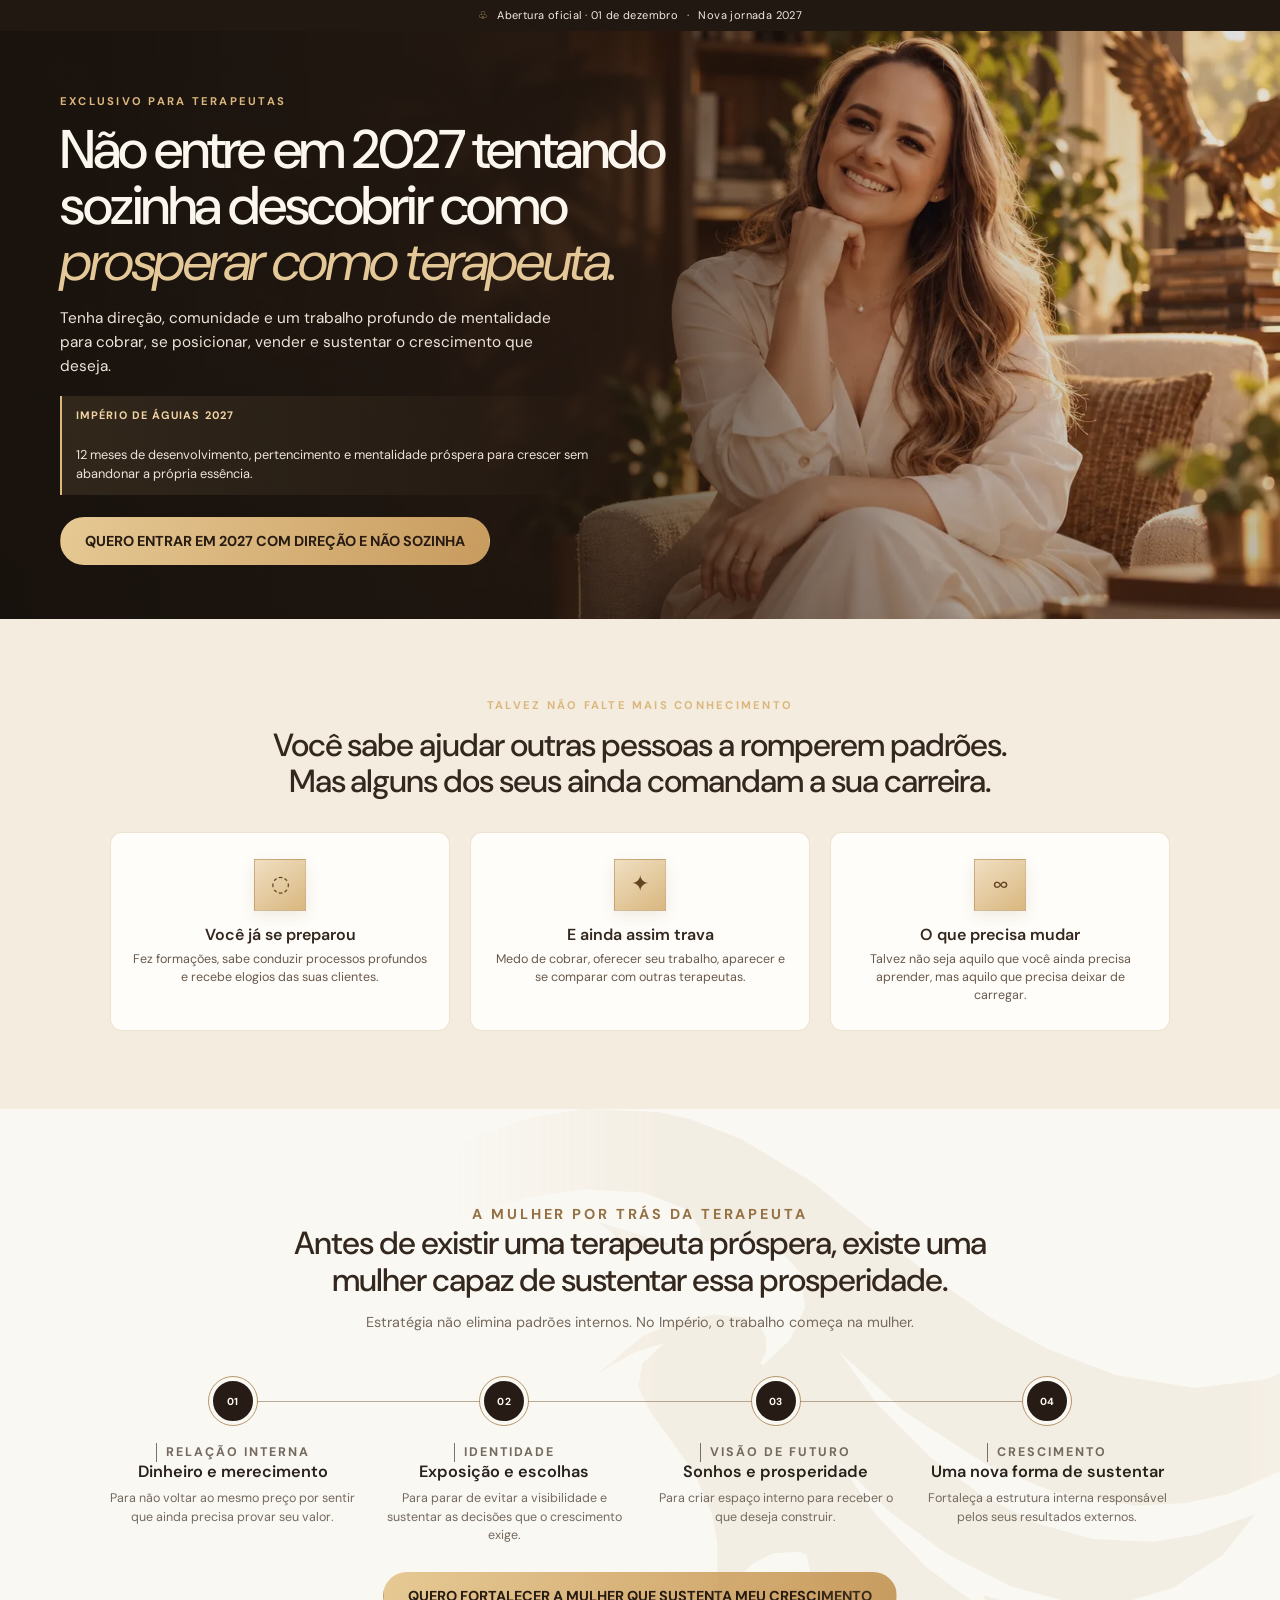
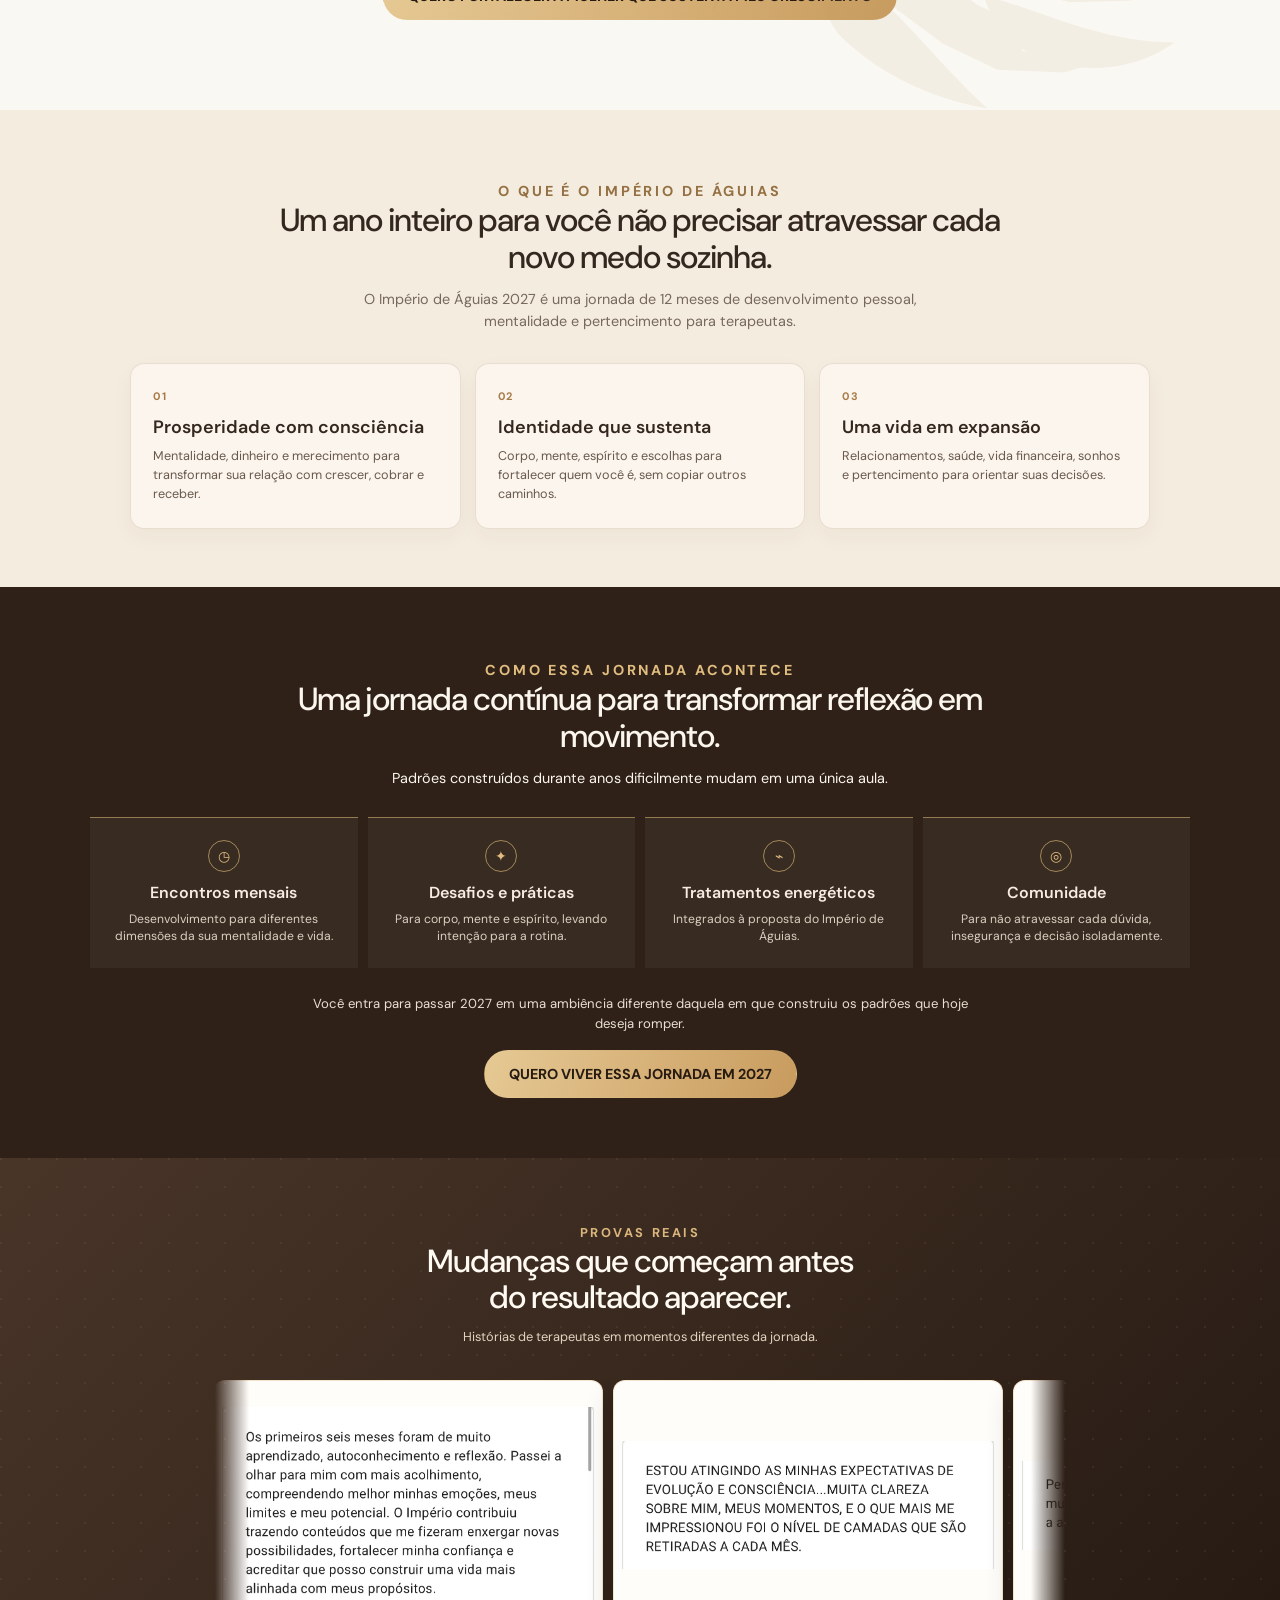
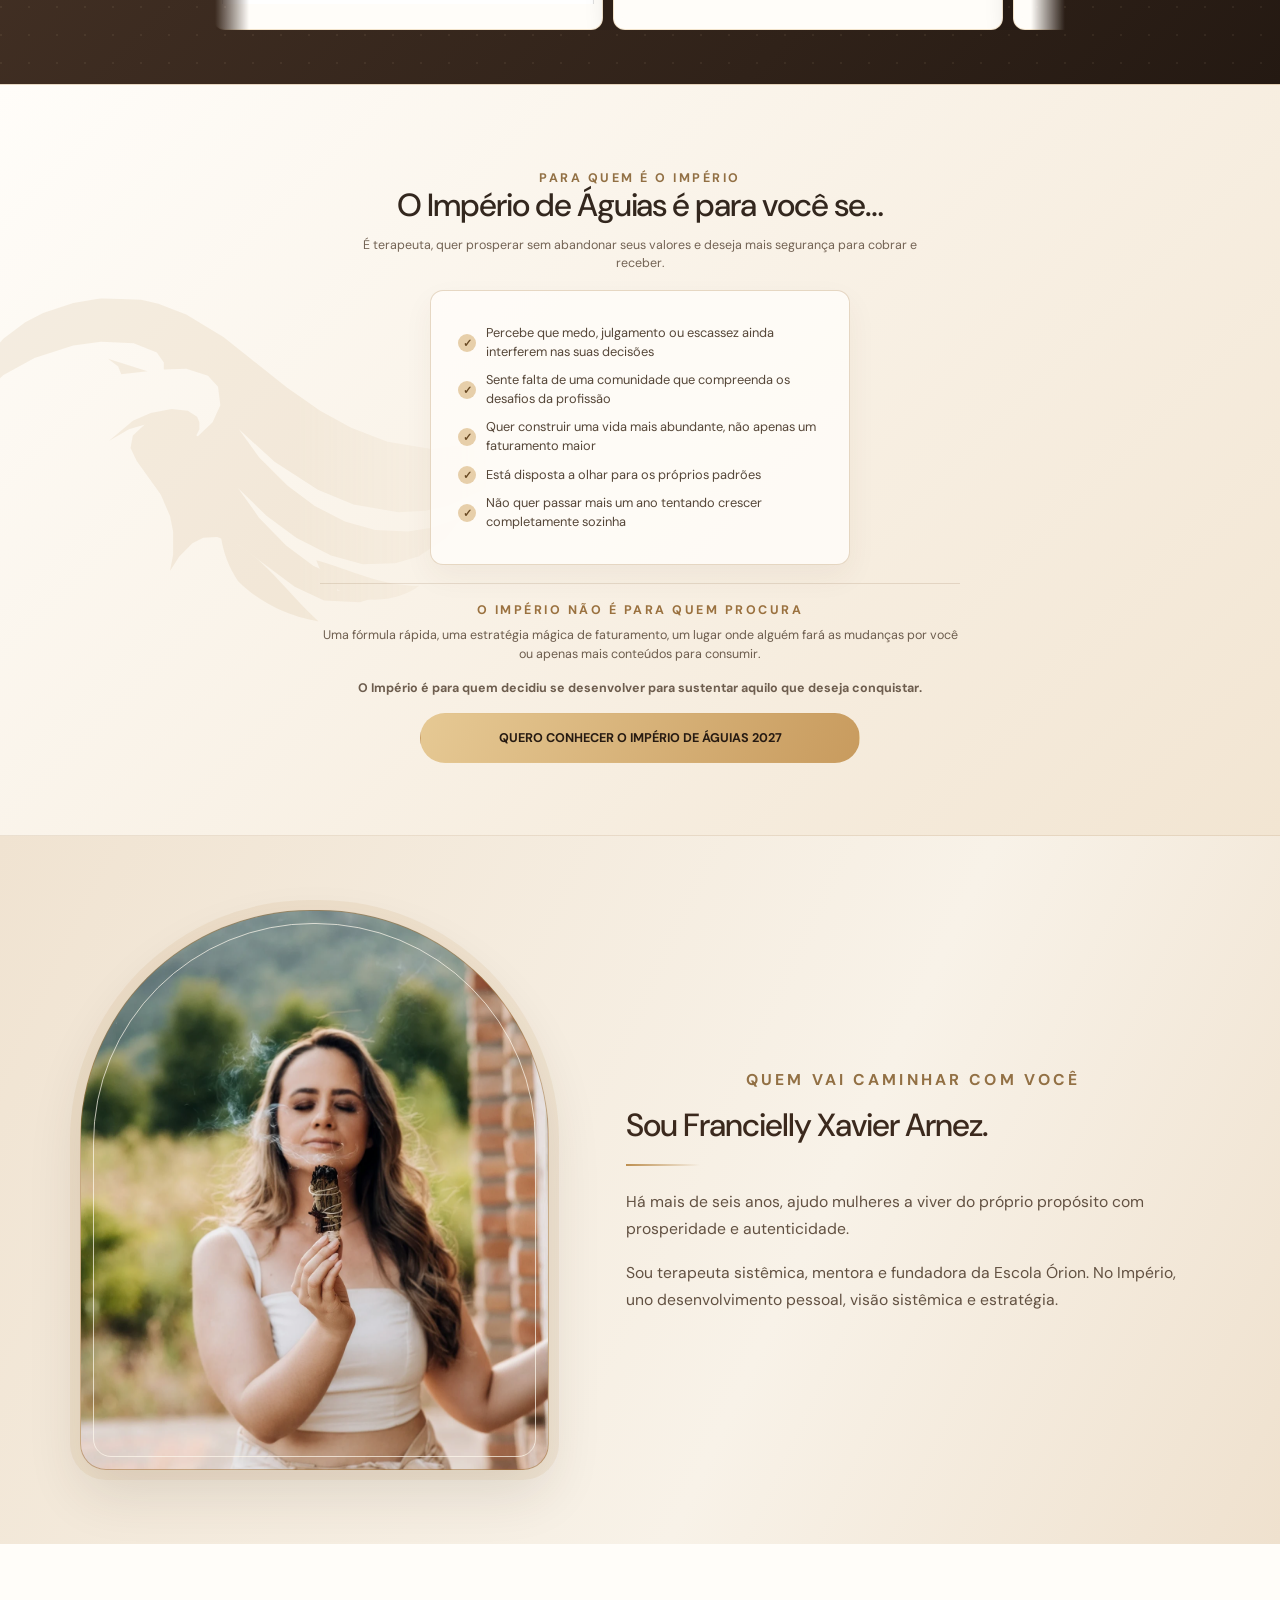
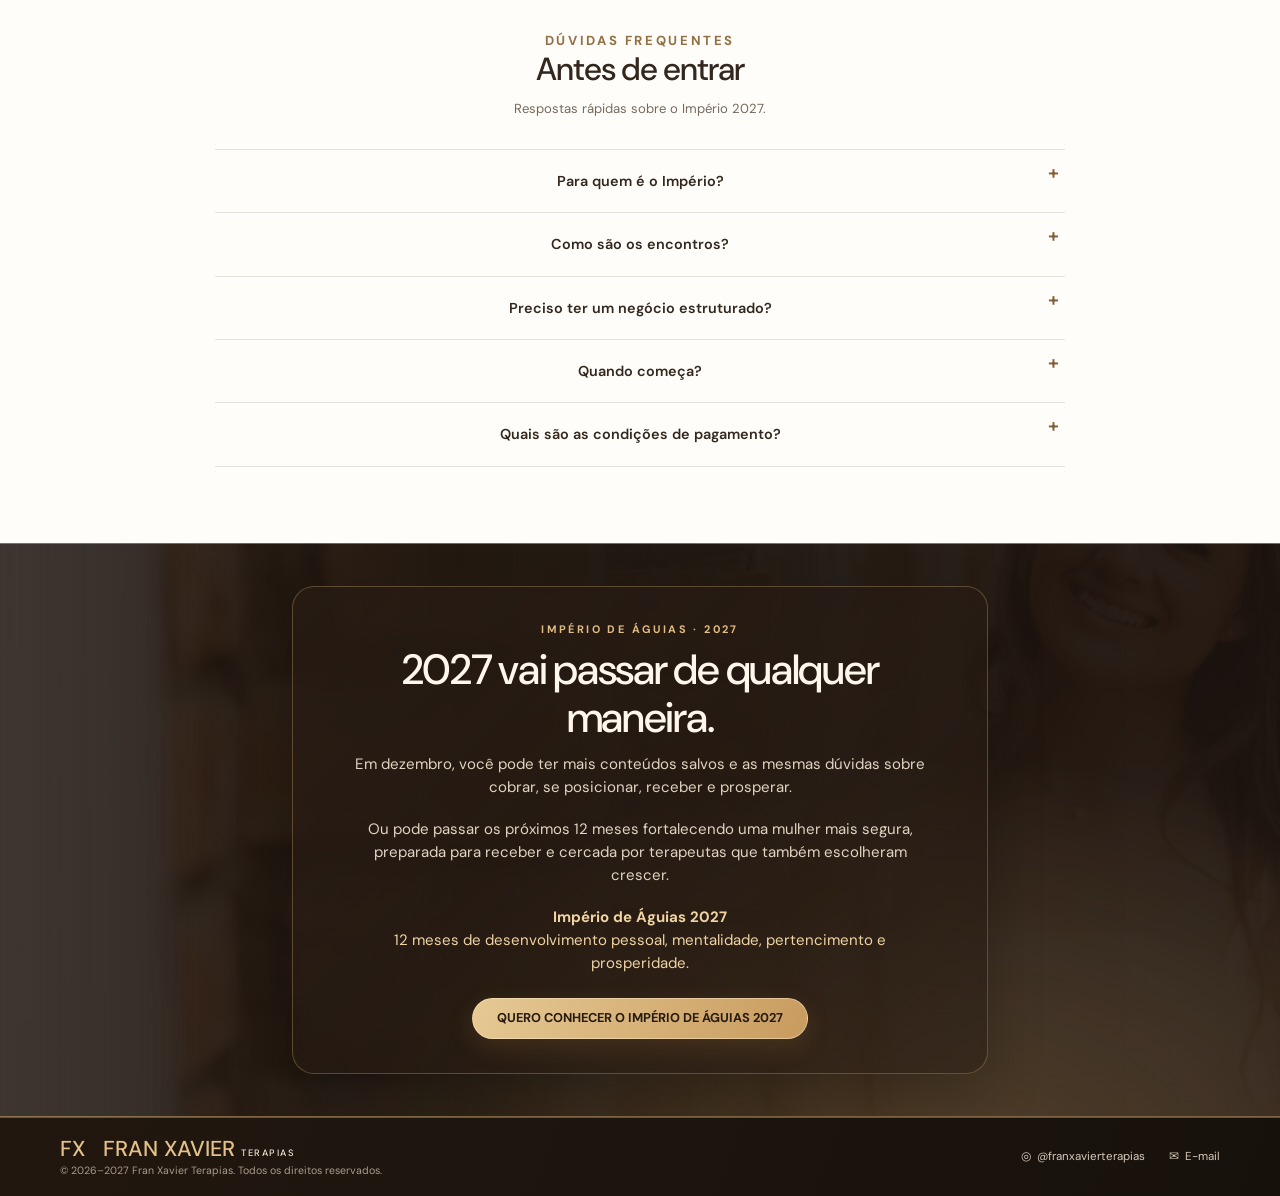
<file: imperio-de-aguias/index.html>
<!doctype html>
<html lang="pt-BR">
<head>
  <meta charset="utf-8">
  
  <link rel="canonical" href="https://franxavierterapias.com.br/imperio-das-aguias/">
  <meta property="og:type" content="website">
  <meta property="og:locale" content="pt_BR">
  <meta property="og:title" content="Império de Águias 2027 | Fran Xavier">
  <meta property="og:description" content="Uma jornada anual para mulheres terapeutas crescerem com direção, segurança e comunidade. Conheça o Império de Águias com Fran Xavier.">
  <meta property="og:url" content="https://franxavierterapias.com.br/imperio-das-aguias/">
  <meta property="og:image" content="https://franxavierterapias.com.br/imperio-das-aguias/assets/imperio-hero-otimizada.webp">
  <meta name="twitter:card" content="summary_large_image">
  <link rel="preload" as="image" href="./assets/imperio-hero-otimizada.webp" fetchpriority="high">
  <script type="application/ld+json">{"@context":"https://schema.org","@type":"WebPage","name":"Império de Águias 2027 | Fran Xavier","description":"Uma jornada anual para mulheres terapeutas crescerem com direção, segurança e comunidade. Conheça o Império de Águias com Fran Xavier.","url":"https://franxavierterapias.com.br/imperio-das-aguias/","inLanguage":"pt-BR"}</script>
  <meta name="viewport" content="width=device-width, initial-scale=1">
  <meta name="theme-color" content="#201811">
  <title>Império de Águias 2027 | Fran Xavier</title>
  <meta name="description" content="Uma jornada anual para mulheres terapeutas crescerem com direção, segurança e comunidade. Conheça o Império de Águias com Fran Xavier.">
  <link rel="preconnect" href="https://fonts.googleapis.com">
  <link rel="preconnect" href="https://fonts.gstatic.com" crossorigin>
  <link href="https://fonts.googleapis.com/css2?family=DM+Sans:wght@400;500;600;700&display=swap" rel="stylesheet">
  <style>
    :root{--ink:#201811;--ink2:#2b2119;--cream:#f4ecdf;--cream2:#efe4d4;--paper:#fbf6ee;--gold:#bd8f50;--gold2:#dbb77e;--text:#33271e;--muted:#77695c;--line:rgba(107,76,43,.16);--serif:'DM Sans',Arial,sans-serif;--sans:'DM Sans',Arial,sans-serif;--max:1240px;--wa:#54926b}
    *{box-sizing:border-box}html{scroll-behavior:smooth;scroll-padding-top:20px}body{margin:0;background:var(--cream);color:var(--text);font:400 16px/1.55 var(--sans);-webkit-font-smoothing:antialiased}a{color:inherit}img{display:block;max-width:100%}.wrap{width:min(var(--max),calc(100% - 64px));margin-inline:auto}.announcement{height:31px;display:flex;align-items:center;justify-content:center;gap:9px;background:var(--ink);color:#f4ebdf;font-size:.69rem;letter-spacing:.035em}.announcement span:first-child{color:var(--gold2)}.button{display:inline-flex;min-height:48px;align-items:center;justify-content:center;gap:12px;padding:0 24px;border:1px solid transparent;border-radius:999px;background:linear-gradient(115deg,#dfc08f,#c79c62);color:#271b12;text-decoration:none;font-size:.9rem;font-weight:700;text-align:center;box-shadow:0 8px 22px rgba(67,43,21,.12);transition:transform .2s,filter .2s}.button:hover{transform:translateY(-2px);filter:brightness(1.05)}.button:focus-visible,summary:focus-visible,a:focus-visible{outline:3px solid #9b6a32;outline-offset:4px}.eyebrow{margin:0 0 12px;color:var(--gold2);font-size:.7rem;font-weight:700;letter-spacing:.2em;text-transform:uppercase}.hero{position:relative;min-height:490px;display:flex;align-items:center;overflow:hidden;background:#241a13 url('./assets/imperio-hero-otimizada.webp') center 42%/cover no-repeat;color:var(--paper)}.hero:before{content:"";position:absolute;inset:0;background:linear-gradient(90deg,rgba(24,18,13,.94) 0%,rgba(30,22,16,.83) 36%,rgba(30,22,16,.2) 73%,rgba(30,22,16,.12) 100%),linear-gradient(0deg,rgba(18,13,9,.24),transparent 45%)}.hero-inner{position:relative;width:min(var(--max),calc(100% - 64px));margin-inline:auto;padding:62px 0 54px}.hero-copy{max-width:570px}.hero h1{max-width:610px;margin:0;font:500 clamp(2.9rem,5.2vw,4.7rem)/1.02 var(--serif);letter-spacing:-.04em}.hero h1 em{color:#e4c898;font-weight:400}.hero-description{max-width:520px;margin:17px 0;color:#eee4d9;font-size:1rem;line-height:1.6}.hero-proof{display:flex;align-items:center;gap:12px;margin:20px 0 22px;font-size:.83rem;color:#eee4d9}.avatars{display:flex;align-items:center}.avatars img{width:27px;height:27px;margin-left:-6px;border:2px solid #e7cfaa;border-radius:50%;object-fit:cover}.avatars img:first-child{margin-left:0}.hero-proof strong{color:#f4dcae}.hero-cta{display:flex;align-items:center;gap:16px;flex-wrap:wrap}.whatsapp-note{font-size:.78rem;color:#f3e8dc;text-decoration:none}.whatsapp-note:hover{text-decoration:underline}.section{padding:70px 0}.section-light{background:var(--cream);color:var(--text)}.pain-layout{display:grid;grid-template-columns:.85fr 1.65fr;gap:44px;align-items:center}.pain-lead h2,.section-heading h2,.bio-copy h2,.faq-heading h2{margin:0;font:500 clamp(1.9rem,3vw,2.65rem)/1.17 var(--serif);letter-spacing:-.025em}.gold-stroke{width:92px;height:18px;margin-top:16px;border-top:2px solid var(--gold);border-radius:50%;transform:rotate(-7deg)}.pain-cards{display:grid;grid-template-columns:repeat(3,1fr);gap:13px}.pain-card{min-height:156px;padding:19px 18px;border:1px solid rgba(132,95,52,.13);border-radius:13px;background:rgba(255,250,243,.53);box-shadow:0 5px 18px rgba(79,55,32,.035)}.round-icon{width:34px;height:34px;display:grid;place-items:center;margin-bottom:10px;border-radius:50%;background:#dfc49e;color:#674a2b;font-size:1rem}.pain-card h3,.pillar-card h3{margin:0 0 5px;font:600 1rem/1.25 var(--serif);color:var(--text)}.pain-card p,.pillar-card p{margin:0;color:#68594c;font-size:.79rem;line-height:1.45}.quote-band{position:relative;min-height:156px;display:grid;grid-template-columns:.75fr 1.15fr .8fr;align-items:center;gap:30px;padding:26px max(32px,calc((100vw - var(--max))/2));overflow:hidden;background:linear-gradient(90deg,rgba(242,225,203,.08),rgba(248,239,224,.96) 41%,rgba(248,239,224,.96)),url('./assets/francielly-sobre.webp') left 40%/auto 280% no-repeat,var(--cream2);border-block:1px solid rgba(112,81,47,.08)}.quote-band:after{content:"";position:absolute;right:-25px;bottom:-118px;width:310px;height:300px;border:1px solid rgba(179,135,78,.14);border-radius:50%;box-shadow:0 0 0 22px rgba(179,135,78,.035),0 0 0 48px rgba(179,135,78,.025);pointer-events:none}.quote-spacer{min-height:100px}.quote-text{margin:0;font:400 clamp(1.4rem,2.5vw,2rem)/1.25 var(--serif);color:#59432f}.quote-text:before{content:"“";color:#a77b47;font-size:2.8rem;line-height:0;vertical-align:-.22em;margin-right:7px}.quote-text:after{content:"”";color:#a77b47;font-size:2.8rem;line-height:0;vertical-align:-.22em;margin-left:5px}.quote-explainer{margin:0;padding-left:20px;border-left:1px solid #bf986a;color:#68594c;font-size:.78rem;line-height:1.55}.experience{padding:60px 0 68px;background:var(--cream);position:relative;overflow:hidden}.experience:after{content:"";position:absolute;right:-100px;top:18px;width:350px;height:350px;border:1px solid rgba(169,127,77,.08);border-radius:50%;box-shadow:0 0 0 24px rgba(169,127,77,.025),0 0 0 55px rgba(169,127,77,.02);pointer-events:none}.section-heading{text-align:center;position:relative;z-index:1}.section-heading .eyebrow{color:#947043}.section-heading h2{max-width:740px;margin-inline:auto;font-size:clamp(2rem,3.2vw,2.8rem)}.section-heading p{max-width:690px;margin:12px auto 0;color:var(--muted);font-size:.9rem}.pillar-grid{display:grid;grid-template-columns:repeat(4,1fr);gap:12px;margin-top:27px;position:relative;z-index:1}.pillar-card{min-height:150px;padding:17px 18px;border:1px solid rgba(132,95,52,.13);border-radius:12px;background:rgba(255,250,243,.48);box-shadow:0 5px 16px rgba(79,55,32,.03)}.pillar-card .round-icon{width:36px;height:36px;margin-bottom:8px}.proof-section{padding:42px 0;background:radial-gradient(ellipse at 74% 120%,rgba(152,106,53,.3),transparent 45%),var(--ink);color:var(--paper);overflow:hidden}.proof-layout{display:grid;grid-template-columns:.8fr 1.2fr;gap:36px;align-items:center}.proof-heading .eyebrow{color:var(--gold2)}.proof-heading h2{margin:0;font:500 clamp(1.95rem,3.2vw,2.8rem)/1.14 var(--serif)}.proof-heading p{max-width:380px;margin:12px 0 18px;color:#d7c9b9;font-size:.85rem}.proof-actions{display:flex;align-items:center;gap:11px;flex-wrap:wrap}.button-outline{min-height:44px;padding:0 18px;border:1px solid rgba(234,214,183,.55);border-radius:999px;background:transparent;color:#f3e6d4;text-decoration:none;font-weight:600;font-size:.82rem}.testimonial-window{overflow:hidden;mask-image:linear-gradient(90deg,transparent,#000 3%,#000 97%,transparent)}.testimonial-track{display:flex;gap:12px;width:max-content;animation:slide 36s linear infinite}.testimonial-track:hover{animation-play-state:paused}.testimonial-card{width:160px;height:190px;display:grid;place-items:center;overflow:hidden;border:1px solid rgba(222,188,139,.24);border-radius:9px;background:#34271d}.testimonial-card img{width:100%;height:100%;object-fit:contain;background:#f6f3ef}.testimonial-card:nth-child(2n) img{object-position:center}.testimonial-dots{display:flex;justify-content:center;gap:7px;margin-top:14px}.testimonial-dots i{width:5px;height:5px;border-radius:50%;background:#b89162}.testimonial-dots i:first-child{background:#f1d3a6}@keyframes slide{to{transform:translateX(-50%)}}.offer-section{padding:42px 0;background:var(--cream2)}.offer-layout{display:grid;grid-template-columns:.95fr 1fr .9fr;gap:25px;align-items:center}.offer-title .eyebrow{color:#927044}.offer-title h2{margin:0;font:500 clamp(1.9rem,3vw,2.55rem)/1.15 var(--serif)}.offer-title p{margin:10px 0 0;color:#736354;font-size:.82rem}.offer-includes{margin:0;padding:20px 22px;list-style:none;border:1px solid rgba(127,91,52,.13);border-radius:13px;background:rgba(255,249,241,.52)}.offer-includes li{display:flex;gap:10px;align-items:flex-start;margin:8px 0;color:#554638;font-size:.8rem}.offer-includes li:before{content:"✓";flex:none;width:18px;height:18px;display:grid;place-items:center;margin-top:1px;border-radius:50%;background:#e0c69f;color:#5f4529;font-size:.69rem;font-weight:700}.investment .eyebrow{color:#927044}.investment-price{margin:0;font:500 clamp(2.7rem,4.2vw,3.8rem)/1 var(--serif);letter-spacing:-.04em}.investment-note{margin:3px 0 13px;color:#6d5d4e;font-size:.78rem}.investment .button{min-height:45px;padding-inline:18px;font-size:.79rem}.investment-date{display:block;margin-top:10px;color:#6d5d4e;font-size:.7rem}.bio-section{display:grid;grid-template-columns:.8fr 1.2fr;min-height:245px;background:#f5ecdf}.bio-image{min-height:245px;background:url('./assets/francielly-sobre.webp') center 32%/cover no-repeat}.bio-copy{align-self:center;padding:28px clamp(24px,5vw,70px)}.bio-copy .eyebrow{color:#927044}.bio-copy h2{font-size:clamp(1.8rem,3vw,2.45rem)}.bio-copy p{max-width:690px;margin:8px 0;color:#6d5d4e;font-size:.82rem}.bio-aside{display:none}.faq-section{padding:48px 0;background:var(--cream);position:relative}.faq-layout{display:grid;grid-template-columns:.8fr 1.2fr;gap:42px;align-items:start}.faq-heading .eyebrow{color:#927044}.faq-heading h2{font-size:clamp(1.8rem,3vw,2.5rem)}.faq-heading p{color:var(--muted);font-size:.82rem}.faq{border-top:1px solid var(--line)}.faq-item{border-bottom:1px solid var(--line)}.faq-item summary{position:relative;padding:12px 38px 12px 0;cursor:pointer;list-style:none;font-size:.81rem;font-weight:600}.faq-item summary::-webkit-details-marker{display:none}.faq-item summary:after{content:"+";position:absolute;right:6px;top:8px;font-size:1.2rem;color:#82603b}.faq-item[open] summary:after{content:"−"}.faq-answer{padding:0 30px 14px 0;color:#68594c;font-size:.78rem}.closing{position:relative;min-height:158px;display:flex;align-items:center;overflow:hidden;background:linear-gradient(90deg,rgba(31,23,17,.4),rgba(31,23,17,.96) 34%,rgba(31,23,17,.98)),url('./assets/francielly.webp') left 47%/auto 250% no-repeat,var(--ink);color:var(--paper)}.closing-inner{width:min(var(--max),calc(100% - 64px));margin:auto;display:flex;align-items:center;justify-content:flex-end;gap:40px}.closing-copy{max-width:650px;text-align:center}.closing h2{margin:0;font:500 clamp(1.6rem,2.6vw,2.25rem)/1.2 var(--serif)}.closing p{margin:6px 0 12px;color:#dfd2c2;font-size:.79rem}.closing .button{min-height:41px;font-size:.8rem}.footer{padding:17px 0;background:#1b140f;border-top:1px solid rgba(205,164,107,.24);color:#d6cabc}.footer-inner{display:flex;align-items:center;justify-content:space-between;gap:20px}.footer-brand{font:500 1.35rem var(--serif);color:#f5e9d9}.footer-brand span{font-size:.58rem;letter-spacing:.17em}.footer-links{display:flex;gap:24px;align-items:center;font-size:.72rem}.footer-links a{text-decoration:none;color:#d6cabc}.footer-links a:hover{color:var(--gold2)}.copyright{font-size:.66rem;color:#a99c8d}.mobile-cta{display:none}.reveal{animation:fade-up .65s ease both}@keyframes fade-up{from{opacity:0;transform:translateY(15px)}to{opacity:1;transform:translateY(0)}}
    @media(max-width:900px){.wrap,.hero-inner,.closing-inner{width:min(100% - 42px,var(--max))}.hero{min-height:470px;background-position:57% center}.hero:before{background:linear-gradient(90deg,rgba(24,18,13,.95),rgba(30,22,16,.78) 53%,rgba(30,22,16,.23))}.hero-copy{max-width:510px}.pain-layout{grid-template-columns:1fr;gap:24px}.pain-lead h2{max-width:630px}.pain-cards{gap:10px}.quote-band{grid-template-columns:.45fr 1.3fr .9fr;padding-inline:30px;gap:18px}.proof-layout{grid-template-columns:.7fr 1.3fr;gap:22px}.testimonial-card{width:140px;height:170px}.offer-layout{grid-template-columns:1fr 1fr;gap:18px}.offer-title{grid-column:1/-1}.investment{padding-left:8px}.faq-layout{gap:25px}}
    @media(max-width:600px){body{font-size:15px}.wrap,.hero-inner,.closing-inner{width:calc(100% - 36px)}.announcement{height:30px;font-size:.6rem;letter-spacing:.01em}.hero{min-height:600px;align-items:flex-end;background-position:61% center}.hero:before{background:linear-gradient(0deg,rgba(23,17,12,.96) 0%,rgba(28,20,14,.88) 38%,rgba(28,20,14,.24) 100%),linear-gradient(90deg,rgba(28,20,14,.18),transparent)}.hero-inner{padding:0 0 30px}.hero-copy{max-width:100%}.eyebrow{font-size:.63rem;letter-spacing:.16em}.hero h1{max-width:440px;font-size:clamp(2.55rem,12vw,3.5rem);line-height:1.02}.hero-description{margin:12px 0;font-size:.9rem;line-height:1.5}.hero-proof{gap:9px;margin:14px 0 18px;font-size:.72rem}.avatars img{width:23px;height:23px}.hero-cta{align-items:flex-start;flex-direction:column;gap:9px}.hero-cta .button{width:100%;min-height:49px;padding-inline:14px;font-size:.84rem}.whatsapp-note{font-size:.74rem}.section{padding:44px 0}.pain-layout{gap:20px}.pain-lead h2{max-width:420px;font-size:2rem}.gold-stroke{margin-top:10px}.pain-cards{grid-template-columns:1fr;gap:8px}.pain-card{min-height:unset;display:grid;grid-template-columns:36px 1fr;column-gap:11px;align-items:start;padding:13px 14px}.pain-card .round-icon{grid-row:span 2;margin:0}.pain-card h3{margin:1px 0 3px;font-size:.94rem}.pain-card p{font-size:.75rem}.quote-band{min-height:145px;grid-template-columns:0 1fr;gap:0;padding:24px 22px;background:linear-gradient(90deg,rgba(248,239,224,.84),rgba(248,239,224,.98)),url('./assets/francielly-sobre.webp') left center/auto 150% no-repeat,var(--cream2)}.quote-spacer{display:none}.quote-text{font-size:1.45rem}.quote-explainer{grid-column:2;margin-top:11px;padding:8px 0 0;border-left:0;border-top:1px solid #bf986a;font-size:.72rem}.experience{padding:43px 0 46px}.section-heading h2{font-size:2rem}.section-heading p{font-size:.8rem}.pillar-grid{grid-template-columns:1fr 1fr;gap:8px;margin-top:20px}.pillar-card{min-height:140px;padding:13px 12px}.pillar-card .round-icon{width:32px;height:32px}.pillar-card h3{font-size:.91rem}.pillar-card p{font-size:.71rem}.proof-section{padding:35px 0 31px}.proof-layout{grid-template-columns:1fr;gap:22px}.proof-heading{text-align:center}.proof-heading h2{max-width:410px;margin:auto;font-size:2rem}.proof-heading p{margin:9px auto 13px;font-size:.78rem}.proof-actions{justify-content:center}.proof-actions .button{min-height:41px;font-size:.79rem}.testimonial-card{width:128px;height:158px}.testimonial-track{gap:9px;animation-duration:30s}.testimonial-dots{margin-top:10px}.offer-section{padding:34px 0}.offer-layout{grid-template-columns:1fr;gap:16px}.offer-title{grid-column:auto}.offer-title h2{font-size:2rem}.offer-includes{padding:12px 15px}.offer-includes li{font-size:.76rem;margin:6px 0}.investment{padding:0}.investment-price{font-size:3.1rem}.investment .button{width:100%;min-height:48px}.bio-section{grid-template-columns:1fr}.bio-image{min-height:280px;background-position:center 28%}.bio-copy{padding:24px 22px 29px}.bio-copy h2{font-size:2rem}.bio-copy p{font-size:.78rem}.faq-section{padding:39px 0}.faq-layout{grid-template-columns:1fr;gap:14px}.faq-heading h2{font-size:2rem}.faq-heading p{margin:8px 0;font-size:.76rem}.faq-item summary{font-size:.78rem;padding-block:13px}.faq-answer{font-size:.75rem}.closing{min-height:205px;background:linear-gradient(0deg,rgba(27,20,15,.97),rgba(27,20,15,.76)),url('./assets/francielly.webp') left 44%/auto 220% no-repeat,var(--ink)}.closing-inner{justify-content:center}.closing-copy{max-width:390px}.closing h2{font-size:1.8rem}.closing p{font-size:.76rem}.footer{padding:17px 0 26px}.footer-inner{align-items:flex-start;flex-direction:column;gap:10px}.footer-brand{font-size:1.2rem}.footer-links{gap:18px}.copyright{margin-left:auto}.mobile-cta{position:fixed;z-index:5;left:12px;right:12px;bottom:10px;display:none;padding:6px;border:1px solid rgba(107,76,43,.18);border-radius:999px;background:rgba(250,246,239,.94);box-shadow:0 8px 28px rgba(37,26,16,.15);backdrop-filter:blur(9px)}.mobile-cta .button{width:100%;min-height:45px;font-size:.82rem}body.show-mobile-cta .mobile-cta{display:block}body{padding-bottom:env(safe-area-inset-bottom)}}
    .skip{position:absolute;left:-9999px;top:8px;z-index:10}.skip:focus{left:8px;padding:8px 12px;background:var(--cream);color:var(--ink)}.section-light#jornada{padding:34px 0}.hero{background-image:url('./assets/imperio-hero-otimizada.webp')}.journey-section{background:#2f2118;color:var(--paper)}.journey-section .section-heading h2,.journey-section .section-heading p{color:var(--paper)}.journey-section .section-heading .eyebrow{color:#e1bd80}.journey-section .offer-title h2{color:var(--paper)}.journey-section .offer-title p,.journey-section .investment p{color:#e5d8ca}.journey-section .offer-includes{background:rgba(255,255,255,.08);border-color:rgba(226,190,122,.26)}.journey-section .offer-includes li{color:#f0e7dc}.journey-section .offer-includes li:before{background:#d9b77e}.journey-section .investment{padding-top:4px}.journey-section .investment .button{margin-top:14px}
    .button{box-shadow:none}.pain-card,.pillar-card,.offer-includes{box-shadow:none;border-color:rgba(107,76,43,.11);background:rgba(255,250,243,.34)}.round-icon{width:auto;height:auto;margin:0 0 8px;border-radius:0;background:transparent;color:var(--gold);font-size:.95rem}.quote-band{border:0;background:var(--cream2)}.quote-band:after,.experience:after{display:none}.proof-section{background:var(--ink)}.testimonial-card{border:0;background:transparent}.testimonial-card img{border-radius:5px}.testimonial-dots{display:none}
    .hero-inner{text-align:left}.hero-copy{margin-inline:0}.hero-description{margin-left:0;margin-right:auto}.hero-proof,.hero-cta{justify-content:flex-start}.pain-layout{grid-template-columns:1fr;text-align:center;gap:24px}.gold-stroke{margin-inline:auto}.pain-card,.pillar-card{text-align:center;display:flex;flex-direction:column;align-items:center}.quote-band{grid-template-columns:1fr;text-align:center}.quote-spacer{display:none}.quote-explainer{max-width:720px;margin-inline:auto;padding:15px 0 0;border-left:0;border-top:1px solid #bf986a}.section-heading{text-align:center}.proof-layout{grid-template-columns:1fr}.proof-heading{text-align:center}.proof-heading p{margin-inline:auto}.proof-actions{justify-content:center}.offer-title,.investment{text-align:center}.offer-includes{width:min(100%,480px);margin-inline:auto}.investment .button{margin-inline:auto}.bio-copy{text-align:center}.bio-copy .eyebrow{text-align:center}.faq-heading{text-align:center}.faq-item summary{text-align:center}.faq-answer{text-align:center;padding-inline:10px}
    @media(max-width:600px){.wrap,.hero-inner,.closing-inner{width:calc(100% - 34px)}.hero{min-height:min(590px,88svh);background-position:63% center}.hero:before{background:linear-gradient(0deg,rgba(23,17,12,.95) 0%,rgba(28,20,14,.82) 42%,rgba(28,20,14,.18) 100%)}.hero-inner{padding:0 0 25px}.hero h1{font-size:clamp(2.45rem,10.5vw,3.25rem)}.hero-description{max-width:440px;font-size:.86rem;line-height:1.48}.hero-proof{margin:13px 0 16px}.section-light#jornada{padding:31px 0}.pain-lead h2{font-size:1.85rem}.pain-cards{gap:6px}.pain-card{padding:11px 12px;border-radius:8px}.quote-band{min-height:unset;padding:24px 20px;background:var(--cream2)}.quote-text{font-size:1.36rem}.quote-explainer{margin-top:9px;font-size:.7rem}.experience{padding:38px 0 40px}.section-heading h2{font-size:1.85rem}.section-heading p{font-size:.76rem}.pillar-grid{gap:7px}.pillar-card{min-height:unset;padding:12px 11px;border-radius:8px}.pillar-card h3{font-size:.86rem}.pillar-card p{font-size:.69rem}.proof-section{padding:31px 0}.proof-layout{gap:18px}.proof-heading h2{font-size:1.85rem}.proof-heading p{font-size:.75rem}.proof-actions{gap:8px}.button-outline{min-height:41px;font-size:.75rem}.testimonial-window{overflow-x:auto;mask-image:none;scroll-snap-type:x mandatory;scrollbar-width:none}.testimonial-window::-webkit-scrollbar{display:none}.testimonial-track{animation:none;width:max-content;gap:8px}.testimonial-card{width:128px;height:150px;scroll-snap-align:start}.testimonial-card:nth-child(n+5){display:none}.offer-section{padding:30px 0}.offer-layout{gap:13px}.offer-title h2{font-size:1.85rem}.offer-title p{font-size:.76rem}.offer-includes{padding:10px 13px;border-radius:8px}.investment-price{font-size:2.9rem}.bio-image{min-height:245px}.bio-copy{padding:22px 20px 26px}.bio-copy h2{font-size:1.85rem}.faq-section{padding:34px 0}.faq-layout{gap:12px}.faq-heading h2{font-size:1.85rem}.closing{min-height:185px}.footer-inner{gap:8px}.mobile-cta{left:10px;right:10px;bottom:max(8px,env(safe-area-inset-bottom));padding:4px;background:rgba(250,246,239,.97);box-shadow:0 3px 12px rgba(37,26,16,.1)}.mobile-cta .button{min-height:42px}}
    @media(min-width:601px){.hero-inner{text-align:left}.hero-copy{margin-left:0;margin-right:auto}.hero-proof,.hero-cta{justify-content:flex-start}}
    .visual-editor{position:fixed;z-index:20;left:50%;bottom:18px;transform:translateX(-50%);display:flex;align-items:center;gap:8px;padding:10px 12px;border:1px solid rgba(219,183,126,.5);border-radius:14px;background:#201811;color:#fbf6ee;box-shadow:0 8px 28px #0004;font:500 13px/1.2 var(--sans)}.visual-editor[hidden]{display:none}.visual-editor strong{padding:0 8px;color:#e4c898}.visual-editor button,.editor-color{min-height:34px;padding:0 11px;border:1px solid #715b42;border-radius:8px;background:#34271d;color:#fbf6ee;font:inherit;cursor:pointer}.visual-editor button[aria-pressed=true]{border-color:#d8b47d;background:#523c24}.editor-color{display:flex;align-items:center;gap:7px}.editor-color input{width:25px;height:24px;padding:0;border:0;background:none}.visual-editor #editor-status{padding:0 7px;color:#d0c0ad}.editor-active [data-edit-key][contenteditable=true]{outline:2px dashed #e4c898;outline-offset:4px;border-radius:3px}.editor-active main section[data-section-key]{cursor:crosshair}.editor-active main section:focus-within{outline:1px dashed #d8b47d;outline-offset:-4px}@media(max-width:600px){.visual-editor{left:8px;right:8px;bottom:8px;transform:none;flex-wrap:wrap;justify-content:center;gap:6px;padding:8px}.visual-editor strong{width:100%;text-align:center}.visual-editor #editor-status{width:100%;text-align:center;font-size:11px}}
    @media(prefers-reduced-motion:reduce){*,*::before,*::after{scroll-behavior:auto!important;animation-duration:.01ms!important;animation-iteration-count:1!important;transition-duration:.01ms!important}}
  </style>
  <style>
    /* Organização visual das seções */
    :root{--max:1160px}
    .section-light#jornada{padding:64px 0}
    .pain-layout{display:grid;grid-template-columns:1fr;gap:26px;max-width:1060px}
    .pain-lead{max-width:740px;margin-inline:auto;text-align:center}
    .pain-lead h2{font-size:clamp(2rem,3.2vw,2.65rem);line-height:1.16}
    .pain-cards{margin:0;gap:16px}
    .pain-card{min-height:unset;padding:22px 20px;border:1px solid var(--line);border-radius:12px}
    .quote-band{min-height:unset;display:grid;grid-template-columns:1fr;gap:14px;padding:42px 24px;background:var(--cream2)}
    .quote-text{max-width:820px;margin-inline:auto;text-align:center;font-size:clamp(1.55rem,2.5vw,2.1rem)}
    .quote-explainer{max-width:720px;margin:0 auto;padding:15px 0 0;border:0;border-top:1px solid rgba(127,91,52,.25);text-align:center}
    .experience{padding:64px 0 70px}
    .section-heading h2{line-height:1.15}
    .section-heading>p:last-child{max-width:620px;margin:13px auto 0}
    .pillar-grid{max-width:1060px;margin:30px auto 0;gap:14px}
    .pillar-card{min-height:unset;padding:21px 18px;border:1px solid var(--line);border-radius:11px}
    .proof-section{padding:54px 0}
    .proof-layout{grid-template-columns:minmax(280px,.82fr) minmax(0,1.18fr);gap:44px}
    .proof-heading h2{max-width:420px;margin-inline:auto}
    .proof-heading p{max-width:390px;margin:12px auto 18px}
    .proof-actions{justify-content:center}
    .testimonial-track{gap:10px}
    .testimonial-card{width:clamp(130px,14vw,168px);height:184px}
    .offer-section{padding:54px 0}
    .offer-layout{gap:28px}
    .offer-title h2{max-width:350px;margin-inline:auto}
    .offer-title p{max-width:390px;margin:12px auto 0}
    .offer-includes{width:100%;max-width:420px;padding:18px 22px}
    .investment{max-width:360px;margin-inline:auto}
    .bio-section{grid-template-columns:minmax(280px,.85fr) minmax(0,1.15fr);min-height:320px}
    .bio-image{min-height:320px}
    .bio-copy{max-width:700px;margin:auto;padding:35px clamp(25px,5vw,72px)}
    .bio-copy p{line-height:1.65}
    .faq-section{padding:60px 0}
    .faq-layout{display:grid;grid-template-columns:1fr;max-width:850px;gap:24px}
    .faq-heading{max-width:660px;margin-inline:auto}
    .faq-heading p{margin:11px auto 0}
    .faq-item summary{padding:17px 38px;font-size:.9rem}
    .faq-answer{padding:0 38px 17px;font-size:.84rem}
    .closing{min-height:190px}
    .closing-copy{margin-inline:auto}
    @media(max-width:900px){.proof-layout{grid-template-columns:1fr;gap:25px}.proof-heading h2,.proof-heading p{margin-inline:auto}.proof-actions{justify-content:center}.offer-layout{gap:20px}.bio-section{grid-template-columns:.8fr 1.2fr}}
    @media(max-width:600px){.section-light#jornada{padding:42px 0}.pain-layout{gap:20px}.pain-lead h2{max-width:410px;margin-inline:auto;font-size:1.85rem}.pain-cards{grid-template-columns:1fr;gap:8px}.pain-card{padding:15px 16px}.quote-band{padding:30px 20px}.quote-text{font-size:1.4rem}.quote-explainer{font-size:.75rem}.experience{padding:43px 0 48px}.section-heading h2{max-width:420px;font-size:1.85rem}.section-heading>p:last-child{max-width:390px;font-size:.77rem}.pillar-grid{margin-top:22px;gap:8px}.pillar-card{padding:14px 11px}.pillar-card h3{font-size:.84rem}.pillar-card p{font-size:.7rem}.proof-section{padding:38px 0}.proof-layout{gap:20px}.proof-heading h2{font-size:1.9rem}.proof-heading p{font-size:.77rem}.proof-actions{gap:8px}.testimonial-card{width:132px;height:154px}.offer-section{padding:38px 0}.offer-layout{grid-template-columns:1fr;gap:15px}.offer-title h2{font-size:1.9rem}.offer-title p{font-size:.77rem}.offer-includes{max-width:460px}.investment{max-width:460px}.bio-section{grid-template-columns:1fr}.bio-image{min-height:250px}.bio-copy{padding:25px 20px 30px}.bio-copy p{font-size:.77rem}.faq-section{padding:42px 0}.faq-layout{gap:16px}.faq-heading h2{font-size:1.9rem}.faq-item summary{padding:14px 34px;font-size:.8rem}.faq-answer{padding:0 20px 14px;font-size:.76rem}.closing{min-height:180px}}
  </style>
  <style>
    .testimonial-window{width:100%;overflow:hidden;mask-image:none}
    .testimonial-track{animation-duration:52s;align-items:center}
    .testimonial-card{width:clamp(340px,42vw,540px);height:320px;flex:0 0 auto;padding:8px;border:1px solid rgba(222,188,139,.24);border-radius:12px;background:#fffaf3}
    .testimonial-card img{width:100%;height:100%;object-fit:contain;background:#fffaf3}
    @media(max-width:900px){.testimonial-card{width:min(72vw,510px);height:300px}}
    @media(max-width:600px){.testimonial-window{overflow-x:auto;scroll-snap-type:x mandatory;scrollbar-width:none}.testimonial-window::-webkit-scrollbar{display:none}.testimonial-track{animation:none;width:max-content;gap:10px}.testimonial-card{width:calc(100vw - 44px);height:auto;min-height:0;padding:6px;scroll-snap-align:center}.testimonial-card img{width:100%;height:auto;max-height:62svh;object-fit:contain}.testimonial-card:nth-child(n+5){display:none}}
  </style>
  <style>
    /* Arte oficial do Império e composição central da oferta */
    .experience{isolation:isolate}
    .experience:after{display:block;right:-100px;top:0;width:min(76vw,930px);height:100%;transform:none;border:0;border-radius:0;box-shadow:none;background:url('./assets/eagle-watermark.svg') right center/auto 100% no-repeat;opacity:.11;mask-image:linear-gradient(90deg,transparent 0%,#000 22%,#000 86%,transparent 100%);z-index:0}
    .offer-layout{grid-template-columns:minmax(0,760px);justify-content:center;justify-items:center;gap:18px;text-align:center}
    .offer-title{width:100%;max-width:680px;text-align:center}
    .offer-title h2{max-width:unset}
    .offer-title p{max-width:590px;margin:12px auto 0}
    .offer-includes{width:min(100%,640px);padding:18px 24px;text-align:left}
    .offer-includes li{align-items:center;margin:10px 0;line-height:1.45}
    .investment{width:100%;max-width:640px;margin:0 auto;padding-top:17px;border-top:1px solid rgba(127,91,52,.16);text-align:center}
    .investment .eyebrow{margin-bottom:7px}
    .investment-price{font-size:clamp(3.2rem,6vw,4.25rem)}
    .investment-note{margin:5px 0 16px}
    .investment .button,.button,.button-outline{justify-content:center;text-align:center}
    .investment .button{width:min(100%,440px);min-height:50px;margin-inline:auto;gap:10px}
    .investment-date{max-width:100%;text-align:center;line-height:1.5}
    @media(max-width:600px){.offer-section{padding:36px 0}.offer-layout{gap:14px}.offer-title h2{font-size:1.9rem}.offer-includes{padding:13px 16px}.offer-includes li{margin:8px 0}.investment{padding-top:14px}.investment-price{font-size:3.1rem}.investment .button{width:100%;min-height:48px}.experience:after{right:-100px;width:min(118vw,640px);height:100%;background-position:right center;background-size:auto 100%;opacity:.055}}
    @media(prefers-reduced-motion:reduce){.experience:after{opacity:.055}}
    /* Depoimentos centralizados, carrossel contínuo e paleta mais presente */
    .proof-section{padding:62px 0 66px;background:linear-gradient(135deg,#493528 0%,#302219 70%,#241912 100%);color:#fbf6ee}
    .proof-layout{display:grid;grid-template-columns:minmax(0,850px);justify-content:center;gap:27px;text-align:center}
    .proof-heading .eyebrow{color:#dbb77e}
    .proof-heading h2{max-width:760px;margin-inline:auto;color:#fffaf2}
    .proof-heading p{max-width:620px;margin:12px auto 0;color:#e2d4c1}
    .proof-actions{display:none}
    .testimonial-dots{display:none}
    .testimonial-window{width:100%;overflow:hidden;mask-image:linear-gradient(90deg,transparent,#000 4%,#000 96%,transparent)}
    .testimonial-track{width:max-content;animation:slide 52s linear infinite;align-items:center}
    .testimonial-track:hover{animation-play-state:paused}
    .testimonial-card{border:1px solid rgba(161,117,62,.28);background:#fffdf9;box-shadow:0 8px 26px rgba(79,55,32,.08)}
    .testimonial-card img{background:#fffdf9}
    .pain-card,.pillar-card,.offer-includes{border-color:rgba(164,119,63,.2);background:#fffdf9}
    .round-icon,.offer-includes li:before{background:#e7cfaa;color:#684923}
    .offer-section{background:#f5ecdf}
    .button{background:linear-gradient(115deg,#e6c994,#c89b5e)}
    .quote-band{background:radial-gradient(ellipse at 50% 120%,rgba(189,143,80,.25),transparent 58%),linear-gradient(125deg,#493629,#302319 76%);border-block:1px solid rgba(219,183,126,.32)}
    .quote-text{color:#fffaf2}
    .quote-explainer{color:#eadcc8;border-color:rgba(219,183,126,.75)}
    .quote-text:before,.quote-text:after{color:#dfb86f}
    .offer-section{background:linear-gradient(135deg,#fffdf9 0%,#f2e5d2 100%);border-block:1px solid rgba(164,119,63,.22)}
    .offer-includes{border-color:rgba(164,119,63,.24);background:rgba(255,253,249,.82)}
    .investment-price{color:#684a2b}
    .faq-section{background:#fffdf9}
    .bio-section{background:#f0e3d1}
    @media(max-width:900px){.proof-layout{grid-template-columns:minmax(0,850px);gap:22px}}
    @media(max-width:600px){.proof-section{padding:42px 0 46px}.proof-layout{gap:18px}.proof-heading h2{font-size:1.9rem}.proof-heading p{font-size:.77rem}.testimonial-window{overflow:hidden;mask-image:linear-gradient(90deg,transparent,#000 3%,#000 97%,transparent)}.testimonial-track{width:max-content;gap:10px;animation:slide 52s linear infinite}.testimonial-card{width:calc(100vw - 44px);height:auto;min-height:0;padding:6px;scroll-snap-align:none}.testimonial-card img{width:100%;height:auto;max-height:62svh;object-fit:contain}.testimonial-card:nth-child(n+5){display:grid}}
    @media(prefers-reduced-motion:reduce){.testimonial-track{animation:none}.testimonial-window{overflow-x:auto;scroll-snap-type:x mandatory}.testimonial-card{scroll-snap-align:center}}
  </style>
  <style>
    /* Mais respiro entre as dobras e presença recorrente da águia */
    html,body{overflow-x:clip}
    .section-light#jornada{padding-block:78px}
    .pain-layout{gap:32px}
    .pain-cards{gap:20px}
    .pain-card{padding:26px 22px}
    .experience{padding:82px 0 90px;background:#faf8f3}
    .pillar-grid{display:grid;grid-template-columns:repeat(4,minmax(0,1fr));gap:26px;margin-top:44px;position:relative}
    .pillar-grid:before{content:"";position:absolute;z-index:0;left:12.5%;right:12.5%;top:24px;border-top:1px solid rgba(113,82,49,.48)}
    .pillar-card{position:relative;z-index:1;min-height:unset;padding:0;border:0;border-radius:0;background:transparent;box-shadow:none}
    .pillar-marker{width:48px;height:48px;display:grid;place-items:center;margin:0 auto 18px;border:4px solid #faf8f3;outline:1px solid rgba(164,119,63,.75);border-radius:50%;background:#261c15;color:#fffaf2;font-size:.64rem;font-weight:700;letter-spacing:.04em}
    .pillar-stage{margin:0 0 10px;padding-left:9px;border-left:1px solid rgba(67,50,35,.68);color:#8d785f;font-size:.57rem;font-weight:700;letter-spacing:.16em;line-height:1.5;text-transform:uppercase}
    .pillar-card h3{margin:0 0 7px;font:600 1.02rem/1.28 var(--sans);color:#28211b}
    .pillar-card p{max-width:260px;color:#74695e;font-size:.78rem;line-height:1.55}
    .proof-section{padding:78px 0 82px}
    .proof-layout{gap:34px}
    .proof-heading h2{font-size:clamp(2.1rem,3.5vw,3rem)}
    .testimonial-card{height:340px}
    .offer-section{padding:72px 0;position:relative;isolation:isolate;overflow:hidden}
    .offer-includes{padding:23px 27px}
    .bio-section{grid-template-columns:minmax(320px,.9fr) minmax(0,1.1fr);gap:clamp(36px,6vw,86px);align-items:center;min-height:unset;padding:74px max(32px,calc((100vw - 1120px)/2));background:linear-gradient(115deg,#f0e3d1,#f8f2e8 62%,#efe1ce)}
    .bio-image{position:relative;width:100%;min-height:560px;margin:0;border:1px solid rgba(164,119,63,.55);border-radius:230px 230px 26px 26px;background-position:center 37%;box-shadow:0 0 0 10px rgba(189,143,80,.11),0 24px 54px rgba(61,42,26,.12)}
    .bio-image:before{content:"";position:absolute;inset:12px;border:1px solid rgba(255,249,238,.7);border-radius:220px 220px 18px 18px;pointer-events:none}
    .bio-copy{max-width:660px;margin:0;padding:0;text-align:left}
    .bio-copy .eyebrow{margin-bottom:14px}
    .bio-copy h2{max-width:580px;margin:0 0 22px;font-size:clamp(2.25rem,3.4vw,3.15rem);line-height:1.1;color:#3b291d}
    .bio-copy p{max-width:620px;margin:0 0 16px;color:#625142;font-size:.98rem;line-height:1.75}
    .bio-copy p:last-child{margin-bottom:0}
    .bio-copy h2:after{content:"";display:block;width:74px;height:2px;margin-top:20px;background:linear-gradient(90deg,#bd8f50,transparent)}
    .faq-section{padding:76px 0}
    .faq-layout{gap:30px}
    .faq-item summary{padding-block:20px}
    .closing{min-height:230px}
    @media(max-width:900px){.bio-section{grid-template-columns:minmax(270px,.8fr) minmax(0,1.2fr);gap:38px;padding-inline:34px}.bio-image{min-height:480px}.bio-copy h2{font-size:2.35rem}.bio-copy p{font-size:.9rem}.pillar-grid{grid-template-columns:repeat(2,minmax(0,1fr));column-gap:34px;row-gap:30px;margin-top:36px}.pillar-grid:before{display:none}}
    @media(max-width:600px){
      .hero{min-height:min(690px,100svh);background-position:64% 35%}
      .hero-inner{padding:0 0 24px}
      .hero h1{max-width:310px;font-size:clamp(1.8rem,8vw,2.15rem);line-height:1.04}
      .hero-description{max-width:300px;margin:10px 0;font-size:.82rem;line-height:1.42}
      .hero-proof{margin:11px 0 14px;font-size:.7rem}
      .hero-cta .button{min-height:46px}
      .pain-lead h2,.section-heading h2,.proof-heading h2,.offer-title h2,.faq-heading h2,.bio-copy h2,.closing h2{font-size:clamp(1.72rem,7.5vw,2.05rem);line-height:1.16}
      .section-light#jornada{padding-block:52px}
      .pain-layout{gap:24px}.pain-cards{gap:11px}.pain-card{padding:16px 15px}
      .experience{padding:56px 0 60px}.pillar-grid{grid-template-columns:1fr;gap:20px;margin-top:30px;position:relative}.pillar-grid:before{display:block;left:23px;right:auto;top:24px;bottom:24px;height:auto;border-top:0;border-left:1px solid rgba(113,82,49,.38)}.pillar-card{display:grid;grid-template-columns:48px minmax(0,1fr);column-gap:14px;align-items:start;padding:0}.pillar-marker{grid-column:1;grid-row:1 / span 3;margin:0}.pillar-stage{grid-column:2;margin:1px 0 6px}.pillar-card h3{grid-column:2;margin-bottom:4px;font-size:.96rem}.pillar-card p{grid-column:2;max-width:unset;font-size:.75rem}
      .proof-section{padding:54px 0 58px}.proof-layout{gap:24px}.testimonial-card{height:auto}
      .offer-section{padding:50px 0}.offer-includes{padding:16px 18px}
      .bio-section{grid-template-columns:1fr;gap:30px;padding:48px 23px 54px}
      .bio-image{width:min(100%,390px);min-height:460px;margin:0 auto;border-radius:190px 190px 22px 22px;background-position:center 36%}
      .bio-image:before{inset:10px;border-radius:180px 180px 15px 15px}
      .bio-copy{max-width:560px;margin-inline:auto;text-align:center}
      .bio-copy .eyebrow{margin-bottom:10px}.bio-copy h2{margin:0 auto 17px;font-size:2.2rem}
      .bio-copy h2:after{margin:16px auto 0}.bio-copy p{margin:0 auto 14px;font-size:.88rem;line-height:1.7}
      .faq-section{padding:54px 0}.faq-item summary{padding-block:16px}
      .closing{min-height:205px}
    }
    /* Acabamentos desta revisão */
    .pain-card .round-icon{width:52px;height:52px;margin-bottom:14px;border:1px solid rgba(124,85,42,.24);background:linear-gradient(145deg,#f0dfc2,#d9b77f);color:#624521;font-size:1.35rem;box-shadow:0 5px 14px rgba(94,65,34,.1)}
    .proof-section{position:relative;background-image:radial-gradient(circle at 1px 1px,rgba(230,202,163,.075) 1px,transparent 1.5px),linear-gradient(135deg,#493528 0%,#302219 70%,#241912 100%);background-size:28px 28px,cover}
    .testimonial-card{border-color:rgba(224,190,139,.42);box-shadow:0 12px 28px rgba(18,12,8,.18)}
    .offer-section:before{content:"";position:absolute;z-index:0;left:-46px;top:50%;width:min(45vw,610px);height:112%;transform:translateY(-50%);background:url('./assets/eagle-watermark.svg') left center/100% auto no-repeat;opacity:.14;pointer-events:none;mask-image:linear-gradient(90deg,#000 0%,#000 60%,transparent 100%)}
    .offer-section>.wrap{position:relative;z-index:1}
    .offer-includes{border-color:rgba(164,119,63,.28);box-shadow:0 12px 30px rgba(83,57,31,.055)}
    .investment-price{color:#704b28;text-shadow:0 1px 0 rgba(255,255,255,.55)}
    .investment .eyebrow{color:#9a713f}
    .closing{min-height:300px;border-block:1px solid rgba(210,171,112,.5);background:radial-gradient(ellipse at 73% 115%,rgba(195,151,90,.3),transparent 48%),linear-gradient(90deg,rgba(28,20,14,.82),rgba(28,20,14,.96) 36%,rgba(28,20,14,.93)),url('./assets/francielly.webp') left 46%/auto 265% no-repeat,#1c140e}
    .closing-copy{max-width:700px;padding:24px 32px}
    .closing-copy:before{content:"IMPÉRIO DE ÁGUIAS · 2027";display:block;margin-bottom:9px;color:#e1bd83;font-size:.68rem;font-weight:700;letter-spacing:.22em}
    .closing h2{margin:0;color:#fff7eb;font:500 clamp(2rem,3.5vw,3rem)/1.12 var(--serif)}
    .closing-copy p{margin:10px 0 20px;color:#e2d4c2;font-size:.94rem}
    .closing .button{min-width:250px;border:1px solid rgba(255,242,218,.45);box-shadow:0 8px 24px rgba(187,135,66,.18)}
    .footer{background:linear-gradient(110deg,#21170f,#17110c);border-top-color:rgba(221,181,119,.4)}
    .footer-brand{color:#e4c18b}
    .footer-brand span{color:#f5e9d9}
    /* Dobras 4, 5 e 6: leitura mais limpa e objetiva */
    #imperio{padding-block:58px}
    #imperio .section-heading{max-width:760px;margin-inline:auto}
    .imperio-pillars{display:grid;grid-template-columns:repeat(3,minmax(0,1fr));gap:14px;max-width:1020px;margin:30px auto 0}
    .imperio-pillars article{position:relative;padding:24px 22px;border:1px solid rgba(132,95,52,.16);border-radius:14px;background:rgba(255,250,243,.7);box-shadow:0 8px 22px rgba(79,55,32,.04)}
    .imperio-pillars span,.journey-grid span{display:block;margin-bottom:13px;color:#a77b47;font-size:.68rem;font-weight:700;letter-spacing:.16em}
    .imperio-pillars h3,.journey-grid h3{margin:0 0 8px;font:600 1.12rem/1.2 var(--serif);color:var(--text)}
    .imperio-pillars p,.journey-grid p{margin:0;color:#68594c;font-size:.79rem;line-height:1.5}
    .journey-section{padding-block:60px}
    .journey-section .section-heading{max-width:720px;margin-inline:auto}
    .journey-grid{display:grid;grid-template-columns:repeat(4,minmax(0,1fr));gap:10px;max-width:1100px;margin:28px auto 0}
    .journey-grid article{padding:22px 18px;text-align:center;border-top:1px solid rgba(226,190,122,.55);background:rgba(255,255,255,.045)}
    .journey-grid article>span{display:none}
    .journey-grid h3{color:#f7ece0;font-size:1rem}
    .journey-grid p{color:#dbcfc1;font-size:.76rem;line-height:1.45}
    .journey-grid h3:before{display:grid;place-items:center;width:30px;height:30px;margin:0 auto 11px;border:1px solid rgba(226,190,122,.62);border-radius:50%;color:#e2bd7f;font:400 .9rem/1 var(--serif)}
    .journey-grid article:nth-child(1) h3:before{content:'◷'}
    .journey-grid article:nth-child(2) h3:before{content:'✦'}
    .journey-grid article:nth-child(3) h3:before{content:'⌁'}
    .journey-grid article:nth-child(4) h3:before{content:'◎'}
    .journey-closing{max-width:690px;margin:26px auto 0;text-align:center}
    .journey-closing p{margin:0 0 17px;color:#eadfd2;font-size:.82rem;line-height:1.5}
    .proof-section{padding-block:54px}
    .proof-heading h2{max-width:460px}
    .proof-heading>p{font-size:.8rem;line-height:1.45}
    .proof-section .testimonial-card{width:clamp(260px,32vw,390px);height:250px}
    /* Ajuste sutil para diminuir quebras de linha */
    .hero h1{font-size:clamp(2.72rem,4.9vw,4.45rem);letter-spacing:-.045em}
    .hero-description{font-size:.96rem;line-height:1.54}
    .pain-lead h2,.section-heading h2,.proof-heading h2,.offer-title h2,.faq-heading h2,.bio-copy h2{font-size:clamp(1.82rem,2.8vw,2.52rem);letter-spacing:-.032em}
    .closing h2{font-size:clamp(1.9rem,3.3vw,2.85rem);letter-spacing:-.03em}
    .pain-card p,.pillar-card p,.offer-title p,.investment p{font-size:.78rem;line-height:1.45}
    /* Headlines mais compactas, com leitura em até três linhas */
    .hero-copy{max-width:680px}.hero h1{max-width:670px;font-size:clamp(2.45rem,4.25vw,3.55rem);line-height:1.03}
    .pain-lead h2,.section-heading h2,.proof-heading h2,.offer-title h2,.faq-heading h2,.bio-copy h2{font-size:clamp(1.7rem,2.5vw,2.28rem);line-height:1.14}
    .hero-proof{display:block;max-width:560px;margin:18px 0 22px;padding:11px 14px;border-left:2px solid #dcb87d;background:linear-gradient(90deg,rgba(220,184,125,.12),rgba(220,184,125,0));font-size:.8rem;line-height:1.48}
    .hero-proof strong{display:block;margin-bottom:4px;color:#f1d4a4;font-size:.68rem;letter-spacing:.1em}
    .gold-stroke{display:none}
    .closing{min-height:330px;padding:42px 0}
    .closing-inner{justify-content:center}
    .closing-copy{max-width:760px;padding:34px 42px;border:1px solid rgba(222,185,122,.3);border-radius:22px;background:linear-gradient(135deg,rgba(39,27,19,.82),rgba(39,27,19,.5));box-shadow:0 22px 55px rgba(0,0,0,.22);backdrop-filter:blur(4px)}
    .closing h2{max-width:610px;margin-inline:auto}
    .closing-copy p{max-width:590px;margin:12px auto 18px}
    .closing-copy p:nth-of-type(3){margin-bottom:22px;color:#f1d4a4}
    .closing .button{min-width:300px}
    @media(max-width:900px){.offer-section:before{left:-90px;width:48vw;opacity:.09}}
    @media(max-width:600px){
      .hero h1{max-width:345px;font-size:clamp(1.58rem,7vw,1.95rem);letter-spacing:-.038em}
      .hero-description{font-size:.79rem;line-height:1.4}
      .hero-proof{max-width:320px;margin:14px 0 17px;padding:9px 11px;font-size:.7rem;line-height:1.42}.hero-proof strong{margin-bottom:3px;font-size:.6rem}
      .closing{min-height:0;padding:48px 0}.closing-copy{padding:27px 18px;border-radius:16px}.closing-copy p{font-size:.78rem}.closing .button{min-width:0}
      .pain-lead h2,.section-heading h2,.proof-heading h2,.offer-title h2,.faq-heading h2,.bio-copy h2{font-size:clamp(1.56rem,6.6vw,1.84rem)}
      .closing h2{font-size:1.74rem}
      #imperio{padding-block:46px}.imperio-pillars{grid-template-columns:1fr;gap:8px;margin-top:22px}.imperio-pillars article{padding:17px 16px}.imperio-pillars span{margin-bottom:7px}.imperio-pillars h3{font-size:1rem}.imperio-pillars p{font-size:.74rem}
      .journey-section{padding-block:48px}.journey-grid{grid-template-columns:1fr 1fr;gap:8px;margin-top:22px}.journey-grid article{padding:17px 13px}.journey-grid h3{font-size:.92rem}.journey-grid p{font-size:.7rem}.journey-closing{margin-top:20px}.journey-closing p{font-size:.76rem}
      .journey-grid h3:before{width:25px;height:25px;margin:0 auto 8px;font-size:.78rem}
      .proof-section{padding-block:46px}.proof-section .testimonial-card{width:calc(100vw - 96px);max-width:340px;height:auto}
      .pain-card .round-icon{width:46px;height:46px;margin-bottom:10px;font-size:1.2rem}
      .proof-section{background-size:24px 24px,cover}
      .offer-section:before{left:-92px;top:80px;width:230px;height:240px;transform:none;background-position:left top;background-size:100% auto;opacity:.075;mask-image:linear-gradient(90deg,#000 0%,transparent 100%)}
      .closing{min-height:260px;background-position:center,center,24% 48%;background-size:auto,auto,auto 210%}
      .closing-copy{padding:28px 8px}
      .closing-copy:before{font-size:.6rem;letter-spacing:.18em}
      .closing .button{width:min(100%,360px);min-width:0}
      .footer{padding:21px 0 28px}
      .footer-inner{align-items:center;text-align:center}
      .footer-links{flex-wrap:wrap;justify-content:center;gap:8px 18px}
      .copyright{margin:0;text-align:center}
      /* Leitura e toque em celulares */
      .mobile-cta{display:none!important}
      .button{min-height:44px;padding-inline:16px;font-size:.72rem;line-height:1.2;letter-spacing:-.01em}
      .testimonial-window{overflow-x:auto;mask-image:none;scroll-snap-type:x mandatory;padding:0 2px}
      .testimonial-track{gap:12px;animation:none;transform:none!important}
      .proof-section .testimonial-card{width:calc(100vw - 72px);max-width:300px;padding:5px;scroll-snap-align:center}
      .testimonial-card:nth-child(n+5){display:none}
      .bio-section{gap:22px;padding:42px 20px 46px}.bio-image{min-height:360px}.bio-copy{padding:0}.bio-copy p{line-height:1.58}
      .faq-section{padding:44px 0}.faq-item summary{padding-block:14px}
    }
    @media(max-width:360px){
      .hero h1{font-size:1.53rem}.hero-description{font-size:.76rem}.hero-proof{font-size:.67rem}
      .button{padding-inline:12px;font-size:.68rem}
      .section-heading p,.journey-closing p{font-size:.72rem}.journey-grid{gap:6px}.journey-grid article{padding:15px 10px}.journey-grid h3{font-size:.86rem}.journey-grid p{font-size:.67rem}
      .proof-section .testimonial-card{width:calc(100vw - 58px)}
    }
  </style>
  <link rel="stylesheet" href="../assets/lead-integration.css">
  <style>h1,h2,h3{font-weight:700} h1 em,h2 em,h3 em{font-weight:inherit}</style>
</head>
<body>
  <a href="#conteudo" class="skip">Pular para o conteúdo</a>
  <div class="announcement"><span aria-hidden="true">♧</span> Abertura oficial · 01 de dezembro <span aria-hidden="true">·</span> Nova jornada 2027</div>
  <main id="conteudo">
    <section class="hero" id="inicio">
      <div class="hero-inner"><div class="hero-copy">
        <p class="eyebrow">Exclusivo para terapeutas</p>
        <h1>Não entre em 2027 tentando sozinha descobrir como <em>prosperar como terapeuta.</em></h1>
        <p class="hero-description">Tenha direção, comunidade e um trabalho profundo de mentalidade para cobrar, se posicionar, vender e sustentar o crescimento que deseja.</p>
        <p class="hero-proof"><strong>IMPÉRIO DE ÁGUIAS 2027</strong><br>12 meses de desenvolvimento, pertencimento e mentalidade próspera para crescer sem abandonar a própria essência.</p>
        <div class="hero-cta"><a class="button" href="https://wa.me/5554991471234?text=Ol%C3%A1%20Fran!%20Vim%20pela%20p%C3%A1gina%20do%20Imp%C3%A9rio%20de%20%C3%81guias%202027%20e%20quero%20entrar%20em%202027%20com%20dire%C3%A7%C3%A3o.">QUERO ENTRAR EM 2027 COM DIREÇÃO E NÃO SOZINHA </a></div>
      </div></div>
    </section>

    <section class="section section-light" id="jornada"><div class="wrap pain-layout">
      <div class="pain-lead"><p class="eyebrow">Talvez não falte mais conhecimento</p><h2>Você sabe ajudar outras pessoas a romperem padrões. Mas alguns dos seus ainda comandam a sua carreira.</h2><div class="gold-stroke" aria-hidden="true"></div></div>
      <div class="pain-cards">
        <article class="pain-card"><span class="round-icon" aria-hidden="true">◌</span><h3>Você já se preparou</h3><p>Fez formações, sabe conduzir processos profundos e recebe elogios das suas clientes.</p></article>
        <article class="pain-card"><span class="round-icon" aria-hidden="true">✦</span><h3>E ainda assim trava</h3><p>Medo de cobrar, oferecer seu trabalho, aparecer e se comparar com outras terapeutas.</p></article>
        <article class="pain-card"><span class="round-icon" aria-hidden="true">∞</span><h3>O que precisa mudar</h3><p>Talvez não seja aquilo que você ainda precisa aprender, mas aquilo que precisa deixar de carregar.</p></article>
      </div>
    </div>
    </section>

    <section class="experience" id="experiencia"><div class="wrap">
      <div class="section-heading"><p class="eyebrow">A mulher por trás da terapeuta</p><h2>Antes de existir uma terapeuta próspera, existe uma mulher capaz de sustentar essa prosperidade.</h2><p>Estratégia não elimina padrões internos. No Império, o trabalho começa na mulher.</p></div>
      <div class="pillar-grid">
        <article class="pillar-card"><span class="pillar-marker" aria-hidden="true">01</span><p class="pillar-stage">Relação interna</p><h3>Dinheiro e merecimento</h3><p>Para não voltar ao mesmo preço por sentir que ainda precisa provar seu valor.</p></article>
        <article class="pillar-card"><span class="pillar-marker" aria-hidden="true">02</span><p class="pillar-stage">Identidade</p><h3>Exposição e escolhas</h3><p>Para parar de evitar a visibilidade e sustentar as decisões que o crescimento exige.</p></article>
        <article class="pillar-card"><span class="pillar-marker" aria-hidden="true">03</span><p class="pillar-stage">Visão de futuro</p><h3>Sonhos e prosperidade</h3><p>Para criar espaço interno para receber o que deseja construir.</p></article>
        <article class="pillar-card"><span class="pillar-marker" aria-hidden="true">04</span><p class="pillar-stage">Crescimento</p><h3>Uma nova forma de sustentar</h3><p>Fortaleça a estrutura interna responsável pelos seus resultados externos.</p></article>
      </div>
      <p style="text-align:center;margin:28px 0 0"><a class="button" href="https://wa.me/5554991471234?text=Ol%C3%A1%2C%20Fran!%20Vim%20pela%20p%C3%A1gina%20do%20Imp%C3%A9rio%20de%20%C3%81guias%202027%20e%20quero%20saber%20mais%20sobre%20a%20jornada.">QUERO FORTALECER A MULHER QUE SUSTENTA MEU CRESCIMENTO </a></p>
    </div></section>

    <section class="section section-light" id="imperio"><div class="wrap">
      <div class="section-heading"><p class="eyebrow">O que é o Império de Águias</p><h2>Um ano inteiro para você não precisar atravessar cada novo medo sozinha.</h2><p>O Império de Águias 2027 é uma jornada de 12 meses de desenvolvimento pessoal, mentalidade e pertencimento para terapeutas.</p></div>
      <div class="imperio-pillars">
        <article><span>01</span><h3>Prosperidade com consciência</h3><p>Mentalidade, dinheiro e merecimento para transformar sua relação com crescer, cobrar e receber.</p></article>
        <article><span>02</span><h3>Identidade que sustenta</h3><p>Corpo, mente, espírito e escolhas para fortalecer quem você é, sem copiar outros caminhos.</p></article>
        <article><span>03</span><h3>Uma vida em expansão</h3><p>Relacionamentos, saúde, vida financeira, sonhos e pertencimento para orientar suas decisões.</p></article>
      </div>
    </div></section>

    <section class="section journey-section" id="como-acontece"><div class="wrap"><div class="section-heading"><p class="eyebrow">Como essa jornada acontece</p><h2>Uma jornada contínua para transformar reflexão em movimento.</h2><p>Padrões construídos durante anos dificilmente mudam em uma única aula.</p></div><div class="journey-grid"><article><span>01</span><h3>Encontros mensais</h3><p>Desenvolvimento para diferentes dimensões da sua mentalidade e vida.</p></article><article><span>02</span><h3>Desafios e práticas</h3><p>Para corpo, mente e espírito, levando intenção para a rotina.</p></article><article><span>03</span><h3>Tratamentos energéticos</h3><p>Integrados à proposta do Império de Águias.</p></article><article><span>04</span><h3>Comunidade</h3><p>Para não atravessar cada dúvida, insegurança e decisão isoladamente.</p></article></div><div class="journey-closing"><p>Você entra para passar 2027 em uma ambiência diferente daquela em que construiu os padrões que hoje deseja romper.</p><a class="button" href="https://wa.me/5554991471234?text=Ol%C3%A1%2C%20Fran!%20Vim%20pela%20p%C3%A1gina%20do%20Imp%C3%A9rio%20de%20%C3%81guias%202027%20e%20quero%20saber%20mais%20sobre%20a%20jornada.">QUERO VIVER ESSA JORNADA EM 2027 </a></div></div></section>

    <section class="proof-section" id="relatos"><div class="wrap proof-layout">
      <div class="proof-heading"><p class="eyebrow">Provas reais</p><h2>Mudanças que começam antes do resultado aparecer.</h2><p>Histórias de terapeutas em momentos diferentes da jornada.</p><div class="proof-actions"><a class="button" href="https://wa.me/5554991471234?text=Ol%C3%A1%2C%20Fran!%20Vim%20pela%20p%C3%A1gina%20do%20Imp%C3%A9rio%20de%20%C3%81guias%202027%20e%20quero%20saber%20mais%20sobre%20a%20jornada.">QUERO COMEÇAR MINHA PRÓPRIA JORNADA </a></div></div>
      <div><div class="testimonial-window" aria-label="Relatos enviados pelas participantes"><div class="testimonial-track">
        <a class="testimonial-card" href="https://drive.google.com/file/d/1X38W1w2XgzeAyK9Enqvhlq9E4dLHp6mj/view" target="_blank" rel="noopener"><img src="./assets/relato-7114.png" alt="Relato de participante do Império de Águias" loading="lazy"></a>
        <a class="testimonial-card" href="https://drive.google.com/file/d/1racLmSRveUXHIdG8BBgczybGXWKuISqo/view" target="_blank" rel="noopener"><img src="./assets/relato-7115.png" alt="Relato de participante do Império de Águias" loading="lazy"></a>
        <a class="testimonial-card" href="https://drive.google.com/file/d/1p3y6MZ6mPK6bWJGzxFL57vyJ8W15ACec/view" target="_blank" rel="noopener"><img src="./assets/relato-7116.png" alt="Relato de participante do Império de Águias" loading="lazy"></a>
        <a class="testimonial-card" href="https://drive.google.com/file/d/1CNpxRmj7h-uu9WC06z0GcfRE_IhsDBwz/view" target="_blank" rel="noopener"><img src="./assets/relato-7117.png" alt="Relato de participante do Império de Águias" loading="lazy"></a>
        <a class="testimonial-card" aria-hidden="true" tabindex="-1"><img src="./assets/relato-7114.png" alt="" loading="lazy"></a><a class="testimonial-card" aria-hidden="true" tabindex="-1"><img src="./assets/relato-7115.png" alt="" loading="lazy"></a><a class="testimonial-card" aria-hidden="true" tabindex="-1"><img src="./assets/relato-7116.png" alt="" loading="lazy"></a><a class="testimonial-card" aria-hidden="true" tabindex="-1"><img src="./assets/relato-7117.png" alt="" loading="lazy"></a>
      </div></div><div class="testimonial-dots" aria-hidden="true"><i></i><i></i><i></i><i></i><i></i><i></i></div></div>
    </div></section>

    <section class="offer-section" id="inscricao"><div class="wrap offer-layout">
      <div class="offer-title"><p class="eyebrow">Para quem é o Império</p><h2>O Império de Águias é para você se…</h2><p>É terapeuta, quer prosperar sem abandonar seus valores e deseja mais segurança para cobrar e receber.</p></div>
      <ul class="offer-includes"><li>Percebe que medo, julgamento ou escassez ainda interferem nas suas decisões</li><li>Sente falta de uma comunidade que compreenda os desafios da profissão</li><li>Quer construir uma vida mais abundante, não apenas um faturamento maior</li><li>Está disposta a olhar para os próprios padrões</li><li>Não quer passar mais um ano tentando crescer completamente sozinha</li></ul>
      <div class="investment"><p class="eyebrow">O Império não é para quem procura</p><p class="investment-note">Uma fórmula rápida, uma estratégia mágica de faturamento, um lugar onde alguém fará as mudanças por você ou apenas mais conteúdos para consumir.</p><p class="investment-note"><strong>O Império é para quem decidiu se desenvolver para sustentar aquilo que deseja conquistar.</strong></p><a class="button" href="https://wa.me/5554991471234?text=Ol%C3%A1%2C%20Fran!%20Vim%20pela%20p%C3%A1gina%20do%20Imp%C3%A9rio%20de%20%C3%81guias%202027%20e%20quero%20saber%20mais%20sobre%20a%20jornada.">QUERO CONHECER O IMPÉRIO DE ÁGUIAS 2027 </a></div>
    </div></section>

    <section class="bio-section" id="sobre"><div class="bio-image" role="img" aria-label="Fran Xavier, terapeuta sistêmica e mentora"></div><div class="bio-copy"><p class="eyebrow">Quem vai caminhar com você</p><h2>Sou Francielly Xavier Arnez.</h2><p>Há mais de seis anos, ajudo mulheres a viver do próprio propósito com prosperidade e autenticidade.</p><p>Sou terapeuta sistêmica, mentora e fundadora da Escola Órion. No Império, uno desenvolvimento pessoal, visão sistêmica e estratégia.</p></div></section>

    <section class="faq-section" id="duvidas"><div class="wrap faq-layout"><div class="faq-heading"><p class="eyebrow">Dúvidas frequentes</p><h2>Antes de entrar</h2><p>Respostas rápidas sobre o Império 2027.</p></div><div class="faq">
      <details class="faq-item"><summary>Para quem é o Império?</summary><div class="faq-answer">Para mulheres terapeutas que querem crescer com mais direção e apoio.</div></details>
      <details class="faq-item"><summary>Como são os encontros?</summary><div class="faq-answer">A jornada inclui encontros de alinhamento com Fran e uma comunidade fechada.</div></details>
      <details class="faq-item"><summary>Preciso ter um negócio estruturado?</summary><div class="faq-answer">Não. A jornada acompanha terapeutas em diferentes fases profissionais.</div></details>
      <details class="faq-item"><summary>Quando começa?</summary><div class="faq-answer">A abertura oficial está prevista para 01 de dezembro. Confirme a data com a Fran.</div></details>
      <details class="faq-item"><summary>Quais são as condições de pagamento?</summary><div class="faq-answer">R$ 2.500 à vista ou em até 12x no cartão. Consulte a Fran sobre as condições.</div></details>
    </div></div></section>

    <section class="closing" id="fechamento"><div class="closing-inner"><div class="closing-copy"><h2>2027 vai passar de qualquer maneira.</h2><p>Em dezembro, você pode ter mais conteúdos salvos e as mesmas dúvidas sobre cobrar, se posicionar, receber e prosperar.</p><p>Ou pode passar os próximos 12 meses fortalecendo uma mulher mais segura, preparada para receber e cercada por terapeutas que também escolheram crescer.</p><p><strong>Império de Águias 2027</strong><br>12 meses de desenvolvimento pessoal, mentalidade, pertencimento e prosperidade.</p><a class="button" href="https://wa.me/5554991471234?text=Ol%C3%A1%20Fran!%20Vim%20pela%20p%C3%A1gina%20do%20Imp%C3%A9rio%20de%20%C3%81guias%202027%20e%20quero%20conhecer%20a%20jornada.">QUERO CONHECER O IMPÉRIO DE ÁGUIAS 2027 </a></div></div></section>
  </main>
  <footer class="footer"><div class="wrap footer-inner"><div><div class="footer-brand">FX &nbsp; FRAN XAVIER <span>TERAPIAS</span></div><div class="copyright">© 2026–2027 Fran Xavier Terapias. Todos os direitos reservados.</div></div><div class="footer-links"><a href="https://www.instagram.com/franxavierterapias/" target="_blank" rel="noopener">◎ &nbsp;@franxavierterapias</a><a href="mailto:franxavier.access@gmail.com">✉ &nbsp;E-mail</a></div></div></footer>
  <div class="mobile-cta"><a class="button" href="https://wa.me/5554991471234?text=Ol%C3%A1%20Fran!%20Vim%20pela%20p%C3%A1gina%20do%20Imp%C3%A9rio%20de%20%C3%81guias%202027%20e%20quero%20conhecer%20a%20jornada.">Quero conhecer o Império </a></div>
  <div class="visual-editor" id="visual-editor" hidden aria-label="Editor visual da página"><strong>Editar página</strong><button type="button" data-tool="text" aria-pressed="true">Editar textos</button><button type="button" data-tool="color" aria-pressed="false">Cor da seção</button><button type="button" data-tool="image" aria-pressed="false">Trocar imagem</button><label class="editor-color">Cor <input type="color" id="section-color" value="#f4ecdf"></label><button type="button" id="save-edits">Salvar</button><button type="button" id="exit-editor">Sair</button><span id="editor-status" role="status">Clique em um texto para editar</span><input type="file" id="editor-image-file" accept="image/*" hidden></div>
  <script>if(!['localhost','127.0.0.1'].includes(location.hostname)){const q=new URLSearchParams(location.search);if(q.has('editar')){q.delete('editar');history.replaceState(null,'',location.pathname+(q.size?'?'+q:''))}}</script>
  <script>
    const faqItems=document.querySelectorAll('.faq-item');faqItems.forEach(item=>item.addEventListener('toggle',()=>{if(item.open)faqItems.forEach(other=>{if(other!==item)other.open=false})}));
    const mobileCta=document.querySelector('.mobile-cta');const hero=document.querySelector('.hero');if('IntersectionObserver'in window&&mobileCta&&hero){new IntersectionObserver(([entry])=>document.body.classList.toggle('show-mobile-cta',!entry.isIntersecting),{threshold:.05}).observe(hero)}
    const imperioWhatsApp='https://wa.me/5554991471234?text='+encodeURIComponent('Olá, Fran! Vim pela página do Império de Águias 2027 e quero saber mais sobre a jornada.');document.querySelectorAll('a.button').forEach(button=>button.href=imperioWhatsApp);
    (()=>{const key='imperio-editor-v1',params=new URLSearchParams(location.search),editor=document.querySelector('#visual-editor');if(!params.has('editar'))return;editor.hidden=false;document.body.classList.add('editor-active');const textTool=editor.querySelector('[data-tool="text"]'),colorTool=editor.querySelector('[data-tool="color"]'),colorPicker=document.querySelector('#section-color'),status=document.querySelector('#editor-status');let mode='text',selectedSection=null;const editable=[...document.querySelectorAll('main h1,main h2,main h3,main p')];editable.forEach((el,i)=>el.dataset.editKey=`text-${i}`);const sections=[...document.querySelectorAll('main section')];sections.forEach((el,i)=>el.dataset.sectionKey=el.id||`section-${i}`);let saved={};try{saved=JSON.parse(localStorage.getItem(key)||'{}')}catch{};editable.forEach(el=>{if(saved.text?.[el.dataset.editKey])el.innerHTML=saved.text[el.dataset.editKey]});sections.forEach(el=>{if(saved.colors?.[el.dataset.sectionKey])el.style.backgroundColor=saved.colors[el.dataset.sectionKey]});document.addEventListener('click',event=>{if(editor.contains(event.target))return;if(mode==='text'){const el=event.target.closest('[data-edit-key]');if(el){event.preventDefault();editable.forEach(item=>item.contentEditable='false');el.contentEditable='true';el.focus();status.textContent='Edite o texto diretamente na página';el.addEventListener('blur',()=>el.contentEditable='false',{once:true})}}else{const section=event.target.closest('main section');if(section){selectedSection=section;colorPicker.value=rgbToHex(getComputedStyle(section).backgroundColor);status.textContent='Cor selecionada: '+(section.id||'seção')}}});textTool.addEventListener('click',()=>{mode='text';textTool.setAttribute('aria-pressed','true');colorTool.setAttribute('aria-pressed','false');status.textContent='Clique em um texto para editar'});colorTool.addEventListener('click',()=>{mode='color';colorTool.setAttribute('aria-pressed','true');textTool.setAttribute('aria-pressed','false');status.textContent='Clique na seção cuja cor deseja alterar'});colorPicker.addEventListener('input',()=>{if(selectedSection)selectedSection.style.backgroundColor=colorPicker.value});document.querySelector('#save-edits').addEventListener('click',()=>{const text=Object.fromEntries(editable.map(el=>[el.dataset.editKey,el.innerHTML]));const colors=Object.fromEntries(sections.filter(el=>el.style.backgroundColor).map(el=>[el.dataset.sectionKey,el.style.backgroundColor]));localStorage.setItem(key,JSON.stringify({text,colors}));status.textContent='Alterações salvas neste navegador'});document.querySelector('#exit-editor').addEventListener('click',()=>{params.delete('editar');location.href=location.pathname+(params.size?'?'+params:'')});function rgbToHex(rgb){const m=rgb.match(/\d+/g);return m?`#${m.slice(0,3).map(n=>Number(n).toString(16).padStart(2,'0')).join('')}`:'#f4ecdf'}})();
    (()=>{const editor=document.querySelector('#visual-editor');if(!editor||!new URLSearchParams(location.search).has('editar'))return;const imageTool=editor.querySelector('[data-tool="image"]'),textTool=editor.querySelector('[data-tool="text"]'),colorTool=editor.querySelector('[data-tool="color"]'),file=document.querySelector('#editor-image-file'),status=document.querySelector('#editor-status'),storeKey='imperio-editor-images-v1';let imageMode=false,target=null,images={};try{images=JSON.parse(localStorage.getItem(storeKey)||'{}')}catch{};const apply=(id,data)=>{const el=document.querySelector(`[data-image-key="${id}"]`);if(!el)return;if(el.tagName==='IMG')el.src=data;else el.style.backgroundImage=`url("${data}")`};document.querySelector('.hero').dataset.imageKey='hero';document.querySelector('.bio-image').dataset.imageKey='bio';document.querySelectorAll('.testimonial-card img').forEach((img,i)=>img.dataset.imageKey=`relato-${i%4}`);Object.entries(images).forEach(([id,data])=>apply(id,data));[textTool,colorTool].forEach(btn=>btn.addEventListener('click',()=>{imageMode=false;imageTool.setAttribute('aria-pressed','false')}));imageTool.addEventListener('click',()=>{imageMode=true;imageTool.setAttribute('aria-pressed','true');textTool.setAttribute('aria-pressed','false');colorTool.setAttribute('aria-pressed','false');status.textContent='Clique na foto da Fran ou em um relato para trocar'});document.addEventListener('click',event=>{if(!imageMode||editor.contains(event.target))return;const img=event.target.closest('img[data-image-key]'),bg=event.target.closest('.hero,.bio-image');if(!img&&!bg)return;event.preventDefault();event.stopImmediatePropagation();target=img||bg;file.click()},true);file.addEventListener('change',()=>{const f=file.files?.[0];if(!f||!target)return;const reader=new FileReader();reader.onload=()=>{const image=new Image();image.onload=()=>{const scale=Math.min(1,1400/image.width),canvas=document.createElement('canvas');canvas.width=Math.round(image.width*scale);canvas.height=Math.round(image.height*scale);canvas.getContext('2d').drawImage(image,0,0,canvas.width,canvas.height);const data=canvas.toDataURL('image/webp',.82),id=target.dataset.imageKey;images[id]=data;apply(id,data);try{localStorage.setItem(storeKey,JSON.stringify(images));status.textContent='Imagem atualizada e salva neste navegador'}catch{status.textContent='Imagem aplicada. Arquivo grande demais para salvar no navegador'}};image.src=reader.result};reader.readAsDataURL(f);file.value=''})})();
  </script>
  <script>document.documentElement.dataset.campaign='imperio';</script>
  <script src="../assets/lead-integration.js"></script>
</body>
</html>
</file>
<file: assets/lead-integration.css>
.campaign-dialog{width:min(500px,calc(100% - 24px));max-height:90dvh;border:1px solid #c79c62;border-radius:22px;background:#f6eee3;color:#2f2118;padding:0;box-shadow:0 24px 80px #0006;overflow:auto}.campaign-dialog::backdrop{background:#160f0ac9}.campaign-dialog-inner{padding:28px}.campaign-dialog-header{display:flex;justify-content:space-between;gap:14px;margin-bottom:22px}.campaign-kicker{color:#967044;font-size:.7rem;letter-spacing:.12em;font-weight:700}.campaign-dialog h2{margin:0;font:500 clamp(1.7rem,6vw,2.2rem)/1.15 var(--serif)}.campaign-close{flex:0 0 40px;height:40px;border:1px solid #c8aa85;background:transparent;border-radius:50%;font-size:24px;cursor:pointer}.campaign-form{display:grid;gap:14px}.campaign-form label{display:grid;gap:6px;font-size:.85rem;font-weight:600}.campaign-form input{width:100%;min-height:46px;padding:10px 12px;border:1px solid #cfbaa1;border-radius:10px;background:#fffdf9;font:inherit;font-size:16px}.campaign-form p{margin:0;font-size:.8rem;line-height:1.5}.campaign-form .campaign-error{color:#a22c21}.campaign-form .button{width:100%;cursor:pointer}.campaign-form .button:disabled{opacity:.65;cursor:wait}@media(max-width:480px){.campaign-dialog-inner{padding:22px}}
</file>
